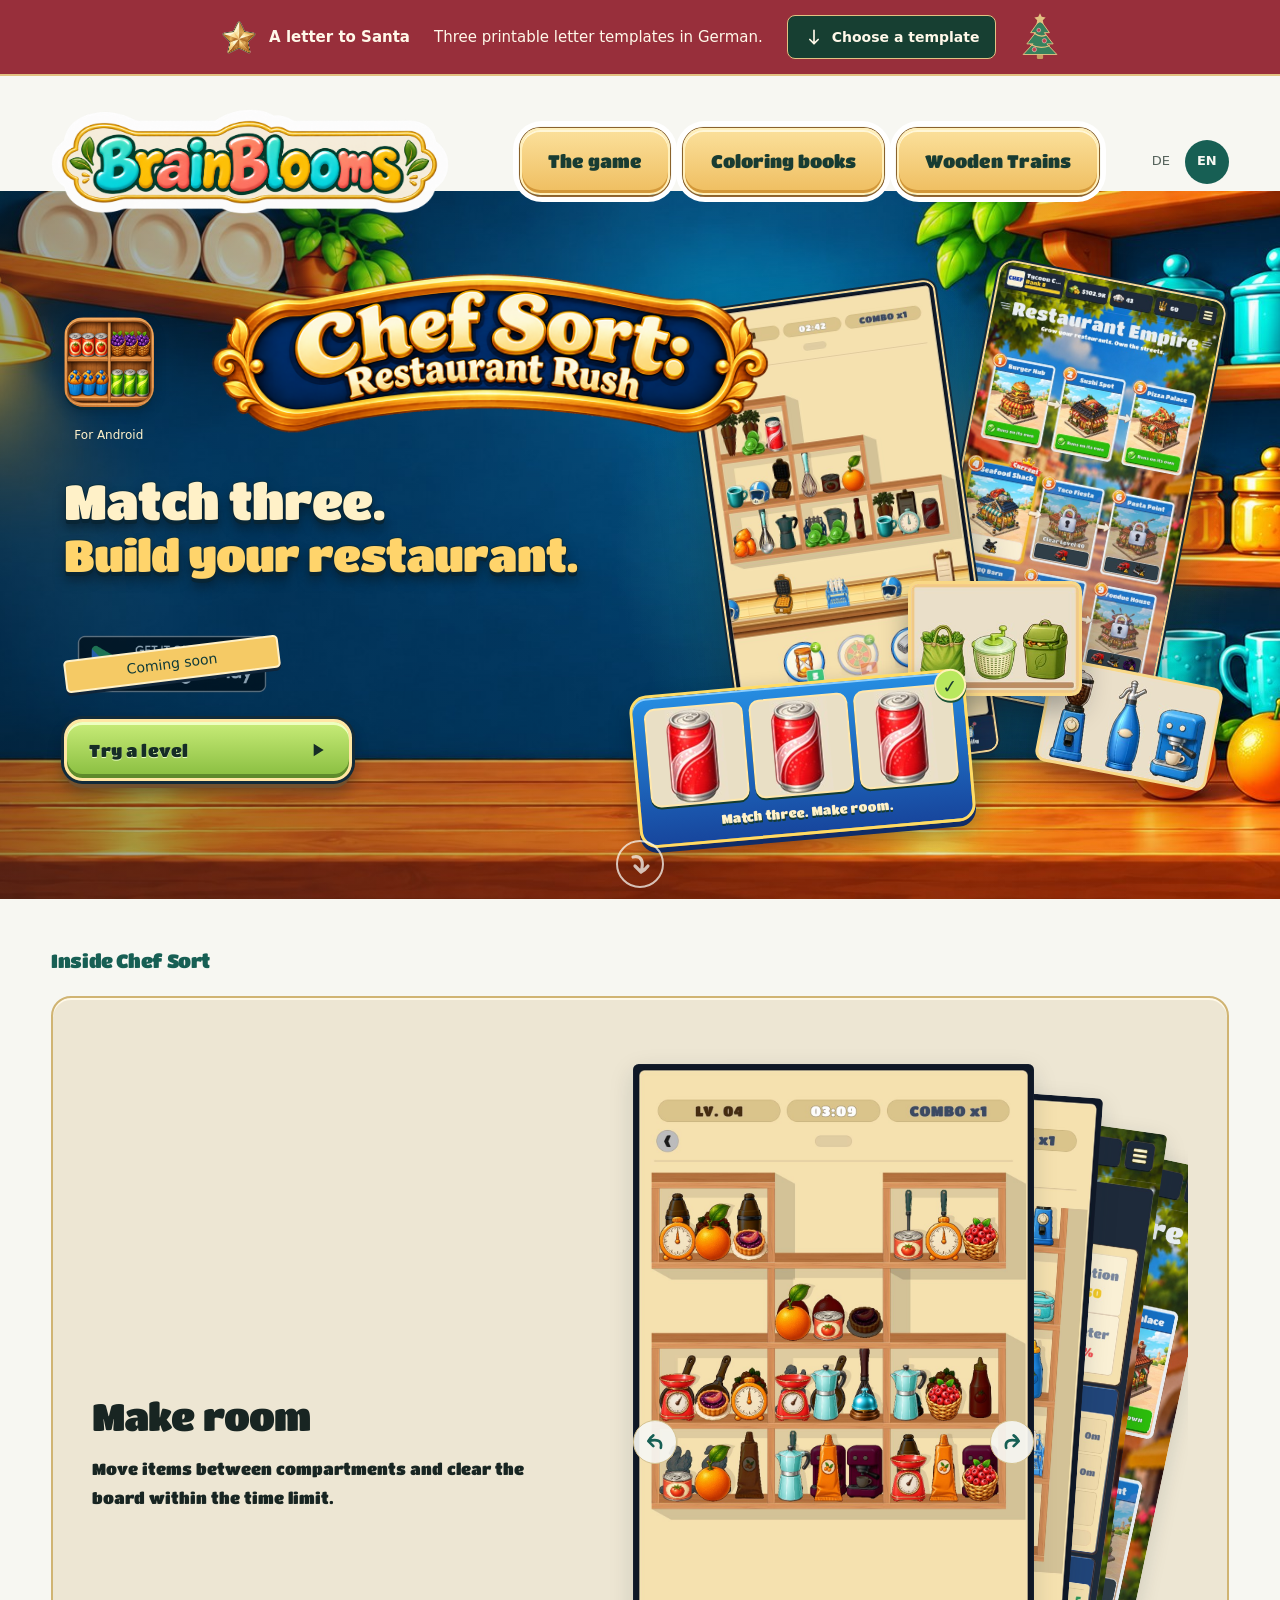
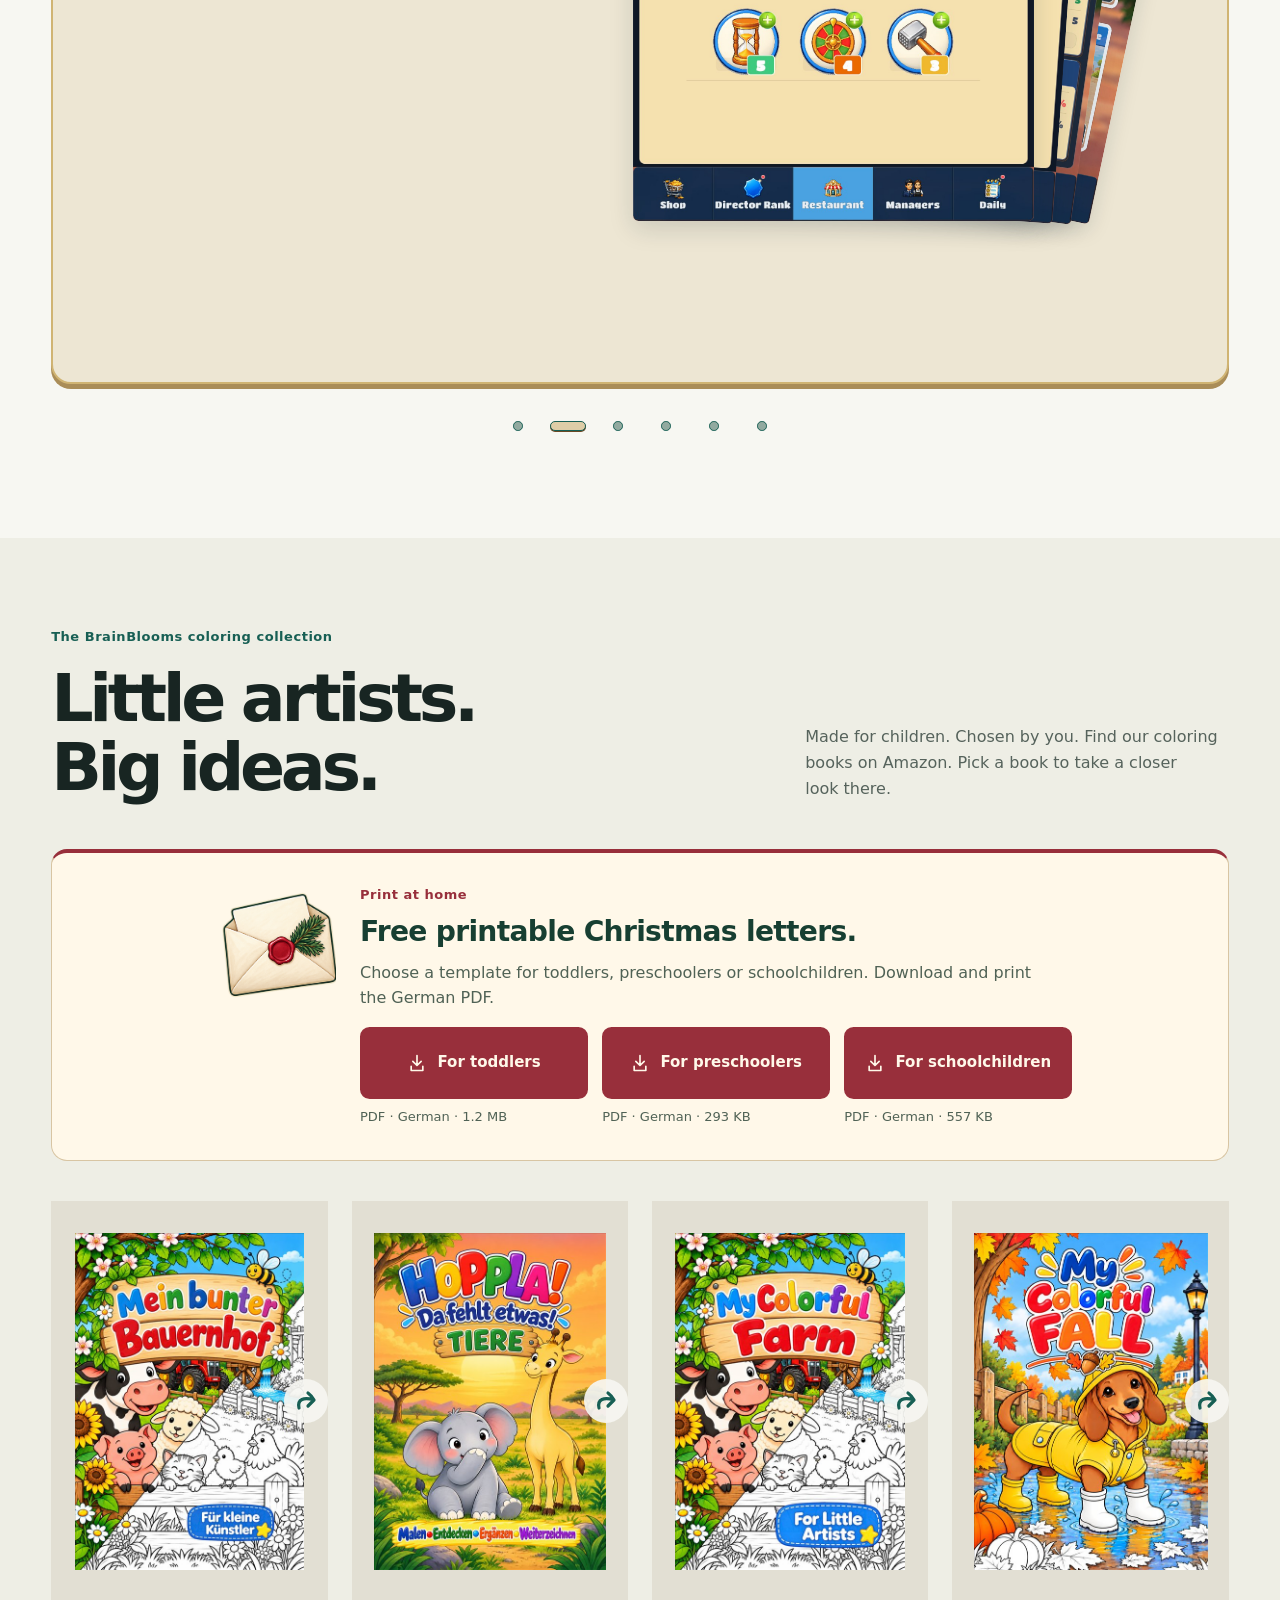
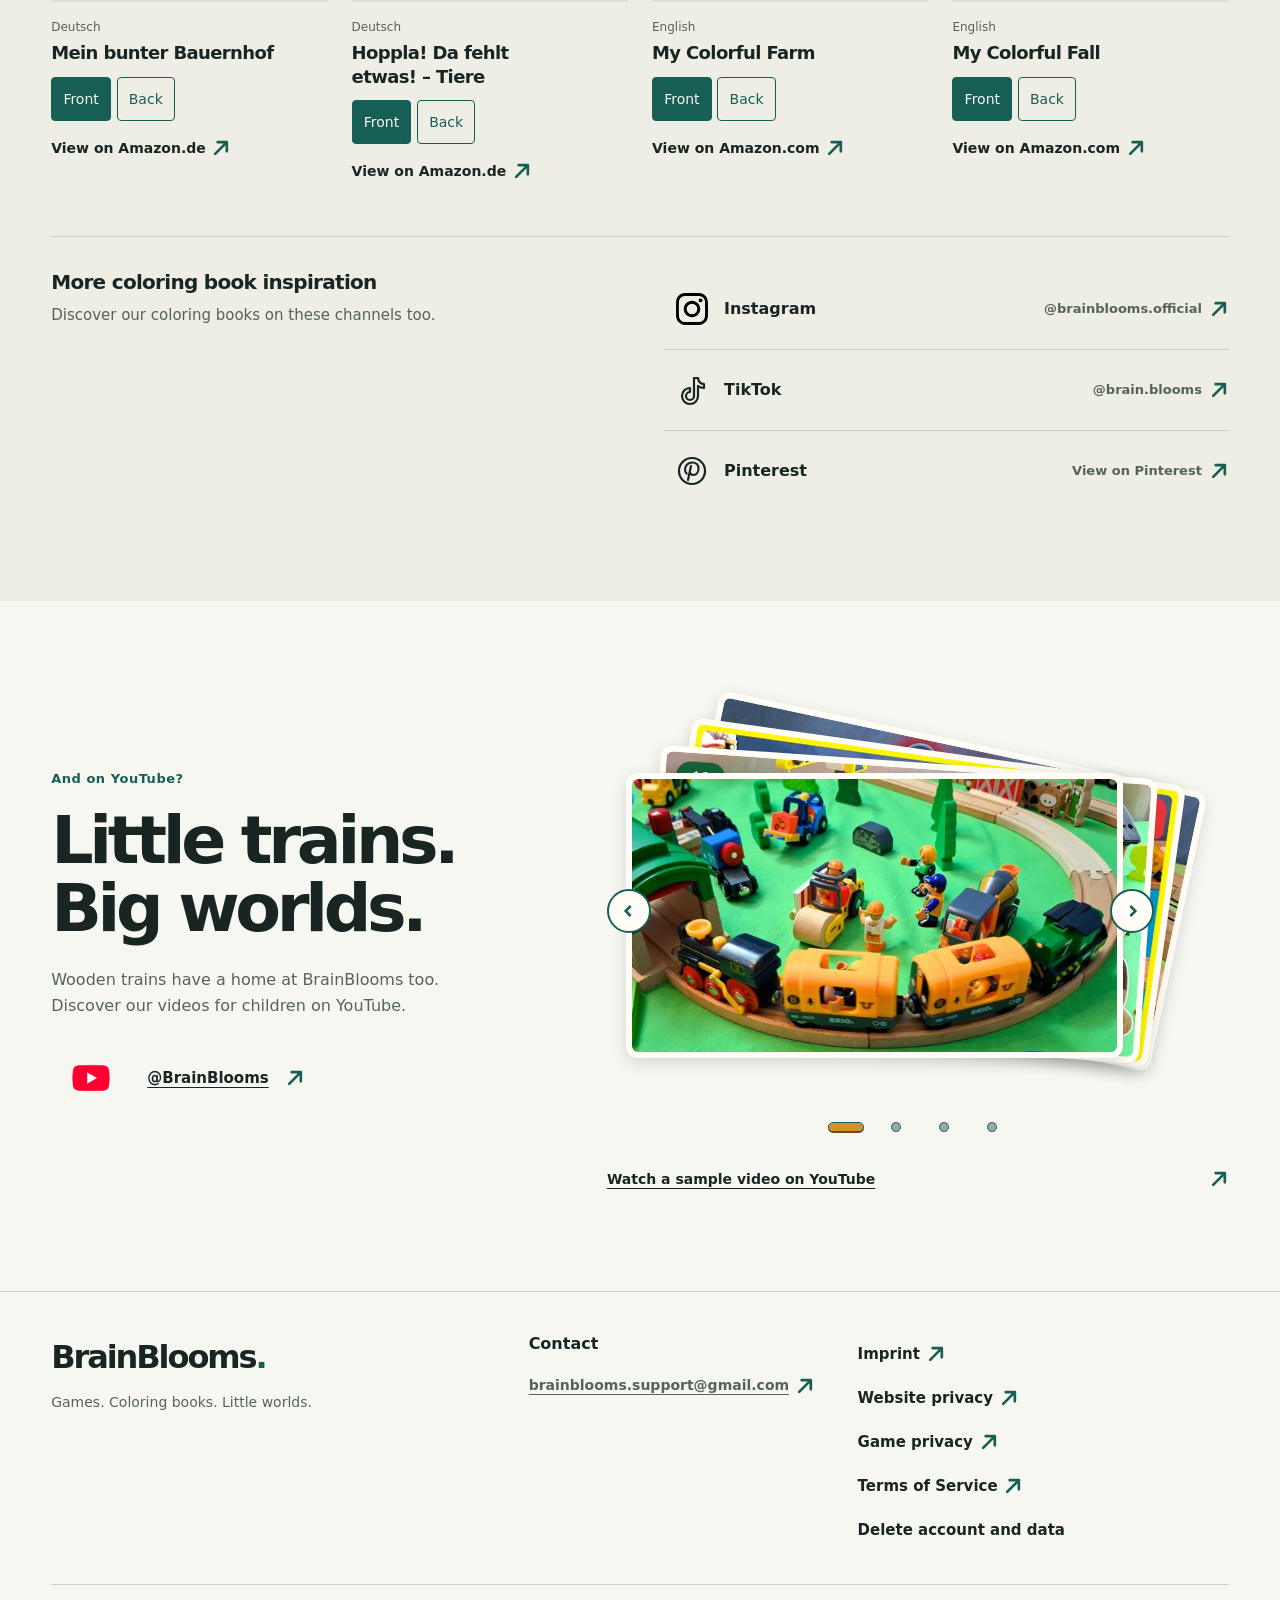
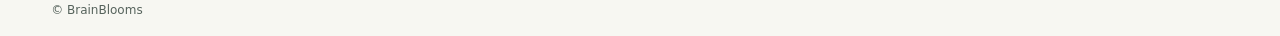
<file: index.html>
<!doctype html>
<html lang="de">
<head>
  <meta charset="utf-8"><meta name="viewport" content="width=device-width, initial-scale=1">

  <meta name="description" content="BrainBlooms: Chef Sort: Restaurant Rush, Malbücher und Holzeisenbahnvideos.">
  <meta name="theme-color" content="#F7F7F2">
  <title>BrainBlooms – Spiele, Malbücher &amp; Videos</title>
  <script src="site-assets/language-preference.js?v=6e4a8bb40b"></script><link rel="stylesheet" href="site-assets/style.css?v=4a80e70e13"><link rel="stylesheet" href="site-assets/game-showcase.css?v=e27983bac5"><link rel="stylesheet" href="site-assets/game-ui.css?v=8d82de65f2"><script src="site-assets/language.js?v=628a779cdf" defer></script><script src="site-assets/books.js?v=111619b588" defer></script><script src="site-assets/game-images.js?v=b083ee1e19" defer></script><script src="site-assets/game-showcase.js?v=68bdd2a86f" defer></script>


<link rel="stylesheet" href="site-assets/youtube-fan.css?v=e4c23b05ac"><link rel="icon" href="site-assets/favicon.ico" sizes="any"><link rel="icon" type="image/png" sizes="32x32" href="site-assets/images/chef-sort-app-icon-32.png"><link rel="icon" type="image/png" sizes="48x48" href="site-assets/images/chef-sort-app-icon-48.png"><link rel="apple-touch-icon" sizes="180x180" href="site-assets/images/chef-sort-app-icon-180.png"><meta property="og:type" content="website"><meta property="og:title" content="BrainBlooms - Chef Sort: Restaurant Rush"><meta property="og:url" content="https://brainblooms.de/"><meta property="og:image" content="https://brainblooms.de/site-assets/images/chef-sort-app-icon-512.png"><meta property="og:image:width" content="512"><meta property="og:image:height" content="512"><meta property="og:image:alt" content="Chef Sort: Restaurant Rush - App-Symbol"><link rel="canonical" href="https://brainblooms.de/"><link rel="stylesheet" href="site-assets/downloads.css?v=f0298f9eb5"></head>
<body id="anfang">


  <a class="skip-link" href="#inhalt"><span data-lang="de">Zum Inhalt</span><span data-lang="en" lang="en" hidden>Skip to content</span></a>
  <nav class="page-jumps" aria-label="Seitensprünge" data-label-de="Seitensprünge" data-label-en="Page jumps" hidden>
    <a class="jump-circle" href="#anfang" aria-label="Zum Seitenanfang" data-label-de="Zum Seitenanfang" data-label-en="Go to the top of the page" title="Zum Seitenanfang" data-title-de="Zum Seitenanfang" data-title-en="Go to the top of the page"><svg class="icon" aria-hidden="true" focusable="false" xmlns="http://www.w3.org/2000/svg" viewBox="0 0 24 24" fill="none" stroke="currentColor" stroke-width="3.2" stroke-linecap="round" stroke-linejoin="round"><path d="M5 19C14 21 16 14 13 4M7 10Q10 7 13 4Q17 6 20 10"/></svg></a>
    <a class="jump-circle" href="#seitenende" aria-label="Zum Seitenende" data-label-de="Zum Seitenende" data-label-en="Go to the bottom of the page" title="Zum Seitenende" data-title-de="Zum Seitenende" data-title-en="Go to the bottom of the page"><svg class="icon" aria-hidden="true" focusable="false" xmlns="http://www.w3.org/2000/svg" viewBox="0 0 24 24" fill="none" stroke="currentColor" stroke-width="3.2" stroke-linecap="round" stroke-linejoin="round"><path d="M5 5C14 3 16 10 13 20M7 14Q10 17 13 20Q17 18 20 14"/></svg></a>
  </nav>
  <!-- download-banner:start -->
  <aside class="download-banner" data-download-banner aria-label="Briefvorlage zum Ausdrucken" data-label-de="Briefvorlage zum Ausdrucken" data-label-en="Printable letter template"><div class="download-banner-inner wrap"><p class="download-banner-copy"><strong><span class="christmas-sprite christmas-star" data-holiday-motion="star" aria-hidden="true"></span><span data-lang="de">Post für den Weihnachtsmann</span><span data-lang="en" lang="en" hidden>A letter to Santa</span></strong><span><span data-lang="de">Drei Briefvorlagen zum Ausdrucken.</span><span data-lang="en" lang="en" hidden>Three printable letter templates in German.</span></span></p><a class="banner-download" href="#weihnachtsvorlagen"><svg class="icon" aria-hidden="true" focusable="false" xmlns="http://www.w3.org/2000/svg" viewBox="0 0 24 24" fill="none" stroke="currentColor" stroke-width="2" stroke-linecap="round" stroke-linejoin="round"><path d="M12 4v16m-5-5 5 5 5-5"/></svg><span data-lang="de">Zu den Vorlagen</span><span data-lang="en" lang="en" hidden>Choose a template</span></a><svg class="banner-christmas-tree" aria-hidden="true" focusable="false" viewBox="0 0 64 80" xmlns="http://www.w3.org/2000/svg"><rect x="27" y="60" width="10" height="15" rx="2" fill="#c99b61"/><path d="M32 12 17 33h8L11 51h10L5 68h54L43 51h10L39 33h8Z" fill="#37805d" stroke="#e2c282" stroke-width="1.5" stroke-linejoin="round"/><path d="m32 2 2.8 5.7 6.2.9-4.5 4.4 1.1 6.2-5.6-3-5.6 3 1.1-6.2-4.5-4.4 6.2-.9Z" fill="#e2c282"/><path d="M23 34q9 7 18 3M17 52q15 8 30 2" fill="none" stroke="#e2c282" stroke-width="2" stroke-linecap="round"/><g fill="#c34350" stroke="#fff8e9" stroke-width=".7"><circle cx="30" cy="29" r="3"/><circle cx="39" cy="46" r="3.5"/><circle cx="23" cy="60" r="3.5"/></g></svg></div></aside>
  <!-- download-banner:end -->
  <header class="site-header wrap">
    <div class="wordmark has-wordmark-image"><img class="wordmark-image" src="site-assets/images/brainblooms-wordmark-white-outline-v2.png" width="720" height="159" alt="BrainBlooms"></div>
    <nav class="main-nav" aria-label="Hauptnavigation" data-label-de="Hauptnavigation" data-label-en="Main navigation"><a href="#spiel"><span data-lang="de">Das Spiel</span><span data-lang="en" lang="en" hidden>The game</span></a><a href="#malbuecher"><span data-lang="de">Malbücher</span><span data-lang="en" lang="en" hidden>Coloring books</span></a><a href="#youtube"><span data-lang="de">Holzzüge</span><span data-lang="en" lang="en" hidden>Wooden Trains</span></a></nav>
    <div class="language-switch" id="language-switch" role="group" aria-label="Sprache wählen" data-label-de="Sprache wählen" data-label-en="Choose language" hidden><button type="button" data-set-lang="de" aria-pressed="true" lang="de">DE<span class="sr-only"> – Deutsch</span></button><button type="button" data-set-lang="en" aria-pressed="false" lang="en">EN<span class="sr-only"> – English</span></button></div>
  </header>
  <main id="inhalt" tabindex="-1">
    <section class="game-section banner" id="spiel" aria-labelledby="game-title"><div class="copy"><div class="game-brand"><figure class="app-identity"><img class="game-app-icon" src="site-assets/images/chef-sort-app-icon-128.png" width="128" height="128" alt="Chef Sort - App-Symbol" data-alt-de="Chef Sort - App-Symbol" data-alt-en="Chef Sort app icon" decoding="async"><figcaption><span data-lang="de">Für Android</span><span data-lang="en" lang="en" hidden>For Android</span></figcaption></figure><img class="game-logo" src="site-assets/images/chef-sort-logo-1200.png" srcset="site-assets/images/chef-sort-logo-600.png 600w, site-assets/images/chef-sort-logo-1200.png 1200w" sizes="(max-width: 800px) 90vw, 52vw" width="1200" height="400" alt="Chef Sort: Restaurant Rush" fetchpriority="high"></div><h1 id="game-title"><span data-lang="de"><span class="headline-line">Drei gleiche.</span><span class="headline-line headline-accent">Dein Restaurant.</span></span><span data-lang="en" lang="en" hidden><span class="headline-line">Match three.</span><span class="headline-line headline-accent">Build your restaurant.</span></span></h1><div class="hero-breathing-room" aria-hidden="true"></div><div class="google-play-pending"><p class="google-play-note"><span data-lang="de">Demnächst</span><span data-lang="en" lang="en" hidden>Coming soon</span></p><img class="google-play-badge" src="site-assets/images/google-play-badge-de.png" data-src-de="site-assets/images/google-play-badge-de.png" data-src-en="site-assets/images/google-play-badge-en.png" width="646" height="250" alt="Jetzt bei Google Play" data-alt-de="Jetzt bei Google Play" data-alt-en="Get it on Google Play"></div><div class="hero-actions"><a class="button-link is-play" href="play/"><span data-lang="de">Level ausprobieren</span><span data-lang="en" lang="en" hidden>Try a level</span><svg class="icon" aria-hidden="true" focusable="false" xmlns="http://www.w3.org/2000/svg" viewBox="0 0 24 24" fill="currentColor"><path d="M8 4.5v15L20 12Z"/></svg></a></div></div><div class="scene" role="group" aria-label="Sortieransicht und Restaurantübersicht aus Chef Sort" data-label-de="Sortieransicht und Restaurantübersicht aus Chef Sort" data-label-en="Sorting view and restaurant overview from Chef Sort"><img class="shot back" src="site-assets/game/de-franchise-540.jpg" data-src-de="site-assets/game/de-franchise-540.jpg" data-src-en="site-assets/game/en-franchise-540.jpg" width="1080" height="2040" alt="" decoding="async"><a class="shot front game-view hero-game-view" href="site-assets/game/de-01-hero-1080.jpg" data-full-de="site-assets/game/de-01-hero-1080.jpg" data-full-en="site-assets/game/en-01-hero-1080.jpg" aria-label="Sortierrunde vergrößern" data-label-de="Sortierrunde vergrößern" data-label-en="Enlarge sorting round"><img class="game-screenshot" src="site-assets/game/de-01-hero-540.jpg" data-src-de="site-assets/game/de-01-hero-540.jpg" data-src-en="site-assets/game/en-01-hero-540.jpg" width="1080" height="2040" alt="Drei gleiche Gegenstände im Regal kombinieren" data-alt-de="Drei gleiche Gegenstände im Regal kombinieren" data-alt-en="Match three identical items on the shelves" decoding="async"></a><div class="match-trio"><div class="match-pieces" aria-hidden="true"><span class="match-piece"><svg xmlns="http://www.w3.org/2000/svg" viewBox="280 452 120 200" aria-hidden="true" focusable="false"><defs><clipPath id="hero-item-crop-1" clipPathUnits="userSpaceOnUse"><rect x="280" y="452" width="120" height="200"/></clipPath></defs><image href="site-assets/images/game-item-overview.jpg" width="2850" height="2850" clip-path="url(#hero-item-crop-1)"/></svg></span><span class="match-piece"><svg xmlns="http://www.w3.org/2000/svg" viewBox="280 452 120 200" aria-hidden="true" focusable="false"><defs><clipPath id="hero-item-crop-2" clipPathUnits="userSpaceOnUse"><rect x="280" y="452" width="120" height="200"/></clipPath></defs><image href="site-assets/images/game-item-overview.jpg" width="2850" height="2850" clip-path="url(#hero-item-crop-2)"/></svg></span><span class="match-piece"><svg xmlns="http://www.w3.org/2000/svg" viewBox="280 452 120 200" aria-hidden="true" focusable="false"><defs><clipPath id="hero-item-crop-3" clipPathUnits="userSpaceOnUse"><rect x="280" y="452" width="120" height="200"/></clipPath></defs><image href="site-assets/images/game-item-overview.jpg" width="2850" height="2850" clip-path="url(#hero-item-crop-3)"/></svg></span><span class="match-check">✓</span></div><p><span data-lang="de">Drei gleiche. Platz frei.</span><span data-lang="en" lang="en" hidden>Match three. Make room.</span></p></div><span class="item-card cool"><svg xmlns="http://www.w3.org/2000/svg" viewBox="1730 2525 490 295" aria-hidden="true" focusable="false"><defs><clipPath id="hero-item-crop-4" clipPathUnits="userSpaceOnUse"><rect x="1730" y="2525" width="490" height="295"/></clipPath></defs><image href="site-assets/images/game-item-overview.jpg" width="2850" height="2850" clip-path="url(#hero-item-crop-4)"/></svg></span><span class="item-card fresh"><svg xmlns="http://www.w3.org/2000/svg" viewBox="615 710 530 345" aria-hidden="true" focusable="false"><defs><clipPath id="hero-item-crop-5" clipPathUnits="userSpaceOnUse"><rect x="615" y="710" width="530" height="345"/></clipPath></defs><image href="site-assets/images/game-item-overview.jpg" width="2850" height="2850" clip-path="url(#hero-item-crop-5)"/></svg></span></div></section>
  <section class="gallery-section game-carousel-section wrap" id="einblicke" aria-labelledby="carousel-title">
    <header class="showcase-intro"><h2 id="carousel-title"><span data-lang="de">So spielt sich Chef Sort</span><span data-lang="en" lang="en" hidden>Inside Chef Sort</span></h2></header>
    <div class="game-carousel has-fan" data-showcase="carousel" role="region" aria-label="Spieleinblicke" data-label-de="Spieleinblicke" data-label-en="Gameplay highlights">
      <div class="carousel-layout">
        <div class="carousel-slides"><article class="carousel-slide" data-slide><div class="carousel-copy"><h3><span data-lang="de">Level 3 meistern</span><span data-lang="en" lang="en" hidden>Master level 3</span></h3><p><span data-lang="de">Neue Gegenstände und gesperrte Fächer bringen Abwechslung in deine Sortierrunden.</span><span data-lang="en" lang="en" hidden>New items and locked compartments bring variety to your sorting rounds.</span></p></div></article><article class="carousel-slide" data-slide><div class="carousel-copy"><h3><span data-lang="de">Platz schaffen</span><span data-lang="en" lang="en" hidden>Make room</span></h3><p><span data-lang="de">Verschiebe Gegenstände zwischen den Fächern und leere das Spielfeld innerhalb des Zeitlimits.</span><span data-lang="en" lang="en" hidden>Move items between compartments and clear the board within the time limit.</span></p></div></article><article class="carousel-slide" data-slide><div class="carousel-copy"><h3><span data-lang="de">Neue Regale entdecken</span><span data-lang="en" lang="en" hidden>Discover new shelves</span></h3><p><span data-lang="de">Unterschiedliche Regallayouts und Levelmechaniken bringen Abwechslung in deine Sortierrunden.</span><span data-lang="en" lang="en" hidden>Different shelf layouts and level mechanics bring variety to your sorting rounds.</span></p></div></article><article class="carousel-slide" data-slide><div class="carousel-copy"><h3><span data-lang="de">Restaurants entwickeln</span><span data-lang="en" lang="en" hidden>Develop your restaurants</span></h3><p><span data-lang="de">Schalte Restaurants frei, kaufe Upgrades und setze Manager ein. Erspielte Boni verbessern deine Restaurants zeitweise.</span><span data-lang="en" lang="en" hidden>Unlock restaurants, buy upgrades and assign managers. Earned bonuses temporarily improve your restaurants.</span></p></div></article><article class="carousel-slide" data-slide><div class="carousel-copy"><h3><span data-lang="de">Dein Restaurant-Imperium</span><span data-lang="en" lang="en" hidden>Your restaurant empire</span></h3><p><span data-lang="de">Entdecke deine Restaurants und sieh, welche Standorte du als Nächstes freischalten kannst.</span><span data-lang="en" lang="en" hidden>Explore your restaurants and see which locations you can unlock next.</span></p></div></article><article class="carousel-slide" data-slide><div class="carousel-copy"><h3><span data-lang="de">Die Welt der Gegenstände</span><span data-lang="en" lang="en" hidden>The world of items</span></h3><p><span data-lang="de">Entdecke die Gegenstände, die du in Chef Sort sortierst und kombinierst.</span><span data-lang="en" lang="en" hidden>Discover the items you sort and match in Chef Sort.</span></p></div></article></div>
        <div class="carousel-fan"><div class="stack-stage"><figure class="stack-card" data-card data-kind="screenshot"><a class="game-view" href="site-assets/game/de-level-03-1080.jpg" data-full-de="site-assets/game/de-level-03-1080.jpg" data-full-en="site-assets/game/en-level-03-1080.jpg" aria-label="Level 3 meistern – vergrößern" data-label-de="Level 3 meistern – vergrößern" data-label-en="Master level 3 – Enlarge"><img class="game-screenshot" src="site-assets/game/de-level-03-1080.jpg" data-src-de="site-assets/game/de-level-03-1080.jpg" data-src-en="site-assets/game/en-level-03-1080.jpg" width="1080" height="2040" alt="Level 3 meistern" data-alt-de="Level 3 meistern" data-alt-en="Master level 3" loading="lazy" decoding="async"></a><figcaption class="sr-only"><span data-lang="de">Level 3 meistern</span><span data-lang="en" lang="en" hidden>Master level 3</span></figcaption></figure><figure class="stack-card" data-card data-kind="screenshot"><a class="game-view" href="site-assets/game/de-02-sorting-1080.jpg" data-full-de="site-assets/game/de-02-sorting-1080.jpg" data-full-en="site-assets/game/en-02-sorting-1080.jpg" aria-label="Platz schaffen – vergrößern" data-label-de="Platz schaffen – vergrößern" data-label-en="Make room – Enlarge"><img class="game-screenshot" src="site-assets/game/de-02-sorting-1080.jpg" data-src-de="site-assets/game/de-02-sorting-1080.jpg" data-src-en="site-assets/game/en-02-sorting-1080.jpg" width="1080" height="2040" alt="Platz schaffen" data-alt-de="Platz schaffen" data-alt-en="Make room" loading="lazy" decoding="async"></a><figcaption class="sr-only"><span data-lang="de">Platz schaffen</span><span data-lang="en" lang="en" hidden>Make room</span></figcaption></figure><figure class="stack-card" data-card data-kind="screenshot"><a class="game-view" href="site-assets/game/de-03-gravity-1080.jpg" data-full-de="site-assets/game/de-03-gravity-1080.jpg" data-full-en="site-assets/game/en-03-gravity-1080.jpg" aria-label="Neue Regale entdecken – vergrößern" data-label-de="Neue Regale entdecken – vergrößern" data-label-en="Discover new shelves – Enlarge"><img class="game-screenshot" src="site-assets/game/de-03-gravity-1080.jpg" data-src-de="site-assets/game/de-03-gravity-1080.jpg" data-src-en="site-assets/game/en-03-gravity-1080.jpg" width="1080" height="2040" alt="Neue Regale entdecken" data-alt-de="Neue Regale entdecken" data-alt-en="Discover new shelves" loading="lazy" decoding="async"></a><figcaption class="sr-only"><span data-lang="de">Neue Regale entdecken</span><span data-lang="en" lang="en" hidden>Discover new shelves</span></figcaption></figure><figure class="stack-card" data-card data-kind="screenshot"><a class="game-view" href="site-assets/game/de-04-burger-restaurant-1080.jpg" data-full-de="site-assets/game/de-04-burger-restaurant-1080.jpg" data-full-en="site-assets/game/en-04-burger-restaurant-1080.jpg" aria-label="Restaurants entwickeln – vergrößern" data-label-de="Restaurants entwickeln – vergrößern" data-label-en="Develop your restaurants – Enlarge"><img class="game-screenshot" src="site-assets/game/de-04-burger-restaurant-1080.jpg" data-src-de="site-assets/game/de-04-burger-restaurant-1080.jpg" data-src-en="site-assets/game/en-04-burger-restaurant-1080.jpg" width="1080" height="2040" alt="Restaurants entwickeln" data-alt-de="Restaurants entwickeln" data-alt-en="Develop your restaurants" loading="lazy" decoding="async"></a><figcaption class="sr-only"><span data-lang="de">Restaurants entwickeln</span><span data-lang="en" lang="en" hidden>Develop your restaurants</span></figcaption></figure><figure class="stack-card" data-card data-kind="screenshot"><a class="game-view" href="site-assets/game/de-franchise-1080.jpg" data-full-de="site-assets/game/de-franchise-1080.jpg" data-full-en="site-assets/game/en-franchise-1080.jpg" aria-label="Dein Restaurant-Imperium – vergrößern" data-label-de="Dein Restaurant-Imperium – vergrößern" data-label-en="Your restaurant empire – Enlarge"><img class="game-screenshot" src="site-assets/game/de-franchise-1080.jpg" data-src-de="site-assets/game/de-franchise-1080.jpg" data-src-en="site-assets/game/en-franchise-1080.jpg" width="1080" height="2040" alt="Dein Restaurant-Imperium" data-alt-de="Dein Restaurant-Imperium" data-alt-en="Your restaurant empire" loading="lazy" decoding="async"></a><figcaption class="sr-only"><span data-lang="de">Dein Restaurant-Imperium</span><span data-lang="en" lang="en" hidden>Your restaurant empire</span></figcaption></figure><figure class="stack-card item-overview" data-card data-kind="overview"><a class="game-view" href="site-assets/images/game-item-overview.jpg" data-full-de="site-assets/images/game-item-overview.jpg" data-full-en="site-assets/images/game-item-overview.jpg" aria-label="Die Welt der Gegenstände" data-label-de="Die Welt der Gegenstände" data-label-en="The world of items"><img class="game-screenshot" src="site-assets/images/game-item-overview.jpg" data-src-de="site-assets/images/game-item-overview.jpg" data-src-en="site-assets/images/game-item-overview.jpg" width="1600" height="1600" alt="Die Welt der Gegenstände" data-alt-de="Die Welt der Gegenstände" data-alt-en="The world of items" loading="lazy" decoding="async"></a><figcaption class="sr-only"><span data-lang="de">Die Welt der Gegenstände</span><span data-lang="en" lang="en" hidden>The world of items</span></figcaption></figure><div class="showcase-image-controls" hidden><button class="showcase-prev" type="button" data-step="-1" aria-label="Vorheriges Bild" data-label-de="Vorheriges Bild" data-label-en="Previous image"><svg class="icon" aria-hidden="true" focusable="false" xmlns="http://www.w3.org/2000/svg" viewBox="0 0 24 24" fill="none" stroke="currentColor" stroke-width="3.2" stroke-linecap="round" stroke-linejoin="round"><path d="M5 19C14 21 16 14 13 4M7 10Q10 7 13 4Q17 6 20 10"/></svg></button><button class="showcase-next" type="button" data-step="1" aria-label="Nächstes Bild" data-label-de="Nächstes Bild" data-label-en="Next image"><svg class="icon" aria-hidden="true" focusable="false" xmlns="http://www.w3.org/2000/svg" viewBox="0 0 24 24" fill="none" stroke="currentColor" stroke-width="3.2" stroke-linecap="round" stroke-linejoin="round"><path d="M5 19C14 21 16 14 13 4M7 10Q10 7 13 4Q17 6 20 10"/></svg></button></div></div></div>
      </div><span class="sr-only" data-count role="status"></span>
      <div class="showcase-dots" hidden><button type="button" data-go="0" aria-label="Bild 1: Level 3 meistern" data-label-de="Bild 1: Level 3 meistern" data-label-en="Image 1: Master level 3"><span aria-hidden="true"></span></button><button type="button" data-go="1" aria-label="Bild 2: Platz schaffen" data-label-de="Bild 2: Platz schaffen" data-label-en="Image 2: Make room"><span aria-hidden="true"></span></button><button type="button" data-go="2" aria-label="Bild 3: Neue Regale entdecken" data-label-de="Bild 3: Neue Regale entdecken" data-label-en="Image 3: Discover new shelves"><span aria-hidden="true"></span></button><button type="button" data-go="3" aria-label="Bild 4: Restaurants entwickeln" data-label-de="Bild 4: Restaurants entwickeln" data-label-en="Image 4: Develop your restaurants"><span aria-hidden="true"></span></button><button type="button" data-go="4" aria-label="Bild 5: Dein Restaurant-Imperium" data-label-de="Bild 5: Dein Restaurant-Imperium" data-label-en="Image 5: Your restaurant empire"><span aria-hidden="true"></span></button><button type="button" data-go="5" aria-label="Bild 6: Die Welt der Gegenstände" data-label-de="Bild 6: Die Welt der Gegenstände" data-label-en="Image 6: The world of items"><span aria-hidden="true"></span></button></div>
    </div>
  </section><section class="books-section" id="malbuecher" aria-labelledby="books-title"><div class="wrap">
      <div class="section-intro"><div><p class="section-label"><span data-lang="de">Die Malbuchwelt von BrainBlooms</span><span data-lang="en" lang="en" hidden>The BrainBlooms coloring collection</span></p><h2 id="books-title"><span data-lang="de">Kleine Künstler.<br>Große Ideen.</span><span data-lang="en" lang="en" hidden>Little artists.<br>Big ideas.</span></h2></div><p class="intro-copy"><span data-lang="de">Für Kinder gemacht. Von dir entdeckt. Unsere Malbücher findest du auf Amazon – wähle ein Buch und schau es dir dort an.</span><span data-lang="en" lang="en" hidden>Made for children. Chosen by you. Find our coloring books on Amazon. Pick a book to take a closer look there.</span></p></div>
      <aside class="letter-download" id="weihnachtsvorlagen" tabindex="-1" aria-labelledby="letter-download-title"><div class="letter-download-inner"><span class="christmas-sprite christmas-letter christmas-letter-hero" aria-hidden="true"></span><div class="letter-copy"><p class="section-label"><span data-lang="de">Zum Ausdrucken</span><span data-lang="en" lang="en" hidden>Print at home</span></p><h3 id="letter-download-title"><span data-lang="de">Kostenlose Weihnachtsbriefe zum Ausdrucken.</span><span data-lang="en" lang="en" hidden>Free printable Christmas letters.</span></h3><p><span data-lang="de">Wähle die passende Vorlage: für Kleinkinder, Kindergartenkinder oder Schulkinder. Als PDF herunterladen und ausdrucken.</span><span data-lang="en" lang="en" hidden>Choose a template for toddlers, preschoolers or schoolchildren. Download and print the German PDF.</span></p></div><div class="letter-download-action"><div class="letter-template"><a class="pdf-download" href="site-assets/downloads/weihnachtsbrief-kleinkinder.pdf" download="weihnachtsbrief-kleinkinder.pdf" aria-describedby="letter-file-kleinkinder"><svg class="icon" aria-hidden="true" focusable="false" xmlns="http://www.w3.org/2000/svg" viewBox="0 0 24 24" fill="none" stroke="currentColor" stroke-width="2" stroke-linecap="round" stroke-linejoin="round"><path d="M12 3v12m-5-5 5 5 5-5M5 16v5h14v-5"/></svg><span data-lang="de">Für Kleinkinder</span><span data-lang="en" lang="en" hidden>For toddlers</span></a><p class="letter-file-info" id="letter-file-kleinkinder"><span data-lang="de">PDF &middot; Deutsch &middot; 1,2 MB</span><span data-lang="en" lang="en" hidden>PDF &middot; German &middot; 1.2 MB</span></p></div><div class="letter-template"><a class="pdf-download" href="site-assets/downloads/weihnachtsbrief-kindergarten.pdf" download="weihnachtsbrief-kindergarten.pdf" aria-describedby="letter-file-kindergarten"><svg class="icon" aria-hidden="true" focusable="false" xmlns="http://www.w3.org/2000/svg" viewBox="0 0 24 24" fill="none" stroke="currentColor" stroke-width="2" stroke-linecap="round" stroke-linejoin="round"><path d="M12 3v12m-5-5 5 5 5-5M5 16v5h14v-5"/></svg><span data-lang="de">Für Kindergartenkinder</span><span data-lang="en" lang="en" hidden>For preschoolers</span></a><p class="letter-file-info" id="letter-file-kindergarten"><span data-lang="de">PDF &middot; Deutsch &middot; 293 KB</span><span data-lang="en" lang="en" hidden>PDF &middot; German &middot; 293 KB</span></p></div><div class="letter-template"><a class="pdf-download" href="site-assets/downloads/weihnachtsbrief-schulkinder.pdf" download="weihnachtsbrief-schulkinder.pdf" aria-describedby="letter-file-schulkinder"><svg class="icon" aria-hidden="true" focusable="false" xmlns="http://www.w3.org/2000/svg" viewBox="0 0 24 24" fill="none" stroke="currentColor" stroke-width="2" stroke-linecap="round" stroke-linejoin="round"><path d="M12 3v12m-5-5 5 5 5-5M5 16v5h14v-5"/></svg><span data-lang="de">Für Schulkinder</span><span data-lang="en" lang="en" hidden>For schoolchildren</span></a><p class="letter-file-info" id="letter-file-schulkinder"><span data-lang="de">PDF &middot; Deutsch &middot; 557 KB</span><span data-lang="en" lang="en" hidden>PDF &middot; German &middot; 557 KB</span></p></div></div></div></aside>
      <div class="book-spread"><article class="book-entry" data-book="farm-de" data-title="Mein bunter Bauernhof" data-side="front" aria-labelledby="title-farm-de">
    <div class="book-stage"><a class="book-view" href="site-assets/books/farm-de-front.jpg" aria-label="Mein bunter Bauernhof – Vorderseite vergrößern" data-label-de="Mein bunter Bauernhof – Vorderseite vergrößern" data-label-en="Mein bunter Bauernhof – Enlarge front cover"><img class="book-cover" src="site-assets/books/farm-de-front-thumb.jpg" width="476" height="700" loading="lazy" decoding="async" alt="Mein bunter Bauernhof – Vorderseite" data-alt-de="Mein bunter Bauernhof – Vorderseite" data-alt-en="Mein bunter Bauernhof – Front cover"></a><button type="button" class="book-image-arrow is-prev" data-book-step="-1" hidden aria-label="Vorherige Buchansicht" data-label-de="Vorherige Buchansicht" data-label-en="Previous cover view"><svg class="icon" aria-hidden="true" focusable="false" xmlns="http://www.w3.org/2000/svg" viewBox="0 0 24 24" fill="none" stroke="currentColor" stroke-width="3.2" stroke-linecap="round" stroke-linejoin="round"><path d="M5 19C14 21 16 14 13 4M7 10Q10 7 13 4Q17 6 20 10"/></svg></button><button type="button" class="book-image-arrow is-next" data-book-step="1" hidden aria-label="Nächste Buchansicht" data-label-de="Nächste Buchansicht" data-label-en="Next cover view"><svg class="icon" aria-hidden="true" focusable="false" xmlns="http://www.w3.org/2000/svg" viewBox="0 0 24 24" fill="none" stroke="currentColor" stroke-width="3.2" stroke-linecap="round" stroke-linejoin="round"><path d="M5 19C14 21 16 14 13 4M7 10Q10 7 13 4Q17 6 20 10"/></svg></button></div>
    <p class="book-language">Deutsch</p><h3 id="title-farm-de">Mein bunter Bauernhof</h3>
    <div class="book-face-controls" role="group" aria-label="Buchansicht wählen" data-label-de="Buchansicht wählen" data-label-en="Choose cover view" hidden><button type="button" data-book-side="front" aria-pressed="true"><span data-lang="de">Vorne</span><span data-lang="en" lang="en" hidden>Front</span></button><button type="button" data-book-side="back" aria-pressed="false"><span data-lang="de">Hinten</span><span data-lang="en" lang="en" hidden>Back</span></button></div>
    <p class="sr-only" data-current-side role="status" hidden></p>
    <a class="book-link" href="https://www.amazon.de/dp/B0HKRVNMDD" rel="noreferrer"><span class="book-action"><span><span data-lang="de">Auf Amazon.de ansehen</span><span data-lang="en" lang="en" hidden>View on Amazon.de</span></span><svg class="icon" aria-hidden="true" focusable="false" xmlns="http://www.w3.org/2000/svg" viewBox="0 0 24 24" fill="none" stroke="currentColor" stroke-width="3.2" stroke-linecap="round" stroke-linejoin="round"><path d="M5 19 19 5M8 5h11v11"/></svg></span></a>
  </article>
<article class="book-entry" data-book="animals-de" data-title="Hoppla! Da fehlt etwas! – Tiere" data-side="front" aria-labelledby="title-animals-de">
    <div class="book-stage"><a class="book-view" href="site-assets/books/animals-de-front.jpg" aria-label="Hoppla! Da fehlt etwas! – Tiere – Vorderseite vergrößern" data-label-de="Hoppla! Da fehlt etwas! – Tiere – Vorderseite vergrößern" data-label-en="Hoppla! Da fehlt etwas! – Tiere – Enlarge front cover"><img class="book-cover" src="site-assets/books/animals-de-front-thumb.jpg" width="481" height="700" loading="lazy" decoding="async" alt="Hoppla! Da fehlt etwas! – Tiere – Vorderseite" data-alt-de="Hoppla! Da fehlt etwas! – Tiere – Vorderseite" data-alt-en="Hoppla! Da fehlt etwas! – Tiere – Front cover"></a><button type="button" class="book-image-arrow is-prev" data-book-step="-1" hidden aria-label="Vorherige Buchansicht" data-label-de="Vorherige Buchansicht" data-label-en="Previous cover view"><svg class="icon" aria-hidden="true" focusable="false" xmlns="http://www.w3.org/2000/svg" viewBox="0 0 24 24" fill="none" stroke="currentColor" stroke-width="3.2" stroke-linecap="round" stroke-linejoin="round"><path d="M5 19C14 21 16 14 13 4M7 10Q10 7 13 4Q17 6 20 10"/></svg></button><button type="button" class="book-image-arrow is-next" data-book-step="1" hidden aria-label="Nächste Buchansicht" data-label-de="Nächste Buchansicht" data-label-en="Next cover view"><svg class="icon" aria-hidden="true" focusable="false" xmlns="http://www.w3.org/2000/svg" viewBox="0 0 24 24" fill="none" stroke="currentColor" stroke-width="3.2" stroke-linecap="round" stroke-linejoin="round"><path d="M5 19C14 21 16 14 13 4M7 10Q10 7 13 4Q17 6 20 10"/></svg></button></div>
    <p class="book-language">Deutsch</p><h3 id="title-animals-de">Hoppla! Da fehlt etwas! – Tiere</h3>
    <div class="book-face-controls" role="group" aria-label="Buchansicht wählen" data-label-de="Buchansicht wählen" data-label-en="Choose cover view" hidden><button type="button" data-book-side="front" aria-pressed="true"><span data-lang="de">Vorne</span><span data-lang="en" lang="en" hidden>Front</span></button><button type="button" data-book-side="back" aria-pressed="false"><span data-lang="de">Hinten</span><span data-lang="en" lang="en" hidden>Back</span></button></div>
    <p class="sr-only" data-current-side role="status" hidden></p>
    <a class="book-link" href="https://www.amazon.de/dp/B0HL6QCTC6" rel="noreferrer"><span class="book-action"><span><span data-lang="de">Auf Amazon.de ansehen</span><span data-lang="en" lang="en" hidden>View on Amazon.de</span></span><svg class="icon" aria-hidden="true" focusable="false" xmlns="http://www.w3.org/2000/svg" viewBox="0 0 24 24" fill="none" stroke="currentColor" stroke-width="3.2" stroke-linecap="round" stroke-linejoin="round"><path d="M5 19 19 5M8 5h11v11"/></svg></span></a>
  </article>
<article class="book-entry" data-book="farm-en" data-title="My Colorful Farm" data-side="front" aria-labelledby="title-farm-en">
    <div class="book-stage"><a class="book-view" href="site-assets/books/farm-en-front.jpg" aria-label="My Colorful Farm – Vorderseite vergrößern" data-label-de="My Colorful Farm – Vorderseite vergrößern" data-label-en="My Colorful Farm – Enlarge front cover"><img class="book-cover" src="site-assets/books/farm-en-front-thumb.jpg" width="476" height="700" loading="lazy" decoding="async" alt="My Colorful Farm – Vorderseite" data-alt-de="My Colorful Farm – Vorderseite" data-alt-en="My Colorful Farm – Front cover"></a><button type="button" class="book-image-arrow is-prev" data-book-step="-1" hidden aria-label="Vorherige Buchansicht" data-label-de="Vorherige Buchansicht" data-label-en="Previous cover view"><svg class="icon" aria-hidden="true" focusable="false" xmlns="http://www.w3.org/2000/svg" viewBox="0 0 24 24" fill="none" stroke="currentColor" stroke-width="3.2" stroke-linecap="round" stroke-linejoin="round"><path d="M5 19C14 21 16 14 13 4M7 10Q10 7 13 4Q17 6 20 10"/></svg></button><button type="button" class="book-image-arrow is-next" data-book-step="1" hidden aria-label="Nächste Buchansicht" data-label-de="Nächste Buchansicht" data-label-en="Next cover view"><svg class="icon" aria-hidden="true" focusable="false" xmlns="http://www.w3.org/2000/svg" viewBox="0 0 24 24" fill="none" stroke="currentColor" stroke-width="3.2" stroke-linecap="round" stroke-linejoin="round"><path d="M5 19C14 21 16 14 13 4M7 10Q10 7 13 4Q17 6 20 10"/></svg></button></div>
    <p class="book-language">English</p><h3 id="title-farm-en">My Colorful Farm</h3>
    <div class="book-face-controls" role="group" aria-label="Buchansicht wählen" data-label-de="Buchansicht wählen" data-label-en="Choose cover view" hidden><button type="button" data-book-side="front" aria-pressed="true"><span data-lang="de">Vorne</span><span data-lang="en" lang="en" hidden>Front</span></button><button type="button" data-book-side="back" aria-pressed="false"><span data-lang="de">Hinten</span><span data-lang="en" lang="en" hidden>Back</span></button></div>
    <p class="sr-only" data-current-side role="status" hidden></p>
    <a class="book-link" href="https://www.amazon.com/dp/B0HN29BR28" rel="noreferrer"><span class="book-action"><span><span data-lang="de">Auf Amazon.com ansehen</span><span data-lang="en" lang="en" hidden>View on Amazon.com</span></span><svg class="icon" aria-hidden="true" focusable="false" xmlns="http://www.w3.org/2000/svg" viewBox="0 0 24 24" fill="none" stroke="currentColor" stroke-width="3.2" stroke-linecap="round" stroke-linejoin="round"><path d="M5 19 19 5M8 5h11v11"/></svg></span></a>
  </article>
<article class="book-entry" data-book="fall-en" data-title="My Colorful Fall" data-side="front" aria-labelledby="title-fall-en">
    <div class="book-stage"><a class="book-view" href="site-assets/books/fall-en-front.jpg" aria-label="My Colorful Fall – Vorderseite vergrößern" data-label-de="My Colorful Fall – Vorderseite vergrößern" data-label-en="My Colorful Fall – Enlarge front cover"><img class="book-cover" src="site-assets/books/fall-en-front-thumb.jpg" width="485" height="700" loading="lazy" decoding="async" alt="My Colorful Fall – Vorderseite" data-alt-de="My Colorful Fall – Vorderseite" data-alt-en="My Colorful Fall – Front cover"></a><button type="button" class="book-image-arrow is-prev" data-book-step="-1" hidden aria-label="Vorherige Buchansicht" data-label-de="Vorherige Buchansicht" data-label-en="Previous cover view"><svg class="icon" aria-hidden="true" focusable="false" xmlns="http://www.w3.org/2000/svg" viewBox="0 0 24 24" fill="none" stroke="currentColor" stroke-width="3.2" stroke-linecap="round" stroke-linejoin="round"><path d="M5 19C14 21 16 14 13 4M7 10Q10 7 13 4Q17 6 20 10"/></svg></button><button type="button" class="book-image-arrow is-next" data-book-step="1" hidden aria-label="Nächste Buchansicht" data-label-de="Nächste Buchansicht" data-label-en="Next cover view"><svg class="icon" aria-hidden="true" focusable="false" xmlns="http://www.w3.org/2000/svg" viewBox="0 0 24 24" fill="none" stroke="currentColor" stroke-width="3.2" stroke-linecap="round" stroke-linejoin="round"><path d="M5 19C14 21 16 14 13 4M7 10Q10 7 13 4Q17 6 20 10"/></svg></button></div>
    <p class="book-language">English</p><h3 id="title-fall-en">My Colorful Fall</h3>
    <div class="book-face-controls" role="group" aria-label="Buchansicht wählen" data-label-de="Buchansicht wählen" data-label-en="Choose cover view" hidden><button type="button" data-book-side="front" aria-pressed="true"><span data-lang="de">Vorne</span><span data-lang="en" lang="en" hidden>Front</span></button><button type="button" data-book-side="back" aria-pressed="false"><span data-lang="de">Hinten</span><span data-lang="en" lang="en" hidden>Back</span></button></div>
    <p class="sr-only" data-current-side role="status" hidden></p>
    <a class="book-link" href="https://www.amazon.com/dp/B0HKL1ZL3P" rel="noreferrer"><span class="book-action"><span><span data-lang="de">Auf Amazon.com ansehen</span><span data-lang="en" lang="en" hidden>View on Amazon.com</span></span><svg class="icon" aria-hidden="true" focusable="false" xmlns="http://www.w3.org/2000/svg" viewBox="0 0 24 24" fill="none" stroke="currentColor" stroke-width="3.2" stroke-linecap="round" stroke-linejoin="round"><path d="M5 19 19 5M8 5h11v11"/></svg></span></a>
  </article></div>
      <aside class="social-section" aria-labelledby="social-title"><div><h3 id="social-title"><span data-lang="de">Noch mehr Malbuchideen</span><span data-lang="en" lang="en" hidden>More coloring book inspiration</span></h3><p><span data-lang="de">Entdecke unsere Malbücher auch auf diesen Kanälen.</span><span data-lang="en" lang="en" hidden>Discover our coloring books on these channels too.</span></p></div><ul class="channel-list"><li><a href="https://www.instagram.com/brainblooms.official/" rel="noreferrer"><span class="brand-label"><span class="brand-mark" aria-hidden="true"><img class="brand-icon" src="site-assets/icons/instagram-black.svg" width="1000" height="1000" alt=""></span><span>Instagram</span></span><span class="channel-handle">@brainblooms.official <svg class="icon" aria-hidden="true" focusable="false" xmlns="http://www.w3.org/2000/svg" viewBox="0 0 24 24" fill="none" stroke="currentColor" stroke-width="3.2" stroke-linecap="round" stroke-linejoin="round"><path d="M5 19 19 5M8 5h11v11"/></svg></span></a></li><li><a href="https://www.tiktok.com/@brain.blooms" rel="noreferrer"><span class="brand-label"><span class="brand-mark" aria-hidden="true"><svg class="brand-icon" aria-hidden="true" focusable="false" xmlns="http://www.w3.org/2000/svg" viewBox="0 0 32 32" fill="none" stroke="currentColor" stroke-width="2.2" stroke-linecap="round" stroke-linejoin="round">
  <!-- Own outline drawing for the TikTok profile reference; not an official brand asset. TikTok trademark rights remain with its owner. -->
  <path d="M18 4h4c.5 4 2.5 6 6 6v4c-2.5 0-4.5-.8-6-2v10a8 8 0 1 1-8-8v4a4 4 0 1 0 4 4Z"/>
</svg></span><span>TikTok</span></span><span class="channel-handle">@brain.blooms <svg class="icon" aria-hidden="true" focusable="false" xmlns="http://www.w3.org/2000/svg" viewBox="0 0 24 24" fill="none" stroke="currentColor" stroke-width="3.2" stroke-linecap="round" stroke-linejoin="round"><path d="M5 19 19 5M8 5h11v11"/></svg></span></a></li><li><a href="https://pin.it/5O5hcjmCQ" rel="noreferrer"><span class="brand-label"><span class="brand-mark" aria-hidden="true"><svg class="brand-icon" aria-hidden="true" focusable="false" xmlns="http://www.w3.org/2000/svg" viewBox="0 0 32 32" fill="none" stroke="currentColor" stroke-width="2.2" stroke-linecap="round" stroke-linejoin="round">
  <!-- Own outline drawing requested for the Pinterest reference; not an official brand asset. Pinterest trademark rights remain with its owner. -->
  <circle cx="16" cy="16" r="13"/>
  <path d="m12 25 3-14m-.9 7c.7 1.5 2 2 3.4 2 3.1 0 5-3.1 5-6.4 0-3.8-2.6-6.1-6.1-6.1-4.4 0-7.4 3-7.4 7 0 1.8.6 3.2 1.7 4.1"/>
</svg></span><span>Pinterest</span></span><span class="channel-handle"><span data-lang="de">Auf Pinterest ansehen</span><span data-lang="en" lang="en" hidden>View on Pinterest</span> <svg class="icon" aria-hidden="true" focusable="false" xmlns="http://www.w3.org/2000/svg" viewBox="0 0 24 24" fill="none" stroke="currentColor" stroke-width="3.2" stroke-linecap="round" stroke-linejoin="round"><path d="M5 19 19 5M8 5h11v11"/></svg></span></a></li></ul></aside>
    </div></section>
    <section class="youtube-section wrap" id="youtube" aria-labelledby="youtube-title">
      <div class="youtube-copy"><p class="section-label"><span data-lang="de">Und auf YouTube?</span><span data-lang="en" lang="en" hidden>And on YouTube?</span></p><h2 id="youtube-title"><span data-lang="de">Kleine Züge.<br>Große Welten.</span><span data-lang="en" lang="en" hidden>Little trains.<br>Big worlds.</span></h2><p class="intro-copy"><span data-lang="de">Bei BrainBlooms fahren auch Holzeisenbahnen. Entdecke unsere Videos für Kinder auf YouTube.</span><span data-lang="en" lang="en" hidden>Wooden trains have a home at BrainBlooms too. Discover our videos for children on YouTube.</span></p><a class="text-link" href="https://www.youtube.com/@BrainBlooms" rel="noreferrer"><span class="brand-mark" aria-hidden="true"><img class="brand-icon youtube-icon" src="site-assets/icons/youtube-red.png" width="1255" height="1075" alt=""></span><span>@BrainBlooms</span><svg class="icon" aria-hidden="true" focusable="false" xmlns="http://www.w3.org/2000/svg" viewBox="0 0 24 24" fill="none" stroke="currentColor" stroke-width="3.2" stroke-linecap="round" stroke-linejoin="round"><path d="M5 19 19 5M8 5h11v11"/></svg></a></div>
      <div class="youtube-fan" role="group" aria-label="Einblicke in unsere Holzeisenbahn-Videos" data-label-de="Einblicke in unsere Holzeisenbahn-Videos" data-label-en="Wooden railway video previews"><div class="youtube-fan-stage"><div class="youtube-fan-card" data-depth="0"><img src="site-assets/images/youtube-trains-25-640.jpg" srcset="site-assets/images/youtube-trains-25-640.jpg 640w, site-assets/images/youtube-trains-25-1280.jpg 1280w" sizes="(max-width: 800px) 78vw, 45vw" width="1280" height="720" loading="lazy" decoding="async" alt="Holzeisenbahn mit bunten Zügen und Baustellenfahrzeugen" data-alt-de="Holzeisenbahn mit bunten Zügen und Baustellenfahrzeugen" data-alt-en="Wooden railway with colorful trains and construction vehicles"></div><div class="youtube-fan-card" data-depth="1" aria-hidden="true"><img src="site-assets/images/youtube-trains-12min-640.jpg" srcset="site-assets/images/youtube-trains-12min-640.jpg 640w, site-assets/images/youtube-trains-12min-1280.jpg 1280w" sizes="(max-width: 800px) 78vw, 45vw" width="1280" height="720" loading="lazy" decoding="async" alt="Holzeisenbahn mit roter Brücke, Kran und Polizeistation" data-alt-de="Holzeisenbahn mit roter Brücke, Kran und Polizeistation" data-alt-en="Wooden railway with a red bridge, crane and police station"></div><div class="youtube-fan-card" data-depth="2" aria-hidden="true"><img src="site-assets/images/youtube-trains-13-640.jpg" srcset="site-assets/images/youtube-trains-13-640.jpg 640w, site-assets/images/youtube-trains-13-1280.jpg 1280w" sizes="(max-width: 800px) 78vw, 45vw" width="1280" height="720" loading="lazy" decoding="async" alt="Holzzüge mit Güterwagen, ICE und Tunnel" data-alt-de="Holzzüge mit Güterwagen, ICE und Tunnel" data-alt-en="Wooden trains with freight cars, an ICE train and a tunnel"></div><div class="youtube-fan-card" data-depth="3" aria-hidden="true"><img src="site-assets/images/youtube-train-stunts-640.jpg" srcset="site-assets/images/youtube-train-stunts-640.jpg 640w, site-assets/images/youtube-train-stunts-1280.jpg 1280w" sizes="(max-width: 800px) 78vw, 45vw" width="1280" height="720" loading="lazy" decoding="async" alt="Train Stunts: Holzzug bei einem Sprung über die Gleise" data-alt-de="Train Stunts: Holzzug bei einem Sprung über die Gleise" data-alt-en="Train Stunts: a wooden train jumping over the tracks"></div><button class="youtube-fan-control is-prev" type="button" data-youtube-step="-1" aria-label="Vorheriges Bild" data-label-de="Vorheriges Bild" data-label-en="Previous image" hidden><svg viewBox="0 0 24 24" fill="none" stroke="currentColor" stroke-width="3" aria-hidden="true"><path d="m14 6-6 6 6 6"/></svg></button><button class="youtube-fan-control is-next" type="button" data-youtube-step="1" aria-label="Nächstes Bild" data-label-de="Nächstes Bild" data-label-en="Next image" hidden><svg viewBox="0 0 24 24" fill="none" stroke="currentColor" stroke-width="3" aria-hidden="true"><path d="m10 6 6 6-6 6"/></svg></button></div><div class="showcase-dots" hidden><button type="button" data-youtube-go="0" aria-pressed="true" aria-label="Bild 1: Holzeisenbahn mit bunten Zügen und Baustellenfahrzeugen" data-label-de="Bild 1: Holzeisenbahn mit bunten Zügen und Baustellenfahrzeugen" data-label-en="Image 1: Wooden railway with colorful trains and construction vehicles"><span aria-hidden="true"><span class="dot-progress"></span></span></button><button type="button" data-youtube-go="1" aria-pressed="false" aria-label="Bild 2: Holzeisenbahn mit roter Brücke, Kran und Polizeistation" data-label-de="Bild 2: Holzeisenbahn mit roter Brücke, Kran und Polizeistation" data-label-en="Image 2: Wooden railway with a red bridge, crane and police station"><span aria-hidden="true"><span class="dot-progress"></span></span></button><button type="button" data-youtube-go="2" aria-pressed="false" aria-label="Bild 3: Holzzüge mit Güterwagen, ICE und Tunnel" data-label-de="Bild 3: Holzzüge mit Güterwagen, ICE und Tunnel" data-label-en="Image 3: Wooden trains with freight cars, an ICE train and a tunnel"><span aria-hidden="true"><span class="dot-progress"></span></span></button><button type="button" data-youtube-go="3" aria-pressed="false" aria-label="Bild 4: Train Stunts: Holzzug bei einem Sprung über die Gleise" data-label-de="Bild 4: Train Stunts: Holzzug bei einem Sprung über die Gleise" data-label-en="Image 4: Train Stunts: a wooden train jumping over the tracks"><span aria-hidden="true"><span class="dot-progress"></span></span></button></div><p class="sr-only" data-youtube-status aria-live="polite" aria-atomic="true"></p><a class="youtube-action youtube-fan-link" href="https://youtu.be/R9Y5QX8LZ1w" rel="noreferrer"><span><span data-lang="de">Beispielvideo auf YouTube ansehen</span><span data-lang="en" lang="en" hidden>Watch a sample video on YouTube</span></span><svg class="icon" aria-hidden="true" focusable="false" xmlns="http://www.w3.org/2000/svg" viewBox="0 0 24 24" fill="none" stroke="currentColor" stroke-width="3.2" stroke-linecap="round" stroke-linejoin="round"><path d="M5 19 19 5M8 5h11v11"/></svg></a></div>
    </section>
  <dialog class="book-dialog" id="book-dialog" aria-labelledby="book-dialog-title"><h2 class="sr-only" id="book-dialog-title"></h2><div class="book-dialog-dismiss"><button type="button" id="book-dialog-close" aria-label="Großansicht schließen" data-label-de="Großansicht schließen" data-label-en="Close enlarged view" title="Schließen" data-title-de="Schließen" data-title-en="Close"><svg class="icon" aria-hidden="true" focusable="false" xmlns="http://www.w3.org/2000/svg" viewBox="0 0 24 24" fill="none" stroke="currentColor" stroke-width="3.2" stroke-linecap="round" stroke-linejoin="round"><path d="M5 5C8 6 15 18 19 19M19 5C15 7 9 17 5 19"/></svg></button></div><div class="book-dialog-gallery"><div class="book-dialog-image" id="book-dialog-image"></div><button type="button" class="book-image-arrow is-prev" data-dialog-step="-1" aria-label="Vorherige Buchansicht" data-label-de="Vorherige Buchansicht" data-label-en="Previous cover view"><svg class="icon" aria-hidden="true" focusable="false" xmlns="http://www.w3.org/2000/svg" viewBox="0 0 24 24" fill="none" stroke="currentColor" stroke-width="3.2" stroke-linecap="round" stroke-linejoin="round"><path d="M5 19C14 21 16 14 13 4M7 10Q10 7 13 4Q17 6 20 10"/></svg></button><button type="button" class="book-image-arrow is-next" data-dialog-step="1" aria-label="Nächste Buchansicht" data-label-de="Nächste Buchansicht" data-label-en="Next cover view"><svg class="icon" aria-hidden="true" focusable="false" xmlns="http://www.w3.org/2000/svg" viewBox="0 0 24 24" fill="none" stroke="currentColor" stroke-width="3.2" stroke-linecap="round" stroke-linejoin="round"><path d="M5 19C14 21 16 14 13 4M7 10Q10 7 13 4Q17 6 20 10"/></svg></button></div><p id="book-dialog-status" class="sr-only" role="status"></p></dialog>
  <dialog class="book-dialog" id="game-dialog" aria-labelledby="game-dialog-title"><h2 class="sr-only" id="game-dialog-title"></h2><div class="book-dialog-dismiss"><button type="button" id="game-dialog-close" aria-label="Grossansicht schliessen" data-label-de="Grossansicht schliessen" data-label-en="Close enlarged view"><svg class="icon" aria-hidden="true" focusable="false" xmlns="http://www.w3.org/2000/svg" viewBox="0 0 24 24" fill="none" stroke="currentColor" stroke-width="3.2" stroke-linecap="round" stroke-linejoin="round"><path d="M5 5C8 6 15 18 19 19M19 5C15 7 9 17 5 19"/></svg></button></div><div class="book-dialog-image" id="game-dialog-image"></div></dialog></main>
  <footer class="site-footer"><div class="wrap"><div class="footer-inner"><div><a class="wordmark" href="#anfang">BrainBlooms<span aria-hidden="true">.</span></a><p><span data-lang="de">Spiele. Malbücher. Kleine Welten.</span><span data-lang="en" lang="en" hidden>Games. Coloring books. Little worlds.</span></p></div><div class="contact-copy"><h2><span data-lang="de">Kontakt</span><span data-lang="en" lang="en" hidden>Contact</span></h2><p><a class="contact-email" href="mailto:brainblooms.support@gmail.com"><span>brainblooms.support@gmail.com</span><svg class="icon" aria-hidden="true" focusable="false" xmlns="http://www.w3.org/2000/svg" viewBox="0 0 24 24" fill="none" stroke="currentColor" stroke-width="3.2" stroke-linecap="round" stroke-linejoin="round"><path d="M5 19 19 5M8 5h11v11"/></svg></a></p></div><nav class="legal-nav" aria-label="Rechtliche Informationen" data-label-de="Rechtliche Informationen" data-label-en="Legal information"><a href="impressum/?lang=de" data-href-de="impressum/?lang=de" data-href-en="impressum/?lang=en"><span data-lang="de">Impressum</span><span data-lang="en" lang="en" hidden>Imprint</span><svg class="icon" aria-hidden="true" focusable="false" xmlns="http://www.w3.org/2000/svg" viewBox="0 0 24 24" fill="none" stroke="currentColor" stroke-width="3.2" stroke-linecap="round" stroke-linejoin="round"><path d="M5 19 19 5M8 5h11v11"/></svg></a><a href="datenschutz-website/?lang=de" data-href-de="datenschutz-website/?lang=de" data-href-en="datenschutz-website/?lang=en"><span data-lang="de">Datenschutzerklärung Website</span><span data-lang="en" lang="en" hidden>Website privacy</span><svg class="icon" aria-hidden="true" focusable="false" xmlns="http://www.w3.org/2000/svg" viewBox="0 0 24 24" fill="none" stroke="currentColor" stroke-width="3.2" stroke-linecap="round" stroke-linejoin="round"><path d="M5 19 19 5M8 5h11v11"/></svg></a><a href="datenschutz/?lang=de" data-href-de="datenschutz/?lang=de" data-href-en="datenschutz/?lang=en"><span data-lang="de">Datenschutzerklärung Spiel</span><span data-lang="en" lang="en" hidden>Game privacy</span><svg class="icon" aria-hidden="true" focusable="false" xmlns="http://www.w3.org/2000/svg" viewBox="0 0 24 24" fill="none" stroke="currentColor" stroke-width="3.2" stroke-linecap="round" stroke-linejoin="round"><path d="M5 19 19 5M8 5h11v11"/></svg></a><a href="terms/?lang=de" data-href-de="terms/?lang=de" data-href-en="terms/?lang=en"><span data-lang="de">Nutzungsbedingungen</span><span data-lang="en" lang="en" hidden>Terms of Service</span><svg class="icon" aria-hidden="true" focusable="false" xmlns="http://www.w3.org/2000/svg" viewBox="0 0 24 24" fill="none" stroke="currentColor" stroke-width="3.2" stroke-linecap="round" stroke-linejoin="round"><path d="M5 19 19 5M8 5h11v11"/></svg></a><!-- account-deletion-published:start --><a href="daten-loeschen/" data-lang="de">Konto und Daten löschen</a><a href="delete-data/" data-lang="en" lang="en" hidden>Delete account and data</a><!-- account-deletion-published:end --></nav></div><div class="footer-bottom" id="seitenende"><p>© BrainBlooms</p></div></div></footer>
  </div><!-- /preview-site -->
<script src="site-assets/youtube-fan.js?v=dbdda00d60" defer></script><script type="module" src="site-assets/christmas-sprites.js?v=1"></script></body>
</html>
</file>
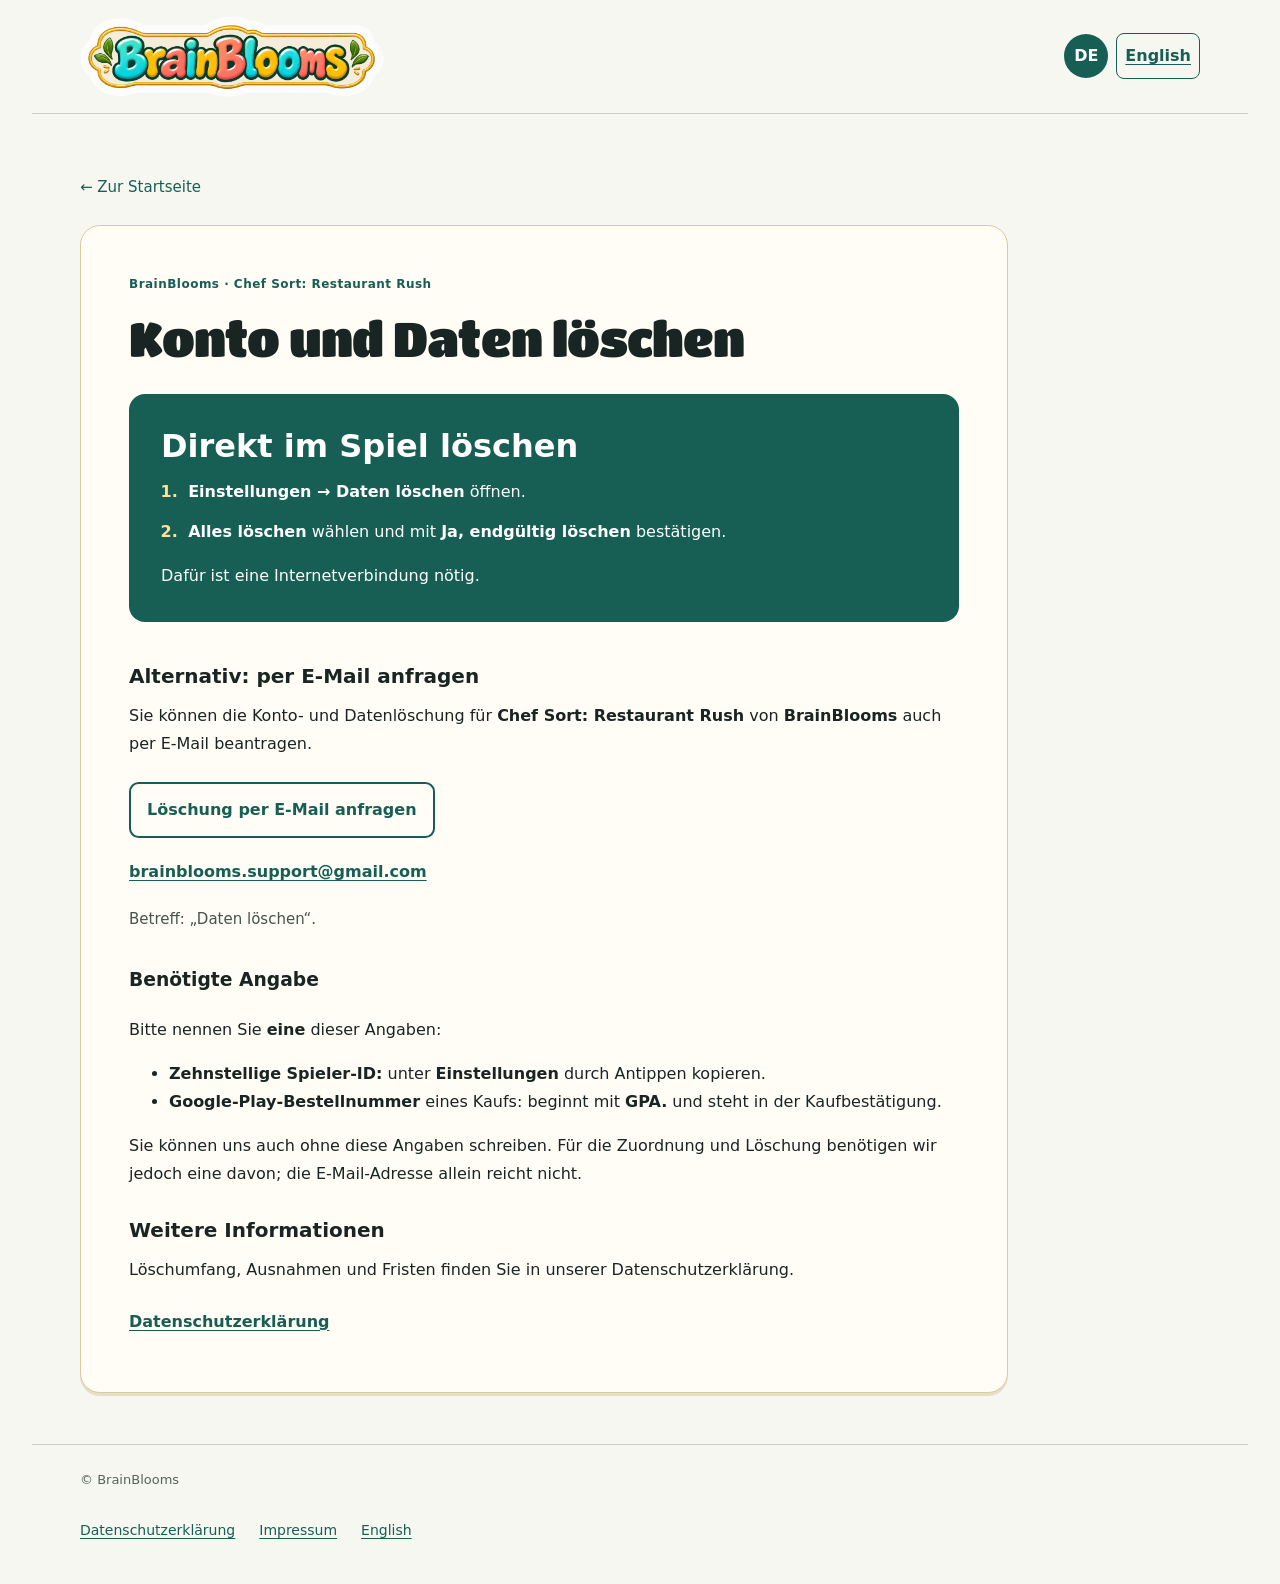
<file: daten-loeschen/index.html>
<!doctype html>
<html lang="de"><head><meta charset="utf-8"><meta name="viewport" content="width=device-width,initial-scale=1"><meta name="robots" content="noindex,nofollow"><title>Konto und Daten löschen – Chef Sort · BrainBlooms</title><link rel="icon" href="../site-assets/favicon.ico"><link rel="stylesheet" href="../site-assets/legal.css"><link rel="stylesheet" href="../site-assets/deletion.css"><link rel="alternate" hreflang="en" href="../delete-data/"></head>
<body><a class="skip-link" href="#inhalt">Zum Inhalt</a>
<header class="legal-header wrap"><div class="wordmark"><img src="../site-assets/images/brainblooms-wordmark-white-outline-v2.png" width="720" height="159" alt="BrainBlooms"></div><nav class="deletion-language" aria-label="Sprache"><span aria-current="page" lang="de">DE</span><a href="../delete-data/" lang="en" hreflang="en">English</a></nav></header>
<main class="legal-main wrap" id="inhalt" tabindex="-1"><a class="back" href="../">← Zur Startseite</a><article class="legal deletion-page"><p class="eyebrow">BrainBlooms · Chef Sort: Restaurant Rush</p><h1>Konto und Daten löschen</h1><section class="deletion-app"><h2>Direkt im Spiel löschen</h2><ol><li><strong>Einstellungen → Daten löschen</strong> öffnen.</li><li><strong>Alles löschen</strong> wählen und mit <strong>Ja, endgültig löschen</strong> bestätigen.</li></ol><p>Dafür ist eine Internetverbindung nötig.</p></section><section><h2>Alternativ: per E-Mail anfragen</h2><p>Sie können die Konto- und Datenlöschung für <strong>Chef Sort: Restaurant Rush</strong> von <strong>BrainBlooms</strong> auch per E-Mail beantragen.</p><div class="deletion-contact"><a class="deletion-email-button" href="mailto:brainblooms.support@gmail.com?subject=Daten%20l%C3%B6schen">Löschung per E-Mail anfragen</a><a class="deletion-address" href="mailto:brainblooms.support@gmail.com?subject=Daten%20l%C3%B6schen">brainblooms.support@gmail.com</a><p>Betreff: „Daten löschen“.</p></div><h3>Benötigte Angabe</h3><p>Bitte nennen Sie <strong>eine</strong> dieser Angaben:</p><ul><li><strong>Zehnstellige Spieler-ID:</strong> unter <strong>Einstellungen</strong> durch Antippen kopieren.</li><li><strong>Google-Play-Bestellnummer</strong> eines Kaufs: beginnt mit <strong>GPA.</strong> und steht in der Kaufbestätigung.</li></ul><p>Sie können uns auch ohne diese Angaben schreiben. Für die Zuordnung und Löschung benötigen wir jedoch eine davon; die E-Mail-Adresse allein reicht nicht.</p></section><section class="deletion-privacy"><h2>Weitere Informationen</h2><p>Löschumfang, Ausnahmen und Fristen finden Sie in unserer Datenschutzerklärung.</p><a class="deletion-info-link" href="../datenschutz/?lang=de">Datenschutzerklärung</a></section></article></main><footer class="legal-footer wrap"><p>© BrainBlooms</p><nav aria-label="Weitere Informationen"><a href="../datenschutz/?lang=de">Datenschutzerklärung</a><a href="../impressum/">Impressum</a><a href="../delete-data/" lang="en">English</a></nav></footer></body></html>
</file>
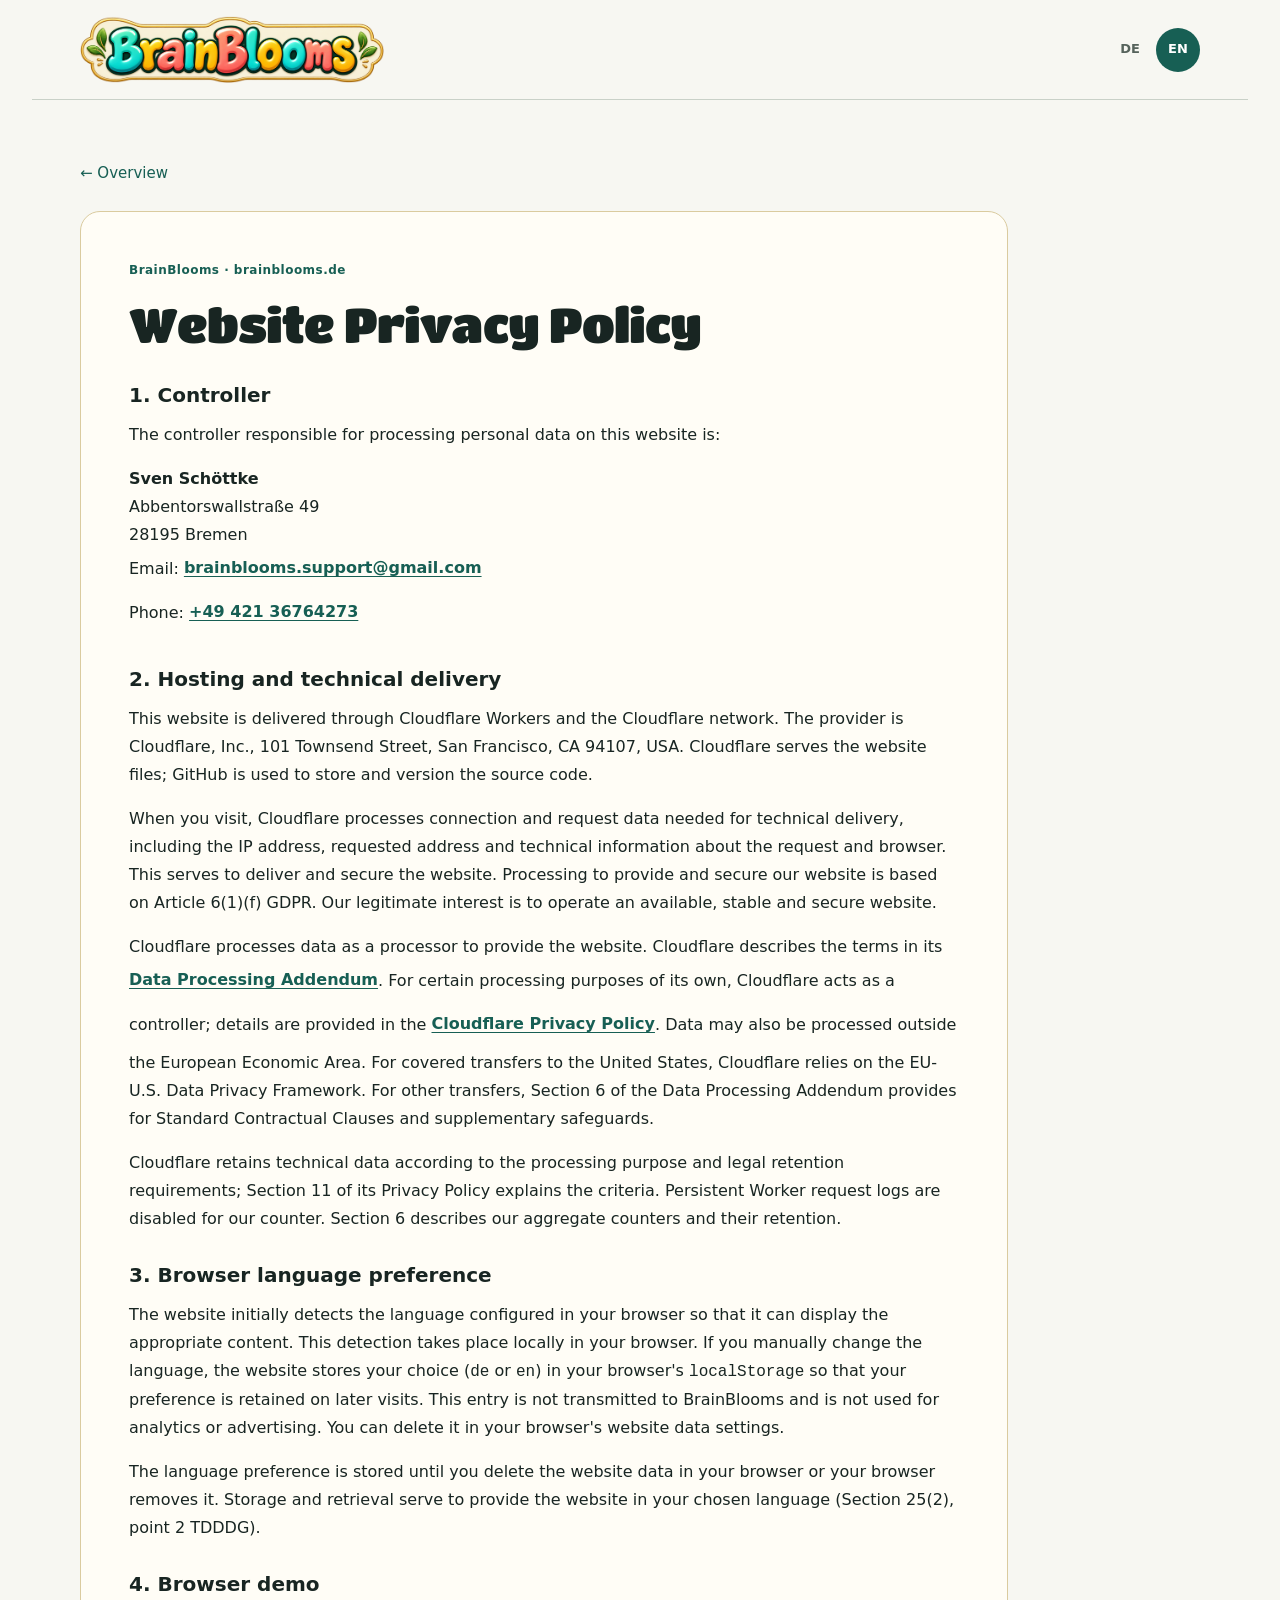
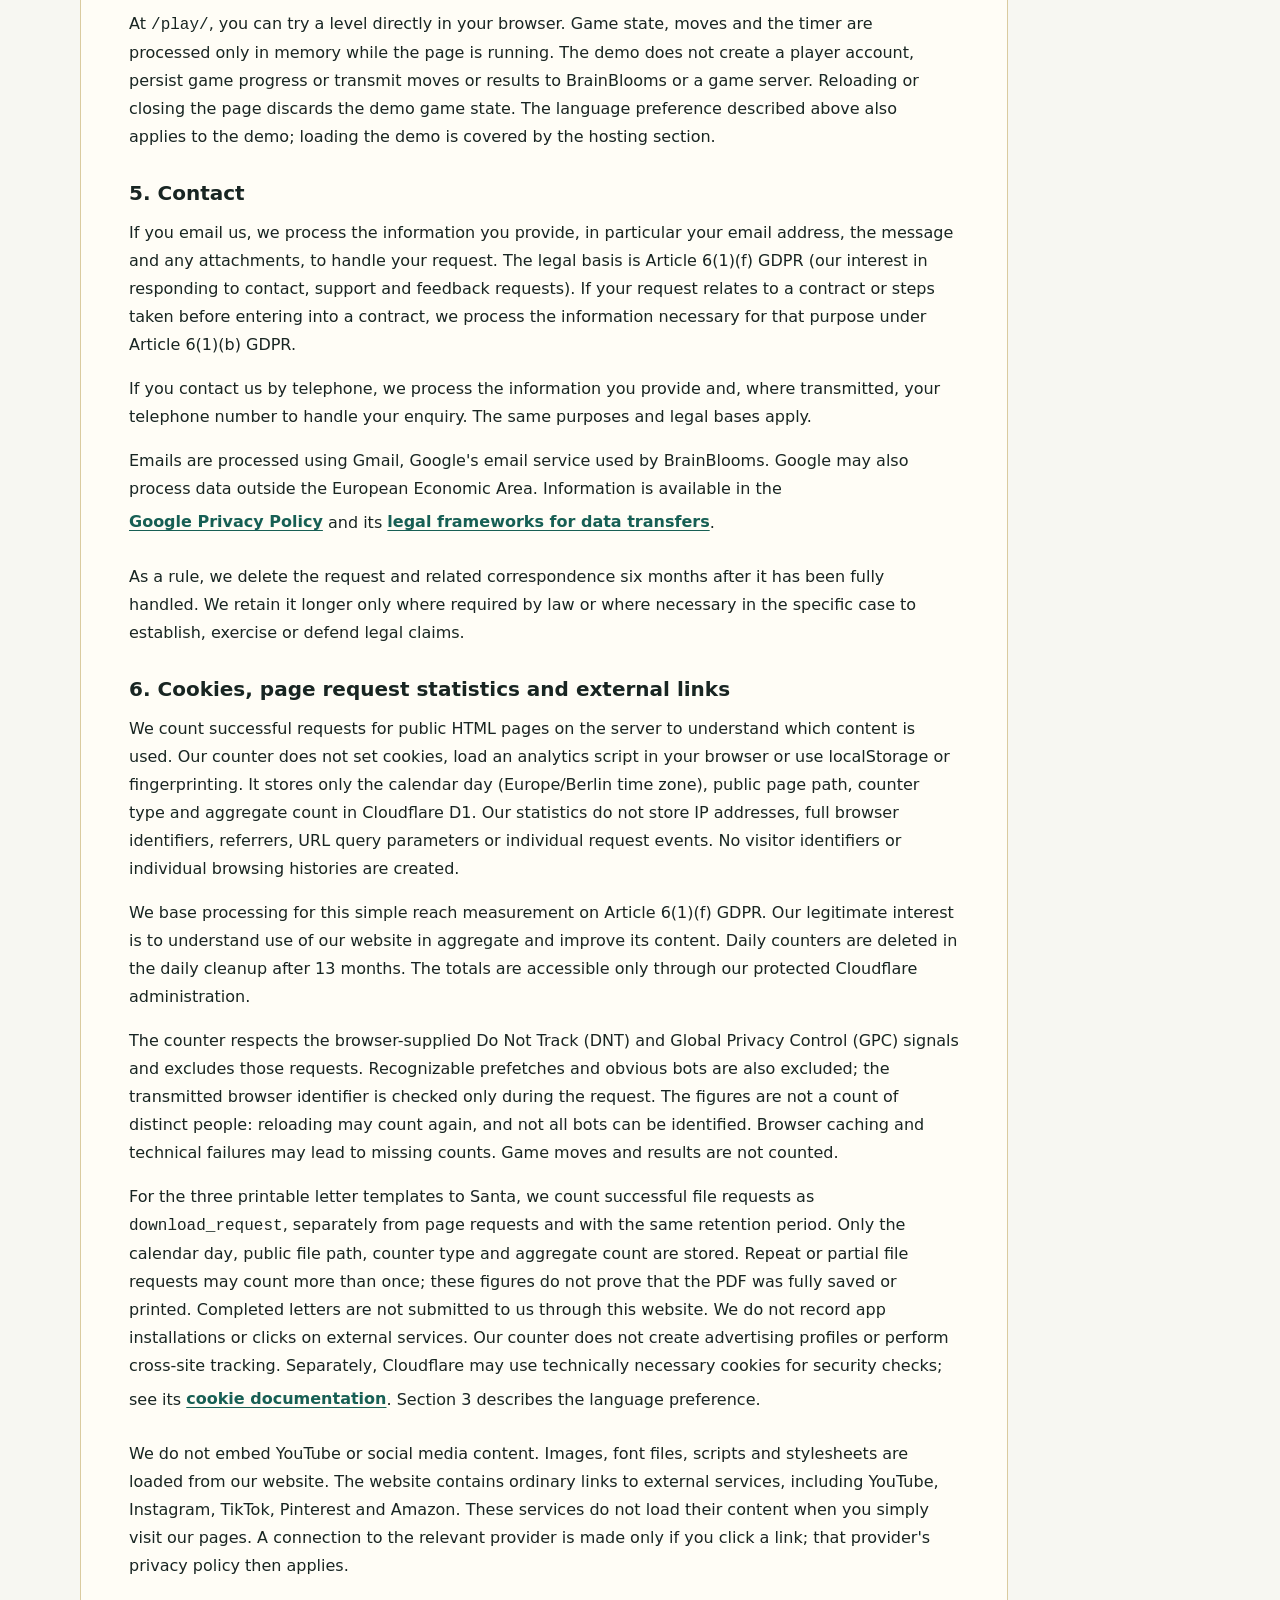
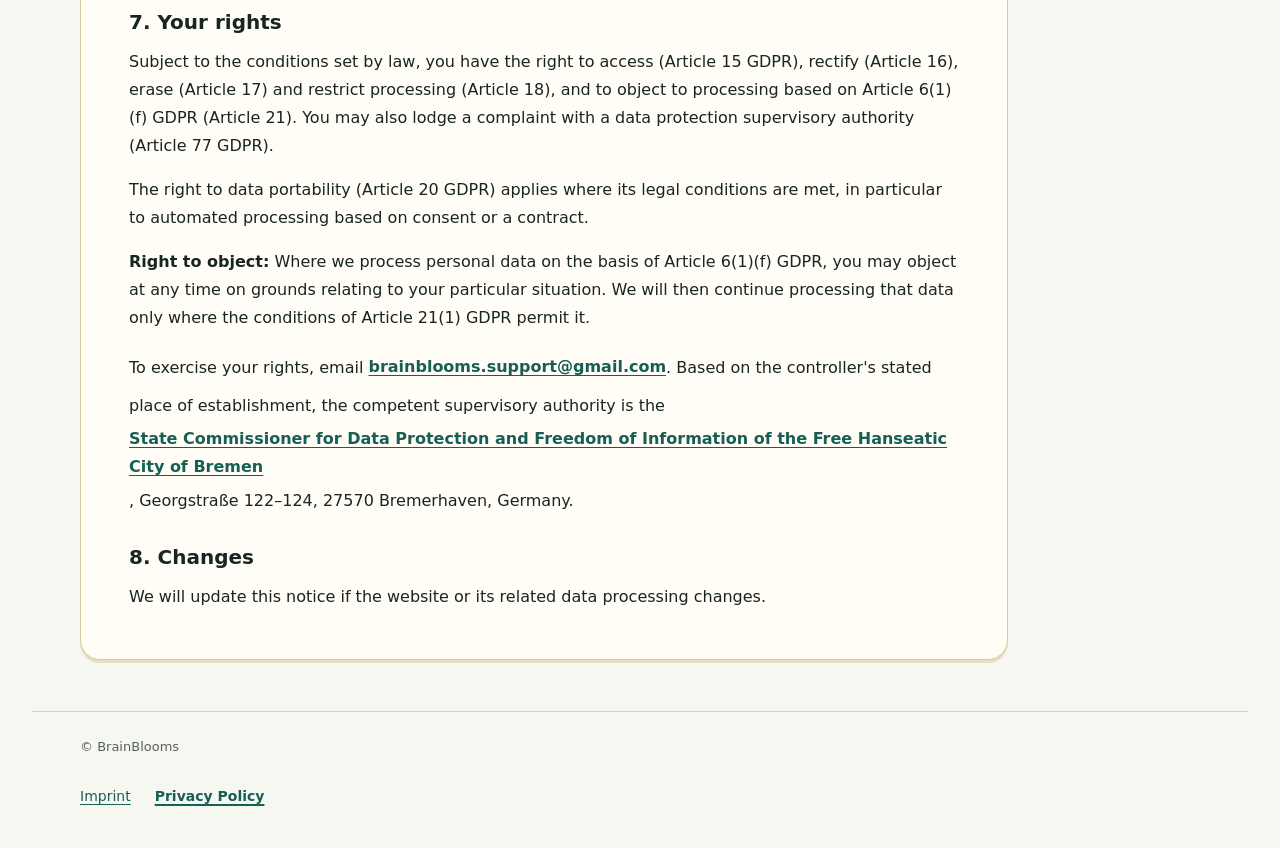
<file: datenschutz-website/index.html>
<!doctype html>
<html lang="de"><head><meta charset="utf-8"><meta name="viewport" content="width=device-width,initial-scale=1"><meta name="theme-color" content="#F7F7F2"><title>Datenschutzerklärung – BrainBlooms</title><script src="../site-assets/language-preference.js?v=6e4a8bb40b"></script><link rel="stylesheet" href="../site-assets/legal.css?v=dc3d8c55a5"><script src="../site-assets/legal-language.js?v=75b7c7086d" defer></script><link rel="icon" href="../site-assets/favicon.ico" sizes="any"><link rel="icon" type="image/png" sizes="32x32" href="../site-assets/images/chef-sort-app-icon-32.png"><link rel="icon" type="image/png" sizes="48x48" href="../site-assets/images/chef-sort-app-icon-48.png"><link rel="apple-touch-icon" sizes="180x180" href="../site-assets/images/chef-sort-app-icon-180.png"><link rel="stylesheet" href="../site-assets/deletion.css?v=f38f503b74"><link rel="canonical" href="https://brainblooms.de/datenschutz-website/"></head>
<body><a class="skip-link" href="#inhalt"><span data-lang="de">Zum Inhalt</span><span data-lang="en" lang="en" hidden>Skip to content</span></a>
<header class="legal-header wrap"><div class="wordmark"><img src="../site-assets/images/brainblooms-wordmark-combined-v1.png" width="720" height="159" alt="BrainBlooms"></div><div class="language-switch" role="group" aria-label="Sprache wählen" data-label-de="Sprache wählen" data-label-en="Choose language" hidden><button type="button" data-set-lang="de" lang="de" aria-label="Deutsch" aria-pressed="true">DE</button><button type="button" data-set-lang="en" lang="en" aria-label="English" aria-pressed="false">EN</button></div></header>
<main class="legal-main wrap" id="inhalt" tabindex="-1"><a class="back" href="../"><span data-lang="de">← Übersicht</span><span data-lang="en" hidden>← Overview</span></a><article class="legal legal-copy"><p class="eyebrow">BrainBlooms · brainblooms.de</p>
<div data-lang="de" lang="de"><h1>Datenschutzerklärung der Website</h1><h2>1. Verantwortlicher</h2>
<p>Verantwortlich für die Verarbeitung personenbezogener Daten auf dieser Website ist:</p>
<p><strong>Sven Schöttke</strong><br>Abbentorswallstraße 49<br>28195 Bremen<br>E-Mail: <strong><a href="mailto:brainblooms.support@gmail.com">brainblooms.support@gmail.com</a></strong><br>Telefon: <strong><a href="tel:+4942136764273">+49 421 36764273</a></strong></p>
<h2>2. Hosting und technische Bereitstellung</h2>
<p>Diese Website wird über Cloudflare Workers und das Cloudflare-Netzwerk bereitgestellt. Anbieter ist Cloudflare, Inc., 101 Townsend Street, San Francisco, CA 94107, USA. Die Website-Dateien werden bei Cloudflare ausgeliefert; GitHub dient als Quellcode- und Versionsablage.</p>
<p>Beim Aufruf verarbeitet Cloudflare technisch erforderliche Verbindungs- und Anfragedaten, insbesondere die IP-Adresse, die angeforderte Adresse sowie technische Angaben zur Anfrage und zum Browser. Dies dient der Auslieferung und Absicherung der Website. Die Verarbeitung zur Bereitstellung und Sicherheit unseres Angebots erfolgt auf Grundlage von Art. 6 Abs. 1 lit. f DSGVO. Unser berechtigtes Interesse besteht in einer verfügbaren, stabilen und sicheren Website.</p>
<p>Für die Bereitstellung der Website verarbeitet Cloudflare Daten als Auftragsverarbeiter. Die Bedingungen beschreibt Cloudflare in seinem <a href="https://www.cloudflare.com/cloudflare-customer-dpa/">Data Processing Addendum</a>. Für bestimmte eigene Verarbeitungszwecke ist Cloudflare selbst verantwortlich; Einzelheiten erläutert die <a href="https://www.cloudflare.com/privacypolicy/">Cloudflare-Datenschutzerklärung</a>. Daten können auch außerhalb des Europäischen Wirtschaftsraums verarbeitet werden. Für davon erfasste Übermittlungen in die USA beruft sich Cloudflare auf das EU-US Data Privacy Framework. Für weitere Übermittlungen sieht Abschnitt 6 des Data Processing Addendum Standardvertragsklauseln und ergänzende Garantien vor.</p>
<p>Die Speicherung technischer Daten durch Cloudflare richtet sich nach dem jeweiligen Verarbeitungszweck und gesetzlichen Aufbewahrungspflichten; die Kriterien erläutert Cloudflare in Abschnitt 11 seiner Datenschutzerklärung. Für unser Zählprogramm sind dauerhafte Worker-Anfrageprotokolle deaktiviert. Die eigenen Zählersummen und deren Aufbewahrung beschreiben wir in Abschnitt 6.</p>
<h2>3. Spracheinstellung im Browser</h2>
<p>Die Website erkennt zunächst die im Browser eingestellte Sprache, um passende Inhalte anzuzeigen. Diese Erkennung findet lokal im Browser statt. Wenn Sie die Sprache selbst ändern, speichert die Website Ihre Auswahl (<code>de</code> oder <code>en</code>) lokal im <code>localStorage</code> Ihres Browsers, damit die gewählte Sprache bei späteren Seitenaufrufen erhalten bleibt. Dieser Eintrag wird nicht an BrainBlooms übermittelt und nicht für Analyse- oder Werbezwecke verwendet. Sie können ihn in den Website-Daten Ihres Browsers löschen.</p>
<p>Die Sprachwahl bleibt gespeichert, bis Sie die Website-Daten in Ihrem Browser löschen oder Ihr Browser sie entfernt. Die Speicherung und das Auslesen dienen dazu, die Website in der von Ihnen gewählten Sprache bereitzustellen (§ 25 Abs. 2 Nr. 2 TDDDG).</p>
<h2>4. Browserdemo</h2>
<p>Unter <code>/play/</code> können Sie ein Level direkt im Browser ausprobieren. Spielzustand, Züge und Timer werden nur während der laufenden Seite im Arbeitsspeicher verarbeitet. Die Demo legt kein Spielerkonto an, speichert keinen Spielfortschritt dauerhaft und übermittelt keine Spielzüge oder Ergebnisse an BrainBlooms oder einen Spielserver. Beim Neuladen oder Schließen der Seite geht der Demo-Spielstand verloren. Für die Sprache gilt die oben beschriebene Spracheinstellung; für das Laden der Demo gilt der Abschnitt zum Hosting.</p>
<h2>5. Kontakt</h2>
<p>Wenn Sie uns eine E-Mail senden, verarbeiten wir die von Ihnen übermittelten Angaben, insbesondere Ihre E-Mail-Adresse, den Nachrichteninhalt und gegebenenfalls Anhänge, um die Anfrage zu bearbeiten. Die Verarbeitung erfolgt auf Grundlage von Art. 6 Abs. 1 lit. f DSGVO (Interesse an der Bearbeitung von Kontakt-, Support- und Feedbackanfragen). Bezieht sich Ihre Anfrage auf einen Vertrag oder dessen Anbahnung, verarbeiten wir die dafür erforderlichen Angaben auf Grundlage von Art. 6 Abs. 1 lit. b DSGVO.</p>
<p>Bei telefonischer Kontaktaufnahme verarbeiten wir die von Ihnen mitgeteilten Angaben und gegebenenfalls die übermittelte Telefonnummer, um Ihr Anliegen zu bearbeiten. Hierfür gelten dieselben Zwecke und Rechtsgrundlagen.</p>
<p>E-Mails werden über den von BrainBlooms verwendeten E-Mail-Dienst Gmail von Google verarbeitet. Google kann Daten auch außerhalb des Europäischen Wirtschaftsraums verarbeiten. Informationen dazu enthalten die <a href="https://policies.google.com/privacy">Google-Datenschutzerklärung</a> und die <a href="https://policies.google.com/privacy/frameworks?hl=de">Rahmenbedingungen für Datenübermittlungen</a>.</p>
<p>Wir löschen die Anfrage und die dazugehörige Kommunikation grundsätzlich sechs Monate nach abschließender Bearbeitung. Eine längere Aufbewahrung erfolgt nur, soweit sie aufgrund gesetzlicher Pflichten erforderlich ist oder im konkreten Fall zur Geltendmachung, Ausübung oder Verteidigung von Rechtsansprüchen benötigt wird.</p>
<h2>6. Cookies, Aufrufstatistik und externe Links</h2>
<p>Wir zählen erfolgreiche Anfragen öffentlicher HTML-Seiten serverseitig, um zu verstehen, welche Inhalte genutzt werden. Unser eigener Zähler setzt keine Cookies, lädt kein Analyseskript in Ihren Browser und verwendet weder localStorage noch Fingerprinting. Er speichert ausschließlich den Kalendertag (Zeitzone Europe/Berlin), den öffentlichen Seitenpfad, die Zählerart und die zugehörige Summe in Cloudflare D1. IP-Adressen, vollständige Browserkennungen, Herkunftsseiten, URL-Abfrageparameter und einzelne Aufrufereignisse werden nicht in unserer Statistik gespeichert. Es entstehen keine Besucherkennungen oder individuellen Besuchsverläufe.</p>
<p>Die Verarbeitung für diese einfache Reichweitenmessung stützen wir auf Art. 6 Abs. 1 lit. f DSGVO. Unser berechtigtes Interesse ist, die Nutzung unseres Webangebots in zusammengefasster Form zu verstehen und die Inhalte zu verbessern. Die Tageszähler werden im täglichen Bereinigungslauf nach 13 Monaten gelöscht. Die Summen sind nur über unsere geschützte Cloudflare-Verwaltung zugänglich.</p>
<p>Der Zähler berücksichtigt die vom Browser mitgesendeten Signale „Do Not Track“ (DNT) und „Global Privacy Control“ (GPC) und zählt solche Anfragen nicht. Auch erkennbare Vorababrufe und offensichtliche Bots werden ausgeschlossen; dazu wird die übermittelte Browserkennung nur während der Anfrage geprüft. Die Zahlen sind keine Anzahl unterschiedlicher Personen: erneutes Laden kann erneut zählen, und nicht alle Bots können erkannt werden. Browser-Cache und technische Ausfälle können zu fehlenden Zählungen führen. Spielzüge und Spielergebnisse werden nicht gezählt.</p>
<p>Für die drei Briefvorlagen zum Weihnachtsmann zählen wir erfolgreiche Dateianfragen als <code>download_request</code>, getrennt von den Seitenaufrufen und mit derselben Aufbewahrungsfrist. Erfasst werden nur Kalendertag, öffentlicher Dateipfad, Zählerart und Summe. Wiederholte oder teilweise Dateiabrufe können mehrfach zählen; ein vollständiges Speichern oder Ausdrucken der PDF wird damit nicht nachgewiesen. Ausgefüllte Briefe werden über diese Website nicht an uns übermittelt. App-Installationen und Klicks auf externe Angebote erfassen wir nicht. Unser Zähler verwendet keine Werbeprofile und kein seitenübergreifendes Tracking. Davon getrennt kann Cloudflare bei Sicherheitsprüfungen technisch erforderliche Cookies einsetzen; weitere Angaben enthält die <a href="https://developers.cloudflare.com/fundamentals/reference/policies-compliances/cloudflare-cookies/">Cloudflare-Cookie-Dokumentation</a>. Die Spracheinstellung ist in Abschnitt 3 beschrieben.</p>
<p>Wir binden keine YouTube- oder Social-Media-Inhalte ein. Bilder, Schriftdateien, Skripte und Stylesheets werden von unserer Website geladen. Die Website enthält normale Links zu externen Angeboten, darunter YouTube, Instagram, TikTok, Pinterest und Amazon. Beim bloßen Aufruf unserer Seiten werden diese Inhalte nicht von den Plattformen geladen. Erst wenn Sie einen solchen Link anklicken, wird eine Verbindung zum jeweiligen Anbieter hergestellt; ab dann gelten dessen Datenschutzbestimmungen.</p>
<h2>7. Ihre Rechte</h2>
<p>Sie haben im gesetzlichen Rahmen das Recht auf Auskunft (Art. 15 DSGVO), Berichtigung (Art. 16), Löschung (Art. 17), Einschränkung der Verarbeitung (Art. 18) und Widerspruch gegen Verarbeitungen, die auf Art. 6 Abs. 1 lit. f DSGVO beruhen (Art. 21). Sie können sich außerdem bei einer Datenschutzaufsichtsbehörde beschweren (Art. 77 DSGVO).</p>
<p>Das Recht auf Datenübertragbarkeit (Art. 20 DSGVO) besteht, soweit dessen Voraussetzungen erfüllt sind, insbesondere bei automatisierter Verarbeitung auf Grundlage einer Einwilligung oder eines Vertrags.</p>
<p><strong>Widerspruchsrecht:</strong> Soweit wir personenbezogene Daten auf Grundlage von Art. 6 Abs. 1 lit. f DSGVO verarbeiten, können Sie aus Gründen, die sich aus Ihrer besonderen Situation ergeben, jederzeit Widerspruch einlegen. Wir verarbeiten diese Daten dann nur weiter, wenn die Voraussetzungen des Art. 21 Abs. 1 DSGVO dafür vorliegen.</p>
<p>Zur Ausübung Ihrer Rechte genügt eine Nachricht an <strong><a href="mailto:brainblooms.support@gmail.com">brainblooms.support@gmail.com</a></strong>. Zuständige Aufsichtsbehörde nach dem angegebenen Sitz des Verantwortlichen ist der <a href="https://www.datenschutz.bremen.de/">Landesbeauftragte für Datenschutz und Informationsfreiheit der Freien Hansestadt Bremen</a>, Georgstraße 122–124, 27570 Bremerhaven.</p>
<h2>8. Änderungen</h2>
<p>Wir aktualisieren diese Erklärung, wenn sich die Website oder die damit verbundenen Datenverarbeitungen ändern.</p></div>
<div data-lang="en" lang="en" hidden><h1>Website Privacy Policy</h1><h2>1. Controller</h2>
<p>The controller responsible for processing personal data on this website is:</p>
<p><strong>Sven Schöttke</strong><br>Abbentorswallstraße 49<br>28195 Bremen<br>Email: <strong><a href="mailto:brainblooms.support@gmail.com">brainblooms.support@gmail.com</a></strong><br>Phone: <strong><a href="tel:+4942136764273">+49 421 36764273</a></strong></p>
<h2>2. Hosting and technical delivery</h2>
<p>This website is delivered through Cloudflare Workers and the Cloudflare network. The provider is Cloudflare, Inc., 101 Townsend Street, San Francisco, CA 94107, USA. Cloudflare serves the website files; GitHub is used to store and version the source code.</p>
<p>When you visit, Cloudflare processes connection and request data needed for technical delivery, including the IP address, requested address and technical information about the request and browser. This serves to deliver and secure the website. Processing to provide and secure our website is based on Article 6(1)(f) GDPR. Our legitimate interest is to operate an available, stable and secure website.</p>
<p>Cloudflare processes data as a processor to provide the website. Cloudflare describes the terms in its <a href="https://www.cloudflare.com/cloudflare-customer-dpa/">Data Processing Addendum</a>. For certain processing purposes of its own, Cloudflare acts as a controller; details are provided in the <a href="https://www.cloudflare.com/privacypolicy/">Cloudflare Privacy Policy</a>. Data may also be processed outside the European Economic Area. For covered transfers to the United States, Cloudflare relies on the EU-U.S. Data Privacy Framework. For other transfers, Section 6 of the Data Processing Addendum provides for Standard Contractual Clauses and supplementary safeguards.</p>
<p>Cloudflare retains technical data according to the processing purpose and legal retention requirements; Section 11 of its Privacy Policy explains the criteria. Persistent Worker request logs are disabled for our counter. Section 6 describes our aggregate counters and their retention.</p>
<h2>3. Browser language preference</h2>
<p>The website initially detects the language configured in your browser so that it can display the appropriate content. This detection takes place locally in your browser. If you manually change the language, the website stores your choice (<code>de</code> or <code>en</code>) in your browser's <code>localStorage</code> so that your preference is retained on later visits. This entry is not transmitted to BrainBlooms and is not used for analytics or advertising. You can delete it in your browser's website data settings.</p>
<p>The language preference is stored until you delete the website data in your browser or your browser removes it. Storage and retrieval serve to provide the website in your chosen language (Section 25(2), point 2 TDDDG).</p>
<h2>4. Browser demo</h2>
<p>At <code>/play/</code>, you can try a level directly in your browser. Game state, moves and the timer are processed only in memory while the page is running. The demo does not create a player account, persist game progress or transmit moves or results to BrainBlooms or a game server. Reloading or closing the page discards the demo game state. The language preference described above also applies to the demo; loading the demo is covered by the hosting section.</p>
<h2>5. Contact</h2>
<p>If you email us, we process the information you provide, in particular your email address, the message and any attachments, to handle your request. The legal basis is Article 6(1)(f) GDPR (our interest in responding to contact, support and feedback requests). If your request relates to a contract or steps taken before entering into a contract, we process the information necessary for that purpose under Article 6(1)(b) GDPR.</p>
<p>If you contact us by telephone, we process the information you provide and, where transmitted, your telephone number to handle your enquiry. The same purposes and legal bases apply.</p>
<p>Emails are processed using Gmail, Google's email service used by BrainBlooms. Google may also process data outside the European Economic Area. Information is available in the <a href="https://policies.google.com/privacy">Google Privacy Policy</a> and its <a href="https://policies.google.com/privacy/frameworks?hl=en">legal frameworks for data transfers</a>.</p>
<p>As a rule, we delete the request and related correspondence six months after it has been fully handled. We retain it longer only where required by law or where necessary in the specific case to establish, exercise or defend legal claims.</p>
<h2>6. Cookies, page request statistics and external links</h2>
<p>We count successful requests for public HTML pages on the server to understand which content is used. Our counter does not set cookies, load an analytics script in your browser or use localStorage or fingerprinting. It stores only the calendar day (Europe/Berlin time zone), public page path, counter type and aggregate count in Cloudflare D1. Our statistics do not store IP addresses, full browser identifiers, referrers, URL query parameters or individual request events. No visitor identifiers or individual browsing histories are created.</p>
<p>We base processing for this simple reach measurement on Article 6(1)(f) GDPR. Our legitimate interest is to understand use of our website in aggregate and improve its content. Daily counters are deleted in the daily cleanup after 13 months. The totals are accessible only through our protected Cloudflare administration.</p>
<p>The counter respects the browser-supplied Do Not Track (DNT) and Global Privacy Control (GPC) signals and excludes those requests. Recognizable prefetches and obvious bots are also excluded; the transmitted browser identifier is checked only during the request. The figures are not a count of distinct people: reloading may count again, and not all bots can be identified. Browser caching and technical failures may lead to missing counts. Game moves and results are not counted.</p>
<p>For the three printable letter templates to Santa, we count successful file requests as <code>download_request</code>, separately from page requests and with the same retention period. Only the calendar day, public file path, counter type and aggregate count are stored. Repeat or partial file requests may count more than once; these figures do not prove that the PDF was fully saved or printed. Completed letters are not submitted to us through this website. We do not record app installations or clicks on external services. Our counter does not create advertising profiles or perform cross-site tracking. Separately, Cloudflare may use technically necessary cookies for security checks; see its <a href="https://developers.cloudflare.com/fundamentals/reference/policies-compliances/cloudflare-cookies/">cookie documentation</a>. Section 3 describes the language preference.</p>
<p>We do not embed YouTube or social media content. Images, font files, scripts and stylesheets are loaded from our website. The website contains ordinary links to external services, including YouTube, Instagram, TikTok, Pinterest and Amazon. These services do not load their content when you simply visit our pages. A connection to the relevant provider is made only if you click a link; that provider's privacy policy then applies.</p>
<h2>7. Your rights</h2>
<p>Subject to the conditions set by law, you have the right to access (Article 15 GDPR), rectify (Article 16), erase (Article 17) and restrict processing (Article 18), and to object to processing based on Article 6(1)(f) GDPR (Article 21). You may also lodge a complaint with a data protection supervisory authority (Article 77 GDPR).</p>
<p>The right to data portability (Article 20 GDPR) applies where its legal conditions are met, in particular to automated processing based on consent or a contract.</p>
<p><strong>Right to object:</strong> Where we process personal data on the basis of Article 6(1)(f) GDPR, you may object at any time on grounds relating to your particular situation. We will then continue processing that data only where the conditions of Article 21(1) GDPR permit it.</p>
<p>To exercise your rights, email <strong><a href="mailto:brainblooms.support@gmail.com">brainblooms.support@gmail.com</a></strong>. Based on the controller's stated place of establishment, the competent supervisory authority is the <a href="https://www.datenschutz.bremen.de/">State Commissioner for Data Protection and Freedom of Information of the Free Hanseatic City of Bremen</a>, Georgstraße 122–124, 27570 Bremerhaven, Germany.</p>
<h2>8. Changes</h2>
<p>We will update this notice if the website or its related data processing changes.</p></div></article></main>
<footer class="legal-footer wrap"><p>© BrainBlooms</p><nav aria-label="Rechtliche Informationen" data-label-de="Rechtliche Informationen" data-label-en="Legal information"><a href="../impressum/"><span data-lang="de">Impressum</span><span data-lang="en" lang="en" hidden>Imprint</span></a><a href="../datenschutz-website/" aria-current="page"><span data-lang="de">Datenschutzerklärung</span><span data-lang="en" lang="en" hidden>Privacy Policy</span></a></nav></footer></body></html>
</file>
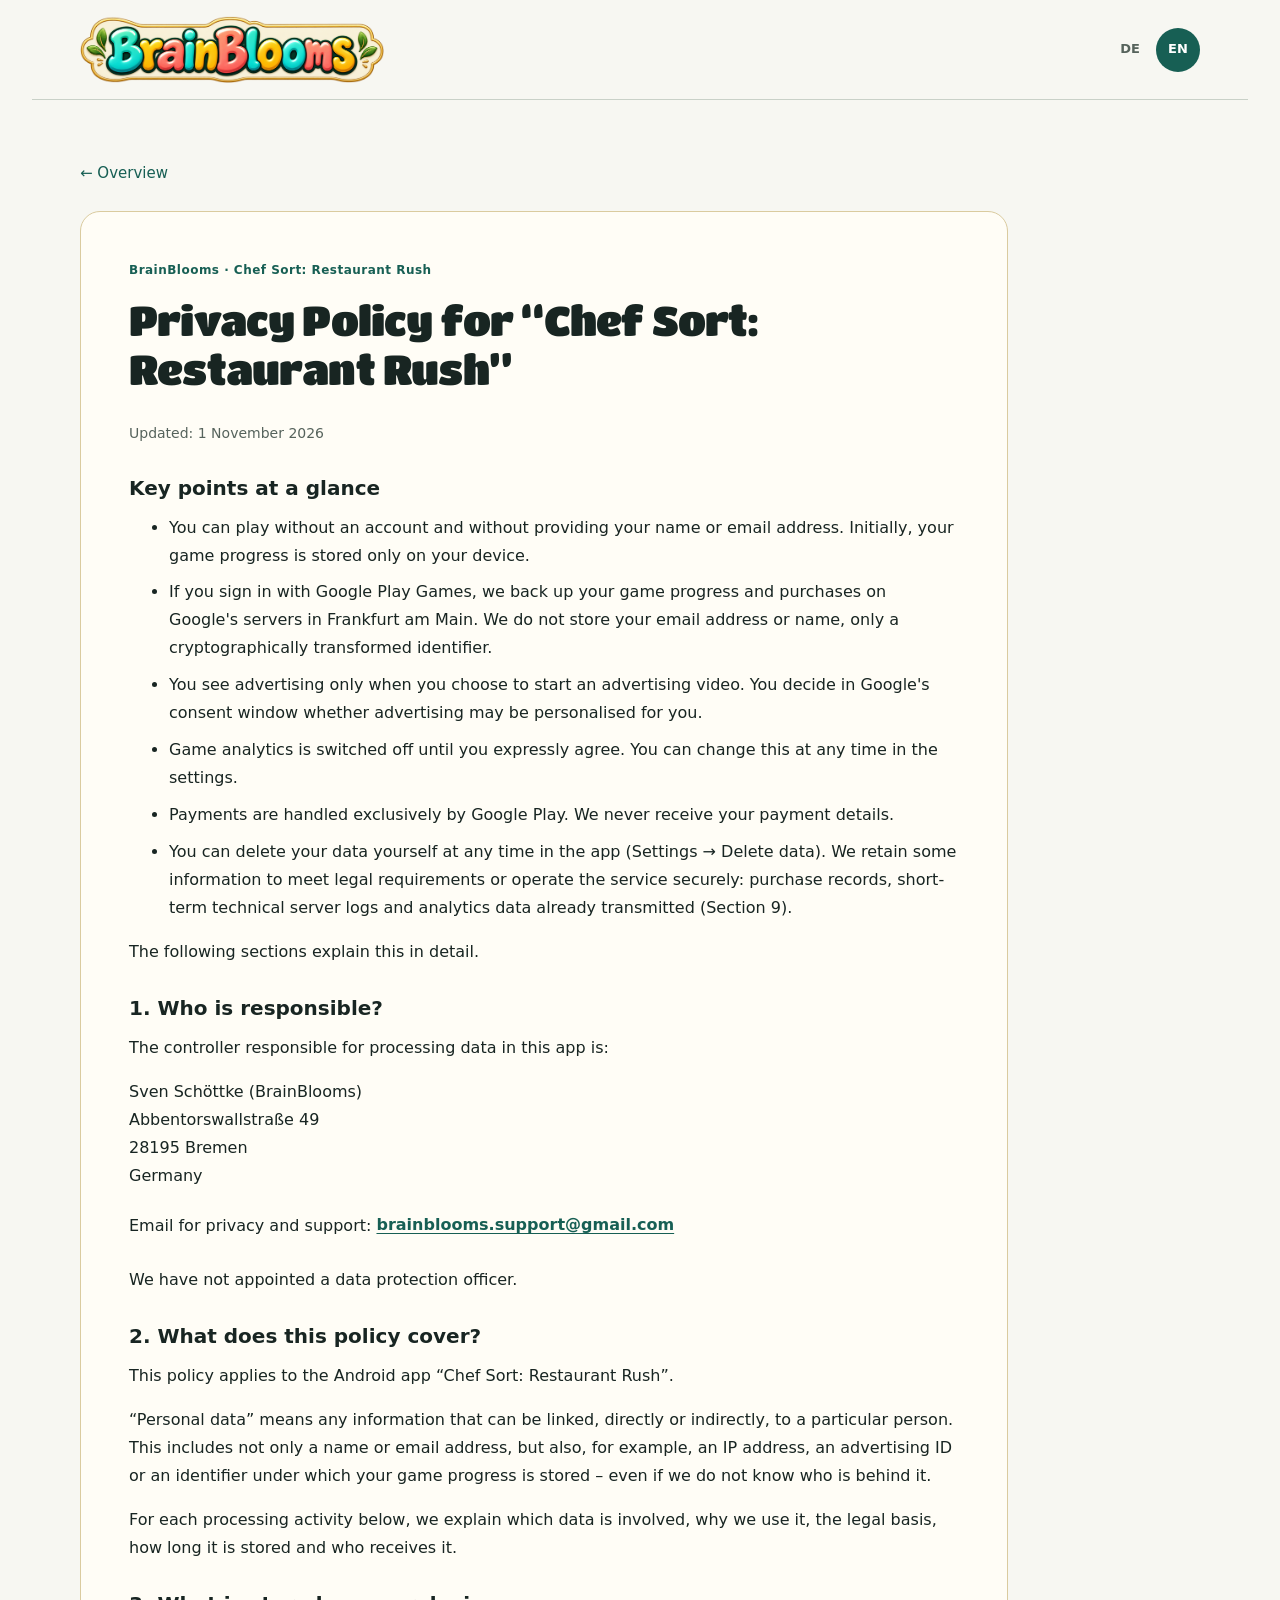
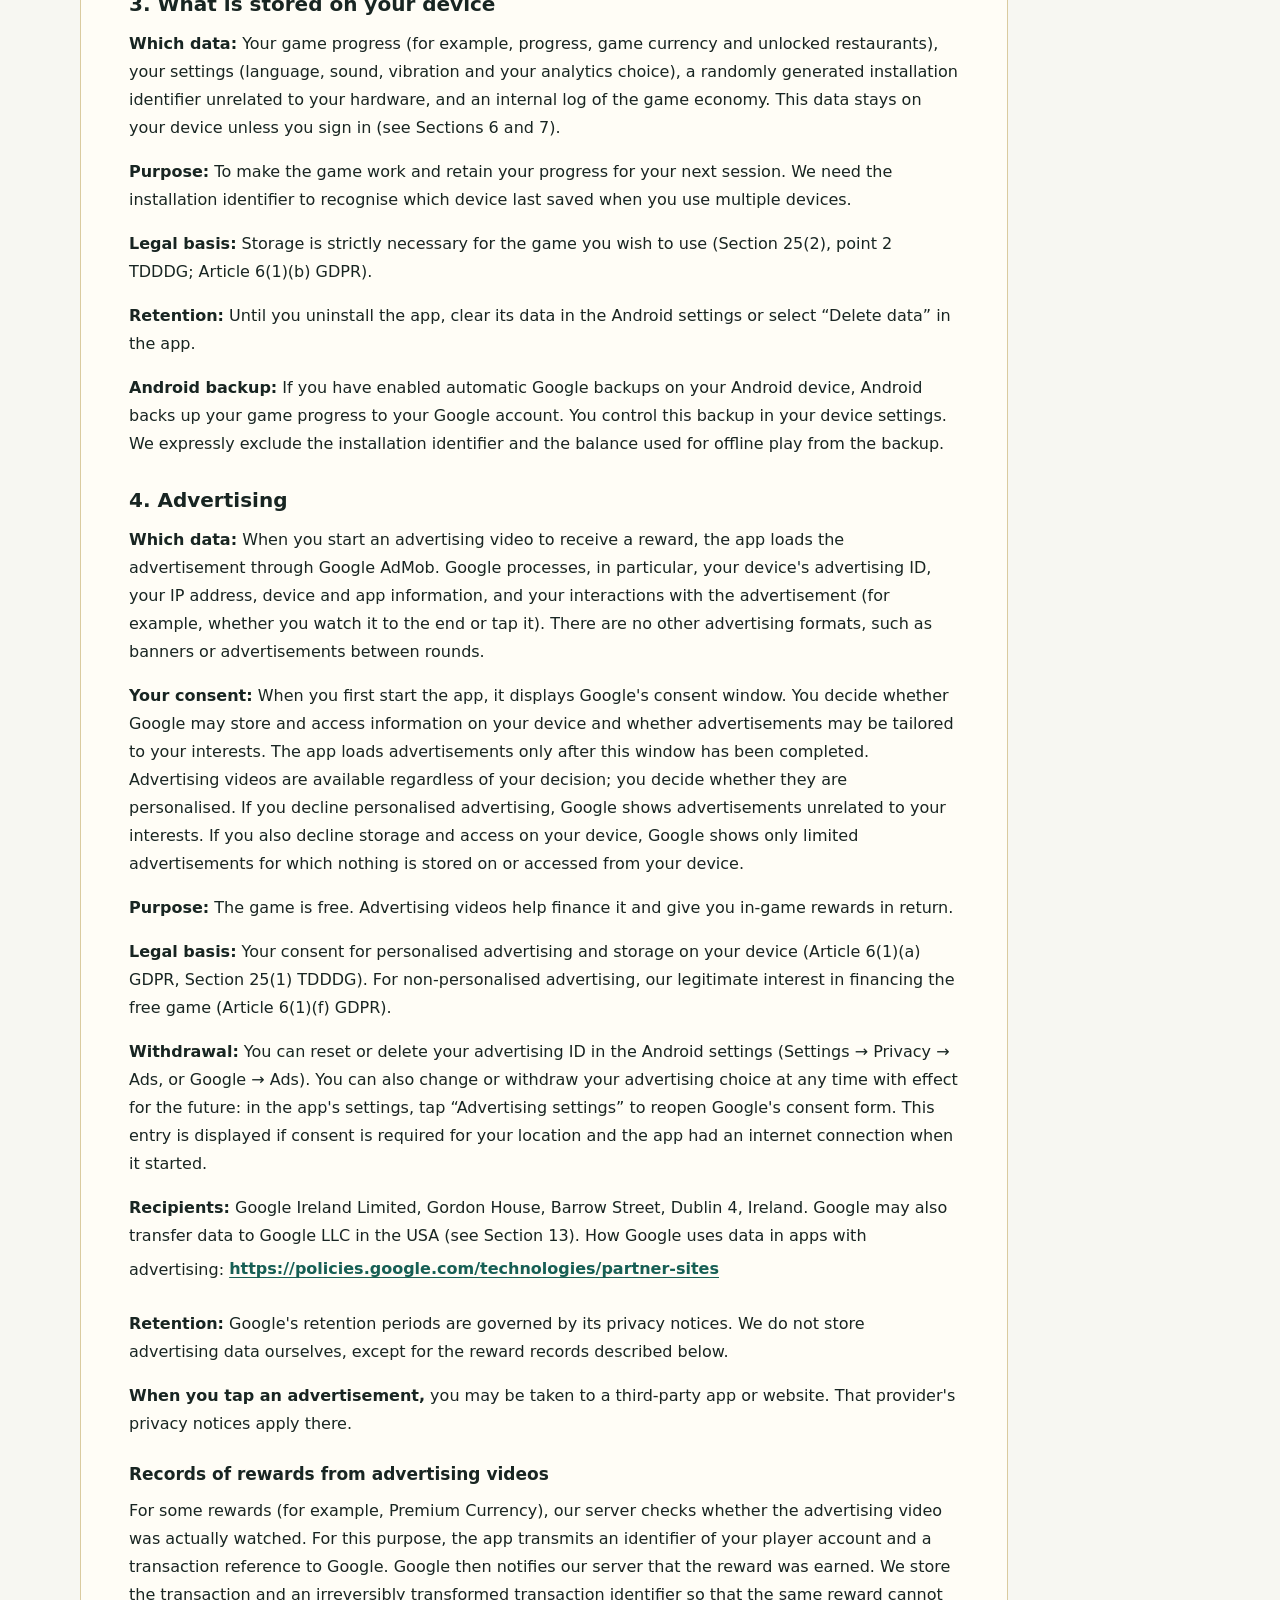
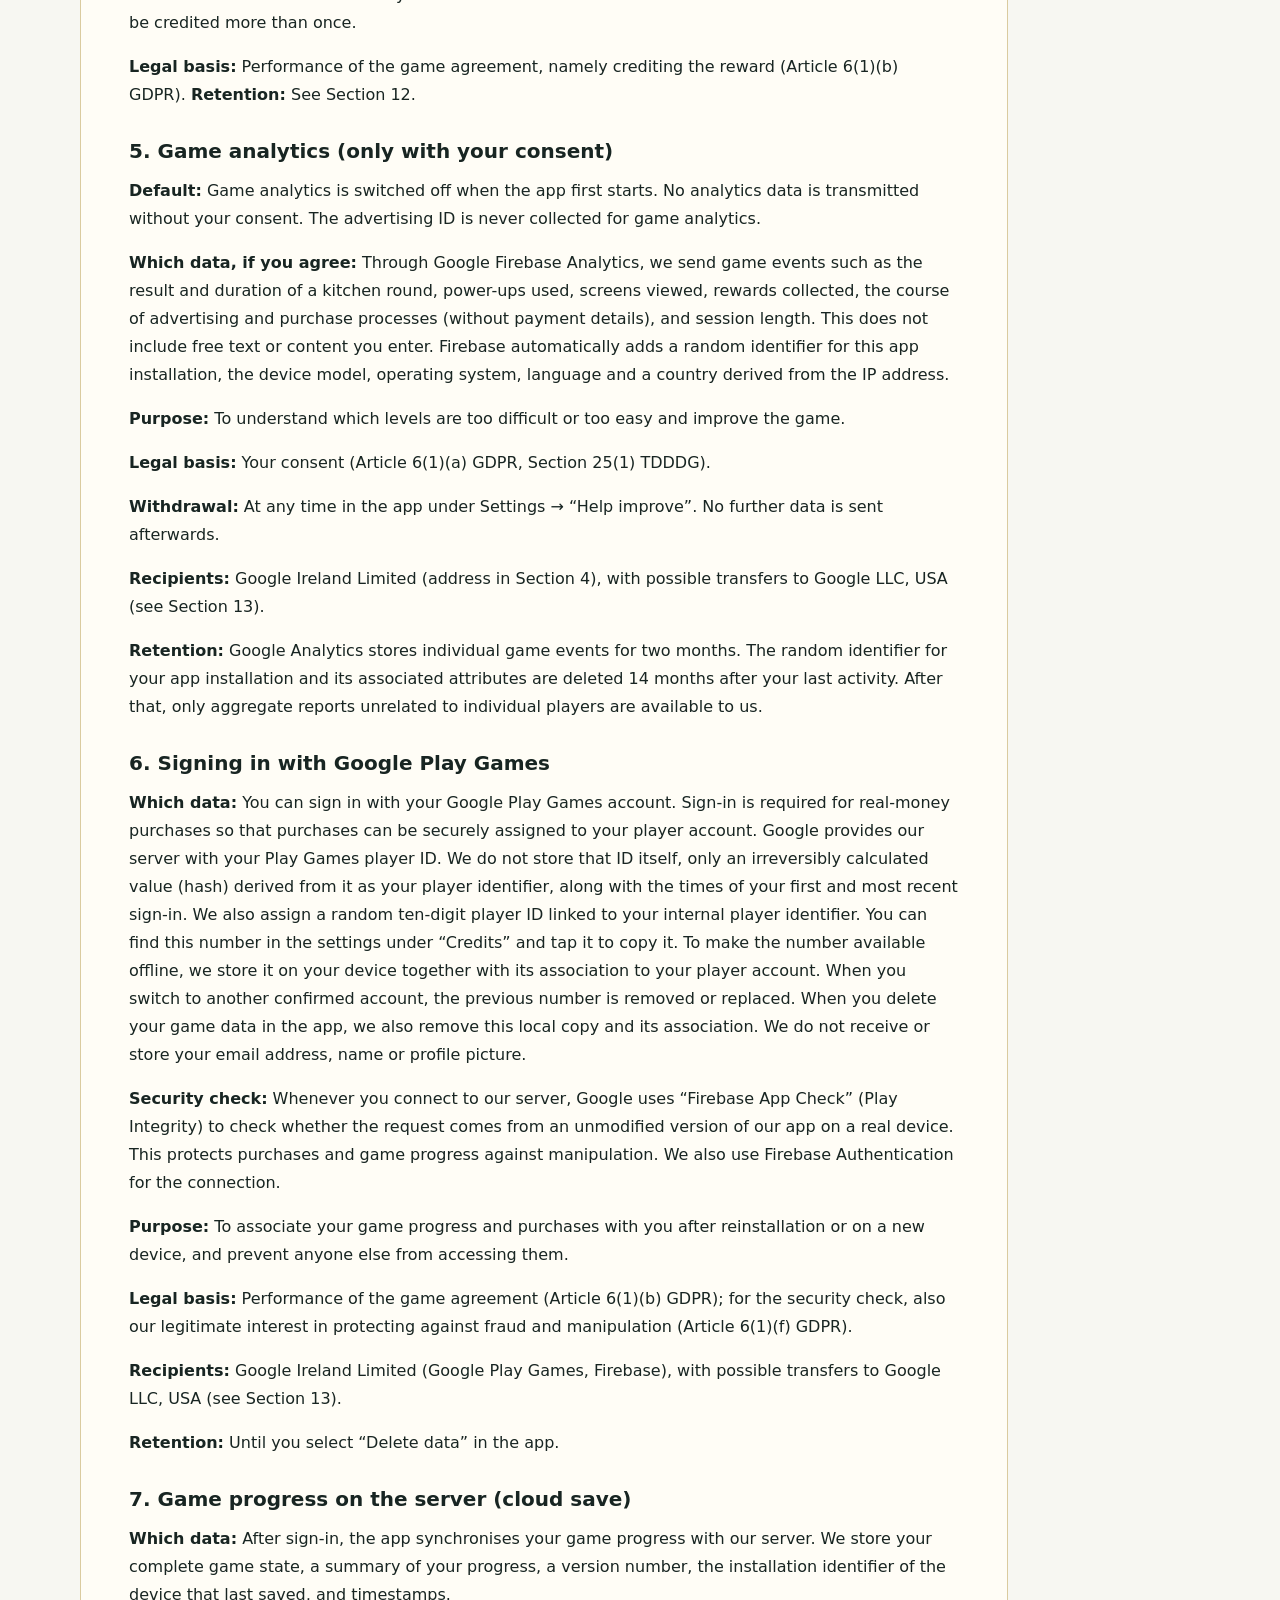
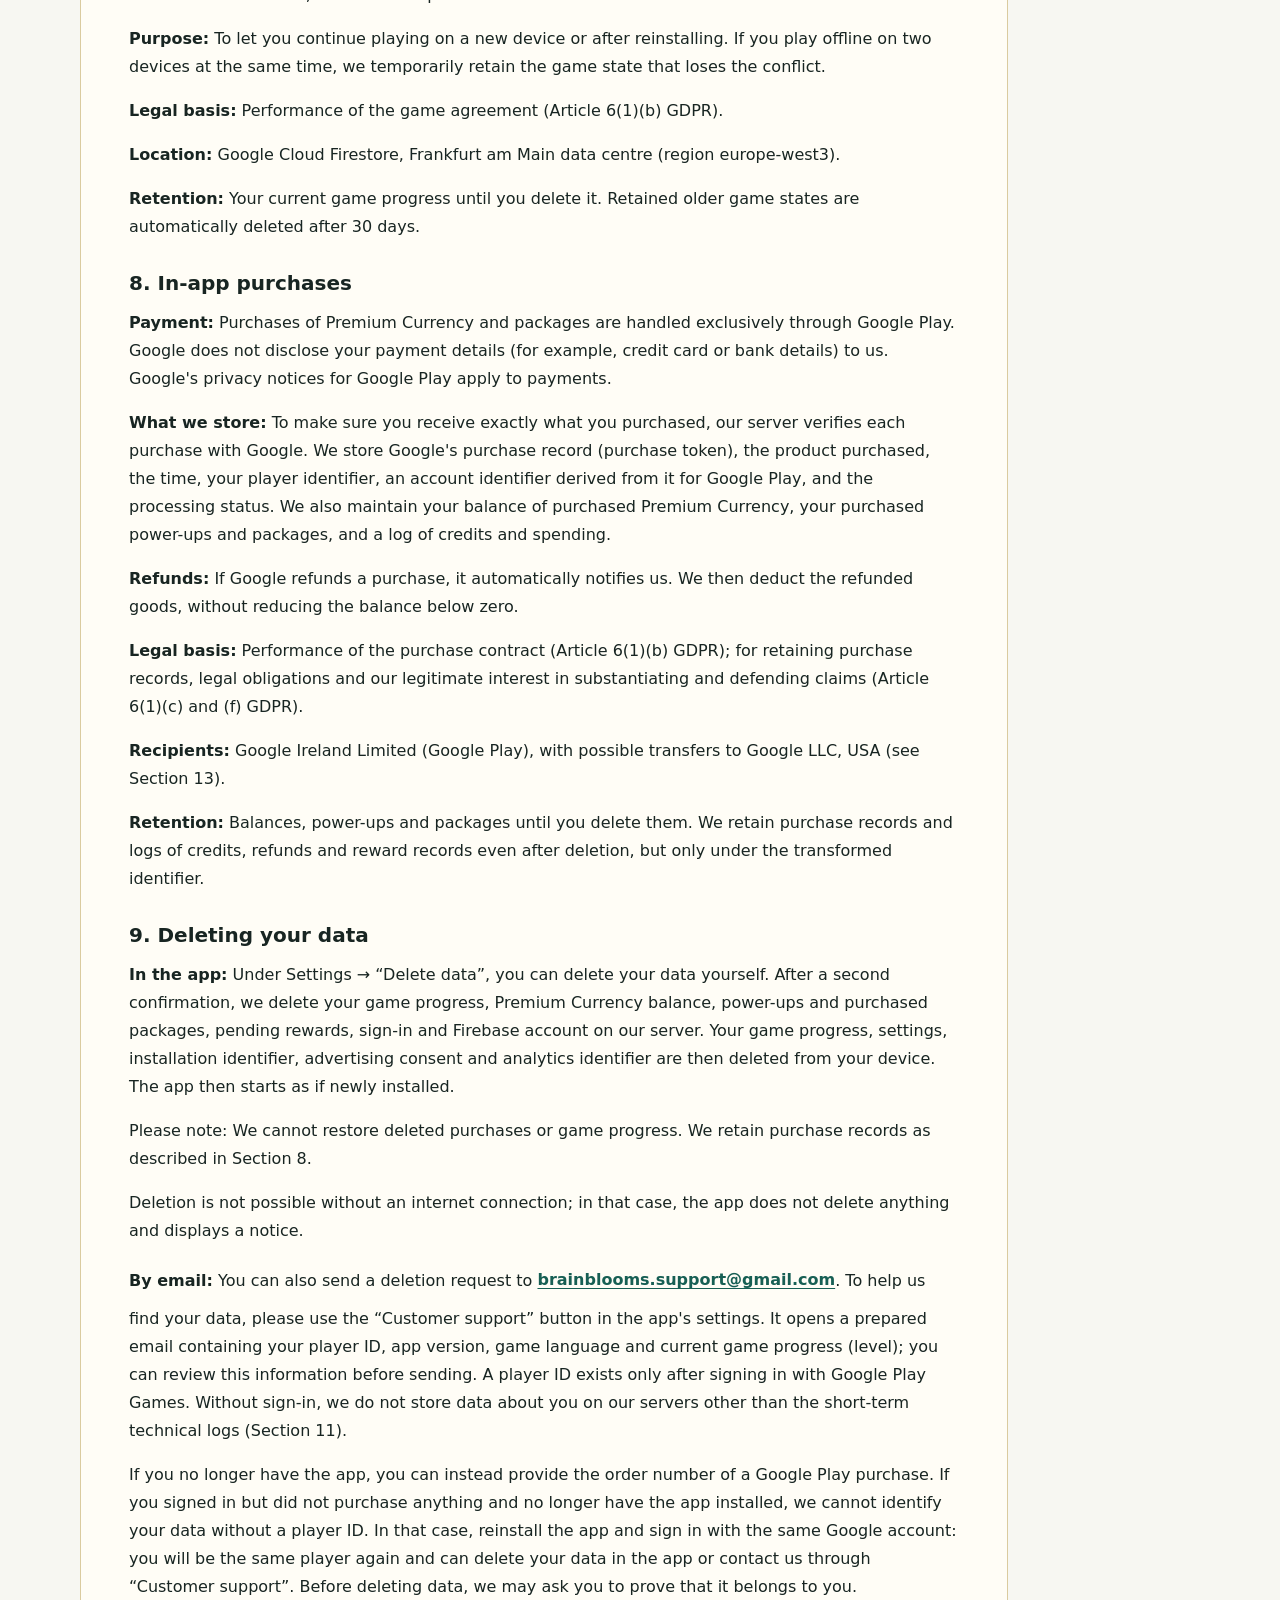
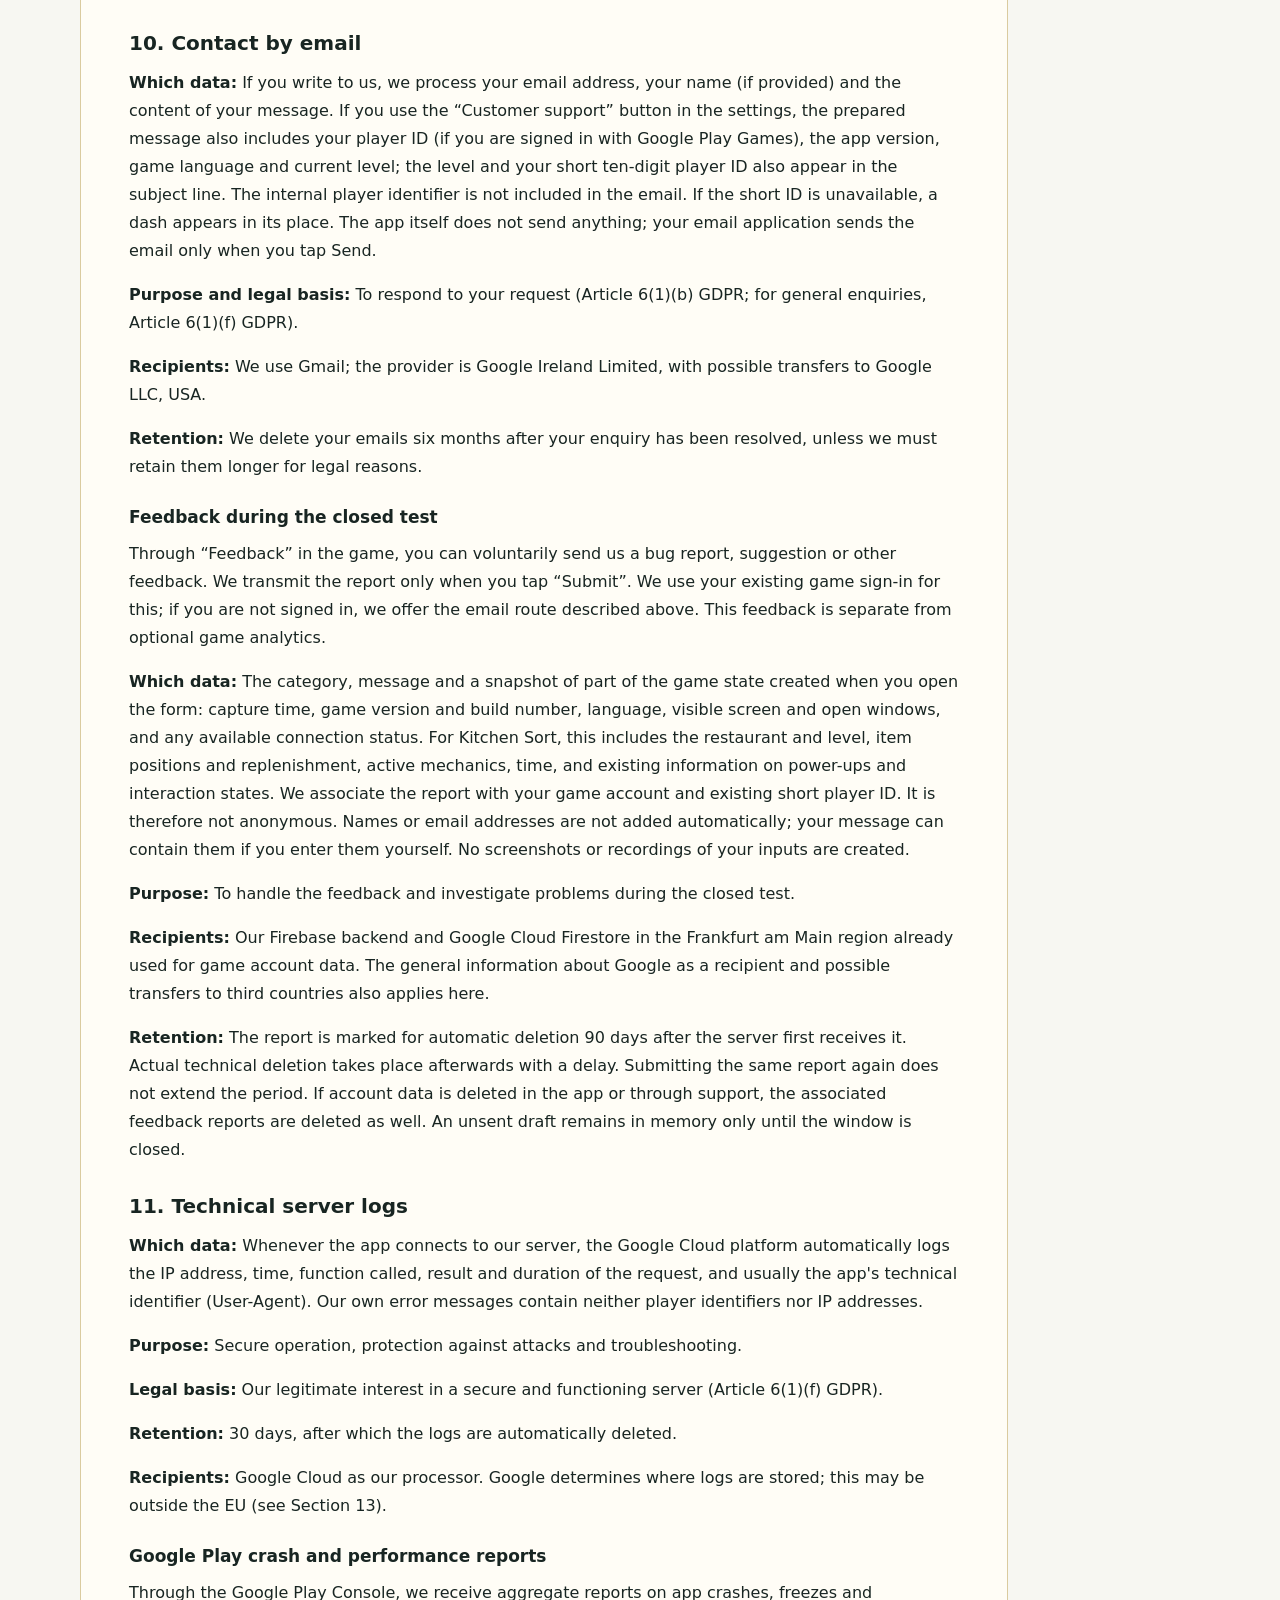
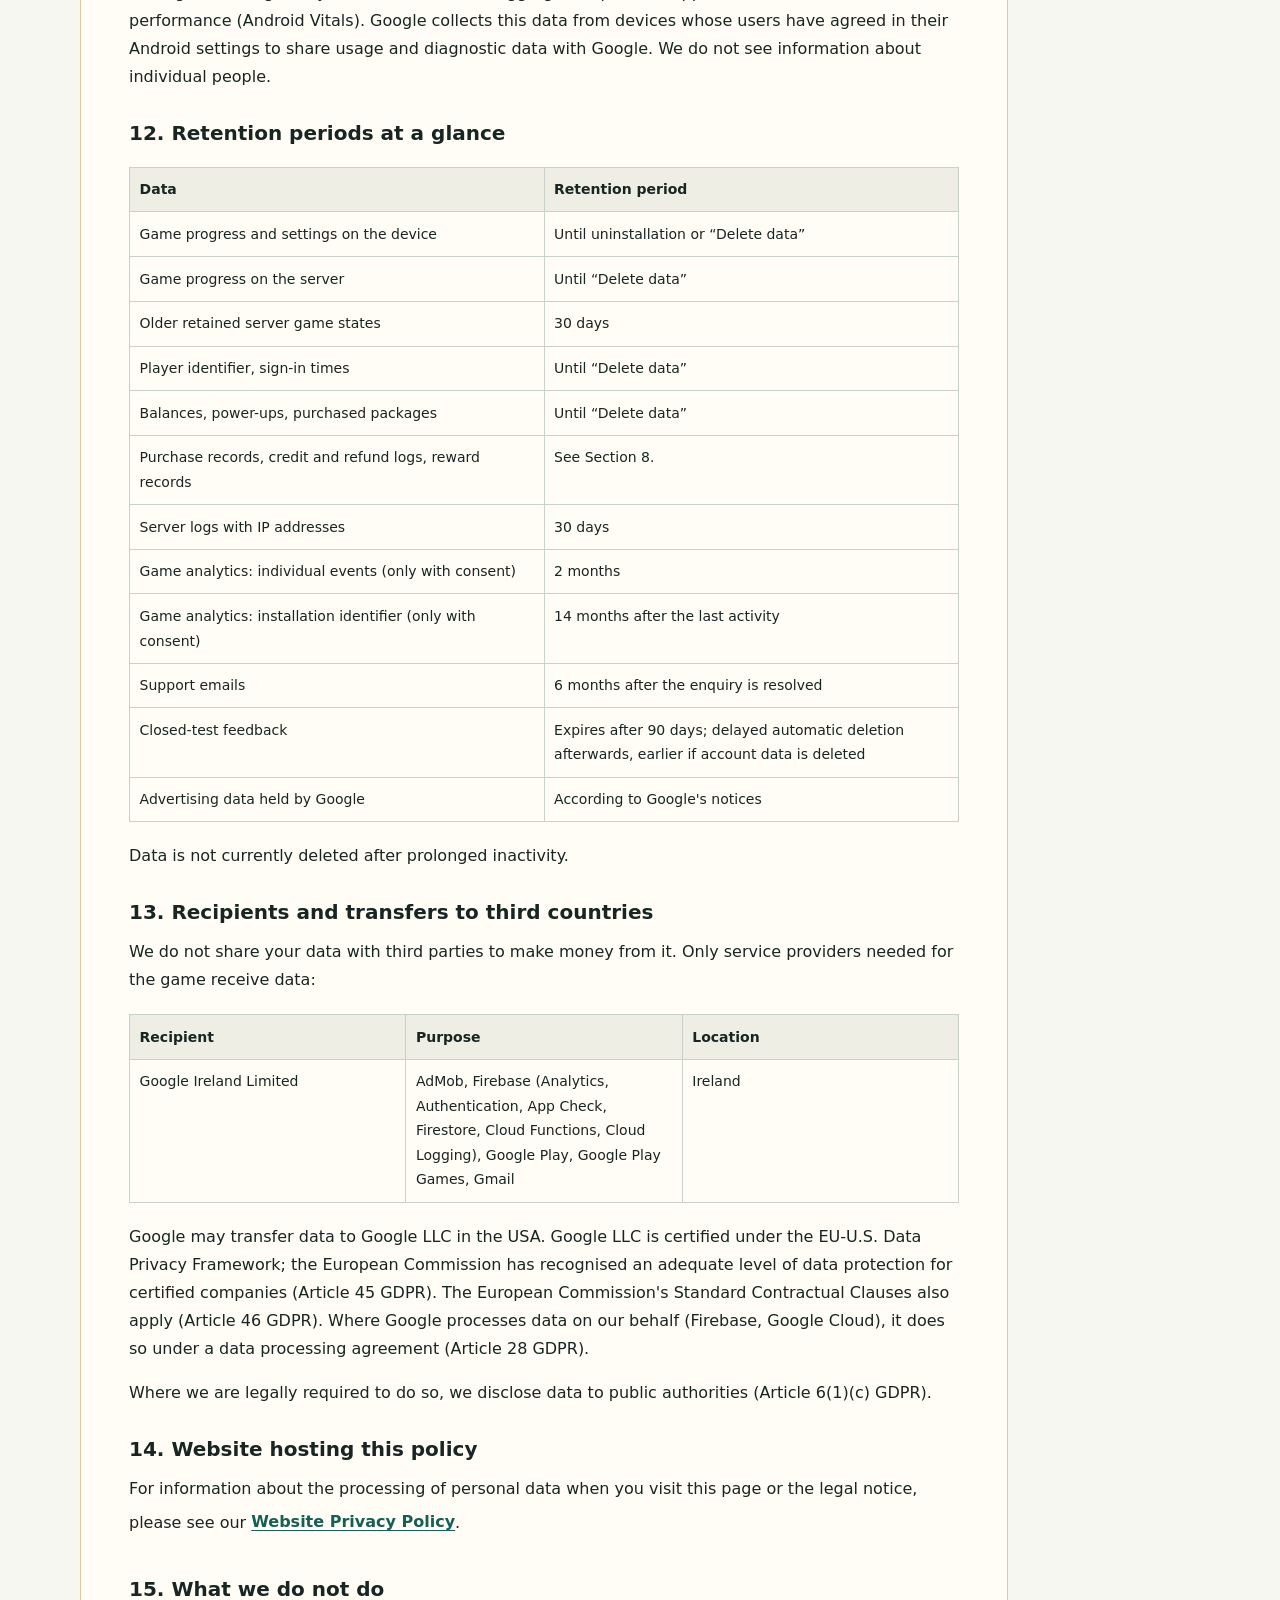
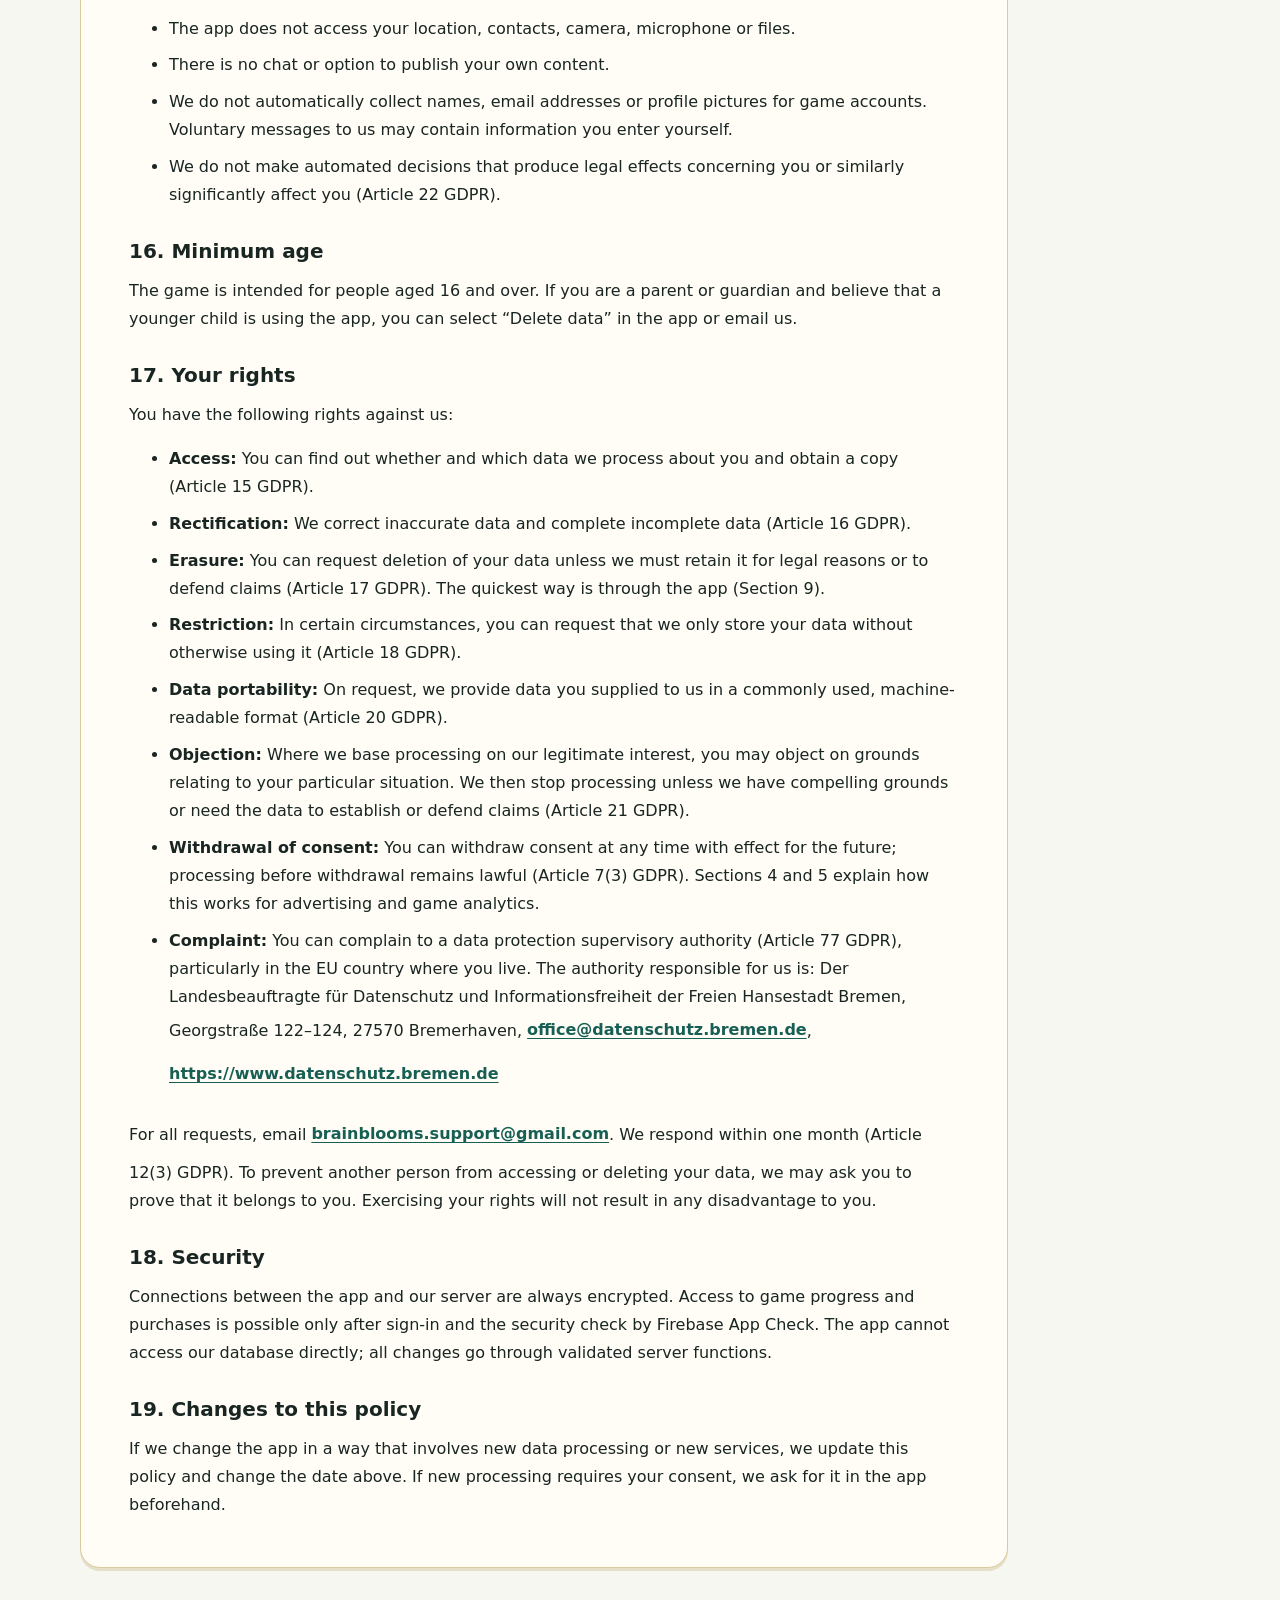
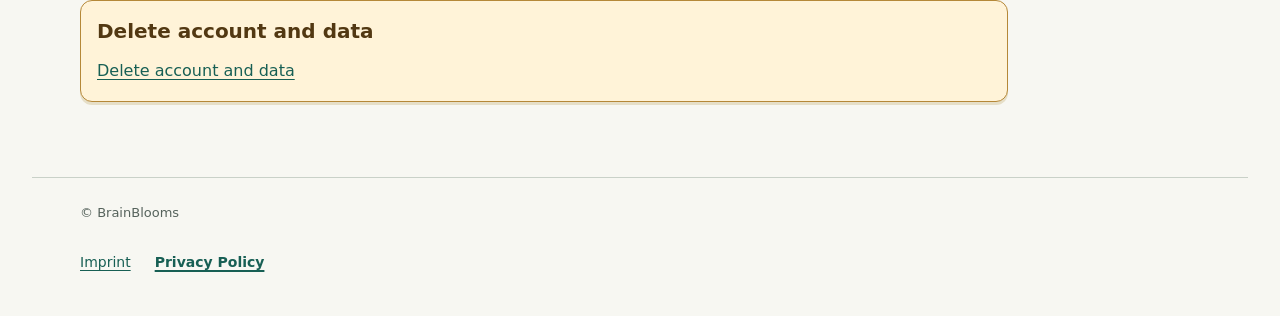
<file: datenschutz/index.html>
<!doctype html>
<html lang="de"><head><meta charset="utf-8"><meta name="viewport" content="width=device-width,initial-scale=1"><meta name="robots" content="noindex,nofollow"><meta name="theme-color" content="#F7F7F2"><title>Datenschutzerklärung – BrainBlooms</title><script src="../site-assets/language-preference.js?v=6e4a8bb40b"></script><link rel="stylesheet" href="../site-assets/legal.css?v=c639ff383c"><script src="../site-assets/legal-language.js?v=75b7c7086d" defer></script><link rel="icon" href="../site-assets/favicon.ico" sizes="any"><link rel="icon" type="image/png" sizes="32x32" href="../site-assets/images/chef-sort-app-icon-32.png"><link rel="icon" type="image/png" sizes="48x48" href="../site-assets/images/chef-sort-app-icon-48.png"><link rel="apple-touch-icon" sizes="180x180" href="../site-assets/images/chef-sort-app-icon-180.png"><link rel="stylesheet" href="../site-assets/deletion.css?v=f38f503b74"><link rel="stylesheet" href="../site-assets/app-privacy.css?v=f5c6a14d75"></head>
<body><a class="skip-link" href="#inhalt"><span data-lang="de">Zum Inhalt</span><span data-lang="en" lang="en" hidden>Skip to content</span></a>
<header class="legal-header wrap"><div class="wordmark"><img src="../site-assets/images/brainblooms-wordmark-combined-v1.png" width="720" height="159" alt="BrainBlooms"></div><div class="language-switch" role="group" aria-label="Sprache wählen" data-label-de="Sprache wählen" data-label-en="Choose language" hidden><button type="button" data-set-lang="de" lang="de" aria-label="Deutsch" aria-pressed="true">DE</button><button type="button" data-set-lang="en" lang="en" aria-label="English" aria-pressed="false">EN</button></div></header>
<main class="legal-main wrap" id="inhalt" tabindex="-1"><a class="back" href="../"><span data-lang="de">← Übersicht</span><span data-lang="en" hidden>← Overview</span></a><article class="legal legal-copy app-privacy"><p class="eyebrow">BrainBlooms · Chef Sort: Restaurant Rush</p><div data-lang="de" lang="de"><h1>Datenschutzerklärung für „Chef Sort: Restaurant Rush“</h1>
<p>Stand: 1. November 2026</p>
<h2>Das Wichtigste in Kürze</h2>
<ul><li>Sie können das Spiel ohne Konto und ohne Angabe von Name oder E-Mail-Adresse spielen. Ihr Spielstand liegt zunächst nur auf Ihrem Gerät.</li><li>Melden Sie sich mit Google Play Games an, sichern wir Ihren Spielstand und Ihre Käufe auf Servern von Google in Frankfurt am Main. Wir speichern dabei keine E-Mail-Adresse und keinen Namen, sondern nur eine verschlüsselt umgerechnete Kennung.</li><li>Werbung sehen Sie nur, wenn Sie selbst ein Werbevideo starten. Ob die Werbung auf Sie zugeschnitten sein darf, entscheiden Sie im Einwilligungsfenster von Google.</li><li>Die Spielanalyse ist ausgeschaltet, bis Sie ausdrücklich zustimmen. Sie können das jederzeit in den Einstellungen ändern.</li><li>Zahlungen wickelt ausschließlich Google Play ab. Ihre Zahlungsdaten erhalten wir nie.</li><li>Sie können Ihre Daten jederzeit selbst in der App löschen (Einstellungen → Daten löschen). Einiges bewahren wir aus gesetzlichen Gründen oder für den sicheren Betrieb auf: Kaufnachweise, kurzzeitige technische Server-Protokolle und bereits übertragene Analysedaten (Abschnitt 9).</li></ul>
<p>Die folgenden Abschnitte erklären das im Einzelnen.</p>
<h2>1. Wer ist verantwortlich?</h2>
<p>Verantwortlich für die Datenverarbeitung in dieser App ist:</p>
<p>Sven Schöttke (BrainBlooms)<br>Abbentorswallstraße 49<br>28195 Bremen<br>Deutschland</p>
<p>E-Mail für Datenschutz und Support: <a href="mailto:brainblooms.support@gmail.com">brainblooms.support@gmail.com</a></p>
<p>Einen Datenschutzbeauftragten haben wir nicht benannt.</p>
<h2>2. Worum geht es in dieser Erklärung?</h2>
<p>Diese Erklärung gilt für die Android-App „Chef Sort: Restaurant Rush“.</p>
<p>„Personenbezogene Daten“ sind alle Angaben, die sich direkt oder über Umwege einer bestimmten Person zuordnen lassen. Dazu zählen nicht nur Name oder E-Mail-Adresse, sondern zum Beispiel auch eine IP-Adresse, eine Werbe-ID oder eine Kennung, unter der Ihr Spielstand gespeichert ist – auch dann, wenn wir selbst nicht wissen, wer sich dahinter verbirgt.</p>
<p>Für jede Verarbeitung nennen wir Ihnen unten, welche Daten betroffen sind, wozu wir sie nutzen, auf welcher Rechtsgrundlage, wie lange sie gespeichert werden und wer sie erhält.</p>
<h2>3. Was auf Ihrem Gerät gespeichert wird</h2>
<p><strong>Welche Daten:</strong> Ihr Spielstand (zum Beispiel Fortschritt, Spielgeld, freigeschaltete Restaurants), Ihre Einstellungen (Sprache, Ton, Vibration, Ihre Entscheidung zur Spielanalyse), eine zufällig erzeugte Installationskennung ohne Bezug zu Ihrer Hardware und ein internes Protokoll der Spielwirtschaft. Diese Daten bleiben auf Ihrem Gerät, solange Sie sich nicht anmelden (siehe Abschnitt 6 und 7).</p>
<p><strong>Wozu:</strong> Damit das Spiel funktioniert und Ihr Fortschritt beim nächsten Start erhalten bleibt. Die Installationskennung brauchen wir, um bei mehreren Geräten zu erkennen, welches Gerät zuletzt gespeichert hat.</p>
<p><strong>Rechtsgrundlage:</strong> Das Speichern ist für das Spiel, das Sie nutzen möchten, unbedingt erforderlich (§ 25 Abs. 2 Nr. 2 TDDDG; Art. 6 Abs. 1 lit. b DSGVO).</p>
<p><strong>Wie lange:</strong> Bis Sie die App deinstallieren, ihre Daten in den Android-Einstellungen löschen oder in der App „Daten löschen“ wählen.</p>
<p><strong>Android-Sicherung:</strong> Wenn Sie in Ihrem Android-Gerät die automatische Sicherung bei Google eingeschaltet haben, sichert Android Ihren Spielstand in Ihrem Google-Konto. Diese Sicherung steuern Sie in den Einstellungen Ihres Geräts. Die Installationskennung und das Guthaben für das Spielen ohne Internet nehmen wir ausdrücklich von der Sicherung aus.</p>
<h2>4. Werbung</h2>
<p><strong>Welche Daten:</strong> Wenn Sie ein Werbevideo starten, um eine Belohnung zu erhalten, lädt die App die Anzeige über Google AdMob. Dabei verarbeitet Google insbesondere die Werbe-ID Ihres Geräts, Ihre IP-Adresse, Angaben zu Gerät und App sowie Ihr Verhalten bei der Anzeige (zum Beispiel ob Sie sie bis zum Ende ansehen oder antippen). Andere Werbeformen wie Banner oder Werbung zwischen den Spielrunden gibt es nicht.</p>
<p><strong>Ihre Einwilligung:</strong> Beim ersten Start zeigt Ihnen die App ein Einwilligungsfenster von Google. Dort entscheiden Sie, ob Google Daten auf Ihrem Gerät speichern und auslesen und ob die Werbung auf Ihre Interessen zugeschnitten werden darf. Die App lädt erst Werbung, nachdem dieses Fenster abgeschlossen ist. Werbevideos erscheinen unabhängig von Ihrer Entscheidung; Sie bestimmen, ob sie auf Sie zugeschnitten werden. Lehnen Sie personalisierte Werbung ab, zeigt Google Werbung ohne Bezug zu Ihren Interessen. Lehnen Sie auch das Speichern und Auslesen auf Ihrem Gerät ab, zeigt Google nur eingeschränkte Werbung, für die nichts auf Ihrem Gerät gespeichert oder ausgelesen wird.</p>
<p><strong>Wozu:</strong> Das Spiel ist kostenlos. Werbevideos finanzieren es mit und geben Ihnen im Gegenzug Belohnungen im Spiel.</p>
<p><strong>Rechtsgrundlage:</strong> Für personalisierte Werbung und das Speichern auf Ihrem Gerät Ihre Einwilligung (Art. 6 Abs. 1 lit. a DSGVO, § 25 Abs. 1 TDDDG). Für nicht personalisierte Werbung unser berechtigtes Interesse, das kostenlose Spiel zu finanzieren (Art. 6 Abs. 1 lit. f DSGVO).</p>
<p><strong>Widerruf:</strong> Sie können Ihre Werbe-ID in den Android-Einstellungen zurücksetzen oder löschen (Einstellungen → Datenschutz → Werbung bzw. Google → Anzeigen). Ihre Entscheidung zu Werbung können Sie außerdem jederzeit mit Wirkung für die Zukunft ändern oder widerrufen: Tippen Sie in der App unter Einstellungen auf „Werbe-Einstellungen“; dann öffnet sich das Einwilligungsformular von Google erneut. Der Eintrag wird angezeigt, wenn für Ihren Standort eine Einwilligung erforderlich ist und die App beim Start eine Internetverbindung hatte.</p>
<p><strong>Wer erhält die Daten:</strong> Google Ireland Limited, Gordon House, Barrow Street, Dublin 4, Irland. Google kann Daten auch an die Google LLC in den USA übermitteln (siehe Abschnitt 13). Wie Google Daten in Apps mit Werbung verwendet: <a href="https://policies.google.com/technologies/partner-sites">https://policies.google.com/technologies/partner-sites</a></p>
<p><strong>Wie lange:</strong> Die Speicherdauer bei Google richtet sich nach den Datenschutzhinweisen von Google. Wir selbst speichern zur Werbung nichts außer dem unten beschriebenen Nachweis über Belohnungen.</p>
<p><strong>Beim Antippen einer Anzeige</strong> werden Sie möglicherweise zu einer fremden App oder Webseite weitergeleitet. Dort gelten die Datenschutzhinweise des jeweiligen Anbieters.</p>
<h3>Nachweis über Belohnungen aus Werbevideos</h3>
<p>Für manche Belohnungen (zum Beispiel Premium Currency) prüft unser Server, ob das Werbevideo wirklich angesehen wurde. Dazu übermittelt die App an Google eine Kennung Ihres Spielerkontos und eine Vorgangsnummer. Google meldet unserem Server danach, dass die Belohnung verdient ist. Wir speichern den Vorgang und eine unumkehrbar umgerechnete Transaktionsnummer, damit dieselbe Belohnung nicht mehrfach gutgeschrieben werden kann.</p>
<p><strong>Rechtsgrundlage:</strong> Erfüllung der Spielvereinbarung, also die Gutschrift der Belohnung (Art. 6 Abs. 1 lit. b DSGVO). <strong>Wie lange:</strong> siehe Abschnitt 12.</p>
<h2>5. Spielanalyse (nur mit Ihrer Zustimmung)</h2>
<p><strong>Ausgangslage:</strong> Die Spielanalyse ist beim ersten Start ausgeschaltet. Ohne Ihre Zustimmung werden keine Analysedaten übertragen. Die Werbe-ID wird für die Spielanalyse nie erhoben.</p>
<p><strong>Welche Daten, wenn Sie zustimmen:</strong> Über Google Firebase Analytics senden wir Spielereignisse, zum Beispiel Ergebnis und Dauer einer Küchen-Runde, genutzte Power-Ups, aufgerufene Bildschirme, abgeholte Belohnungen, Ablauf von Werbe- und Kaufvorgängen (ohne Zahlungsdaten) und die Länge einer Spielsitzung. Freitexte oder Inhalte, die Sie eingeben, sind nicht dabei. Firebase ergänzt automatisch eine zufällige Kennung dieser App-Installation sowie Gerätemodell, Betriebssystem, Sprache und ein aus der IP-Adresse abgeleitetes Land.</p>
<p><strong>Wozu:</strong> Um zu verstehen, welche Level zu schwer oder zu leicht sind, und das Spiel zu verbessern.</p>
<p><strong>Rechtsgrundlage:</strong> Ihre Einwilligung (Art. 6 Abs. 1 lit. a DSGVO, § 25 Abs. 1 TDDDG).</p>
<p><strong>Widerruf:</strong> Jederzeit in der App unter Einstellungen → „Beim Verbessern helfen“. Danach werden keine weiteren Daten gesendet.</p>
<p><strong>Wer erhält die Daten:</strong> Google Ireland Limited (Anschrift siehe Abschnitt 4), mit möglicher Übermittlung an Google LLC, USA (siehe Abschnitt 13).</p>
<p><strong>Wie lange:</strong> Einzelne Spielereignisse speichert Google Analytics zwei Monate. Die zufällige Kennung Ihrer App-Installation und die ihr zugeordneten Merkmale werden 14 Monate nach Ihrer letzten Aktivität gelöscht. Danach stehen uns nur noch zusammengefasste Auswertungen ohne Bezug zu einzelnen Spielern zur Verfügung.</p>
<h2>6. Anmeldung mit Google Play Games</h2>
<p><strong>Welche Daten:</strong> Sie können sich mit Ihrem Google-Play-Games-Konto anmelden. Für Echtgeld-Käufe ist die Anmeldung erforderlich, damit Ihre Käufe sicher Ihrem Spielerkonto zugeordnet werden. Google teilt unserem Server dabei Ihre Play-Games-Spieler-ID mit. Wir speichern diese ID nicht selbst, sondern nur einen daraus unumkehrbar berechneten Wert (Hash) als Ihre Spielerkennung, dazu den Zeitpunkt der ersten und der letzten Anmeldung. Zusätzlich vergeben wir eine zufällige zehnstellige Spieler-ID, die wir Ihrer internen Spielerkennung zuordnen. Sie finden diese Nummer in den Einstellungen unter „Mitwirkende“ und können sie durch Antippen kopieren. Damit die Nummer auch ohne Internetverbindung verfügbar bleibt, speichern wir sie auf Ihrem Gerät zusammen mit der Zuordnung zu Ihrem Spielerkonto. Beim Wechsel zu einem anderen bestätigten Konto wird die bisherige Nummer entfernt oder ersetzt. Wenn Sie Ihre Spieldaten in der App löschen, entfernen wir auch diese lokale Kopie und ihre Zuordnung. Ihre E-Mail-Adresse, Ihren Namen oder Ihr Profilbild erhalten und speichern wir nicht.</p>
<p><strong>Sicherheitsprüfung:</strong> Bei jeder Verbindung zu unserem Server prüft Google mit „Firebase App Check“ (Play Integrity), ob die Anfrage von einer unveränderten Version unserer App auf einem echten Gerät kommt. So schützen wir Käufe und Spielstände vor Manipulation. Für die Verbindung nutzen wir außerdem Firebase Authentication.</p>
<p><strong>Wozu:</strong> Damit Ihr Spielstand und Ihre Käufe auch nach einer Neuinstallation oder auf einem neuen Gerät wieder Ihnen zugeordnet werden und niemand anderes darauf zugreifen kann.</p>
<p><strong>Rechtsgrundlage:</strong> Erfüllung der Spielvereinbarung (Art. 6 Abs. 1 lit. b DSGVO); für die Sicherheitsprüfung zusätzlich unser berechtigtes Interesse am Schutz vor Betrug und Manipulation (Art. 6 Abs. 1 lit. f DSGVO).</p>
<p><strong>Wer erhält die Daten:</strong> Google Ireland Limited (Google Play Games, Firebase), mit möglicher Übermittlung an Google LLC, USA (siehe Abschnitt 13).</p>
<p><strong>Wie lange:</strong> Bis Sie in der App „Daten löschen“ wählen.</p>
<h2>7. Speicherstand auf dem Server (Cloud-Save)</h2>
<p><strong>Welche Daten:</strong> Nach der Anmeldung gleicht die App Ihren Spielstand mit unserem Server ab. Wir speichern dort Ihren vollständigen Spielstand, eine Kurzfassung Ihres Fortschritts, eine Versionsnummer, die Installationskennung des Geräts, das zuletzt gespeichert hat, und Zeitpunkte.</p>
<p><strong>Wozu:</strong> Damit Sie auf einem neuen Gerät oder nach einer Neuinstallation weiterspielen können. Spielen Sie auf zwei Geräten gleichzeitig ohne Internet, heben wir den unterlegenen Stand vorübergehend auf.</p>
<p><strong>Rechtsgrundlage:</strong> Erfüllung der Spielvereinbarung (Art. 6 Abs. 1 lit. b DSGVO).</p>
<p><strong>Wo:</strong> Google Cloud Firestore, Rechenzentrum Frankfurt am Main (Region europe-west3).</p>
<p><strong>Wie lange:</strong> Ihr aktueller Spielstand bis zur Löschung durch Sie. Aufgehobene ältere Stände werden nach 30 Tagen automatisch gelöscht.</p>
<h2>8. Käufe in der App</h2>
<p><strong>Zahlung:</strong> Käufe von Premium Currency und Paketen laufen ausschließlich über Google Play. Ihre Zahlungsdaten (zum Beispiel Kreditkarte oder Bankverbindung) gibt Google nicht an uns weiter. Für die Zahlung gelten die Datenschutzhinweise von Google Play.</p>
<p><strong>Was wir speichern:</strong> Damit Sie genau das erhalten, was Sie gekauft haben, prüft unser Server jeden Kauf bei Google. Wir speichern dazu den Kaufnachweis von Google (Kauf-Token), das gekaufte Produkt, den Zeitpunkt, Ihre Spielerkennung, eine daraus abgeleitete Kontokennung für Google Play und den Bearbeitungsstand. Außerdem führen wir Ihr Guthaben an gekaufter Premium Currency, Ihre gekauften Power-Ups und Pakete sowie ein Protokoll über Gutschriften und Ausgaben.</p>
<p><strong>Rückerstattungen:</strong> Erstattet Google Ihnen einen Kauf, teilt Google uns das automatisch mit. Wir ziehen die erstattete Ware dann wieder ab, höchstens bis auf null.</p>
<p><strong>Rechtsgrundlage:</strong> Erfüllung des Kaufvertrags (Art. 6 Abs. 1 lit. b DSGVO); für die Aufbewahrung der Kaufnachweise gesetzliche Pflichten und unser berechtigtes Interesse, Ansprüche belegen und abwehren zu können (Art. 6 Abs. 1 lit. c und f DSGVO).</p>
<p><strong>Wer erhält die Daten:</strong> Google Ireland Limited (Google Play), mit möglicher Übermittlung an Google LLC, USA (siehe Abschnitt 13).</p>
<p><strong>Wie lange:</strong> Guthaben, Power-Ups und Pakete bis zur Löschung durch Sie. Kaufnachweise und das Protokoll über Gutschriften, Rückerstattungen und Belohnungsnachweise bewahren wir auch nach einer Löschung auf, allerdings nur noch unter der umgerechneten Kennung.</p>
<h2>9. Ihre Daten löschen</h2>
<p><strong>In der App:</strong> Unter Einstellungen → „Daten löschen“ können Sie Ihre Daten selbst löschen. Nach einer zweiten Bestätigung löschen wir auf unserem Server Ihren Spielstand, Ihr Guthaben an Premium Currency, Ihre Power-Ups und gekauften Pakete, offene Belohnungen, Ihre Anmeldung und Ihr Firebase-Konto. Auf Ihrem Gerät werden anschließend Spielstand, Einstellungen, die Installationskennung, Ihre Werbe-Einwilligung und die Analysekennung gelöscht. Die App startet danach wie bei einer Neuinstallation.</p>
<p>Bitte beachten Sie: Gelöschte Käufe und Spielfortschritte können wir nicht wiederherstellen. Kaufnachweise bewahren wir wie in Abschnitt 8 beschrieben auf.</p>
<p>Ohne Internetverbindung ist die Löschung nicht möglich; die App löscht dann nichts und zeigt einen Hinweis.</p>
<p><strong>Per E-Mail:</strong> Sie können die Löschung auch an <a href="mailto:brainblooms.support@gmail.com">brainblooms.support@gmail.com</a> schicken. Damit wir Ihre Daten finden, nutzen Sie bitte in der App unter Einstellungen den Button „Kundenservice“. Er öffnet eine vorbereitete E-Mail an uns, die Ihre Spieler-ID, die App-Version, die Spielsprache und Ihren aktuellen Spielstand (Level) enthält; Sie sehen diese Angaben vor dem Absenden. Die Spieler-ID gibt es nur nach einer Anmeldung mit Google Play Games. Ohne Anmeldung speichern wir auf unseren Servern außer den kurzzeitigen technischen Protokollen (Abschnitt 11) keine Daten zu Ihnen.</p>
<p>Ohne die App können Sie uns stattdessen die Bestellnummer eines Kaufs bei Google Play nennen. Haben Sie sich angemeldet, aber nichts gekauft, und die App nicht mehr installiert, können wir Ihre Daten ohne Spieler-ID nicht zuordnen. Installieren Sie die App in diesem Fall erneut und melden Sie sich mit demselben Google-Konto an: Sie sind dann wieder derselbe Spieler und können Ihre Daten in der App löschen oder uns über „Kundenservice“ schreiben. Bevor wir löschen, können wir Sie bitten, nachzuweisen, dass die Daten zu Ihnen gehören.</p>
<h2>10. Kontakt per E-Mail</h2>
<p><strong>Welche Daten:</strong> Wenn Sie uns schreiben, verarbeiten wir Ihre E-Mail-Adresse, Ihren Namen (falls angegeben) und den Inhalt Ihrer Nachricht. Schreiben Sie über den Button „Kundenservice“ in den Einstellungen, enthält die vorbereitete Nachricht zusätzlich Ihre Spieler-ID (falls Sie mit Google Play Games angemeldet sind), die App-Version, die Spielsprache und Ihr aktuelles Level; Level und Ihre kurze zehnstellige Spieler-ID stehen auch im Betreff. Die interne Spielerkennung wird nicht in die E-Mail aufgenommen. Ist die kurze ID nicht verfügbar, steht an ihrer Stelle ein Strich. Die App selbst sendet nichts; die E-Mail verschickt Ihr E-Mail-Programm erst, wenn Sie auf Senden tippen.</p>
<p><strong>Wozu und Rechtsgrundlage:</strong> Um Ihre Anfrage zu beantworten (Art. 6 Abs. 1 lit. b DSGVO, bei allgemeinen Anfragen Art. 6 Abs. 1 lit. f DSGVO).</p>
<p><strong>Wer erhält die Daten:</strong> Wir nutzen Gmail; Anbieter ist Google Ireland Limited, mit möglicher Übermittlung an Google LLC, USA.</p>
<p><strong>Wie lange:</strong> Wir löschen Ihre E-Mails sechs Monate, nachdem Ihre Anfrage abgeschlossen ist, es sei denn, wir müssen sie aus gesetzlichen Gründen länger aufbewahren.</p>
<h3>Feedback während des geschlossenen Tests</h3>
<p>Über „Feedback“ im Spiel können Sie uns freiwillig einen Fehler, einen Verbesserungsvorschlag oder eine andere Rückmeldung senden. Wir übertragen die Meldung erst, wenn Sie auf „Absenden“ tippen. Dafür verwenden wir Ihre bestehende Spielanmeldung; ohne Anmeldung bieten wir den oben beschriebenen E-Mail-Weg an. Diese Rückmeldung ist von der optionalen Spielanalyse getrennt.</p>
<p><strong>Welche Daten:</strong> Kategorie, Nachricht und ein beim Öffnen des Formulars erstellter Ausschnitt des Spielzustands: Aufnahmezeit, Spielversion und Buildnummer, Sprache, sichtbarer Bildschirm und geöffnete Fenster sowie vorhandener Verbindungsstatus. Bei Kitchen Sort gehören dazu Restaurant und Level, Warenpositionen und Nachschub, aktive Mechaniken, Zeit und bereits vorhandene Angaben zu Power-Ups und Bedienzuständen. Wir ordnen die Meldung Ihrem Spielkonto und Ihrer vorhandenen kurzen Spieler-ID zu. Sie ist dadurch nicht anonym. Namen oder E-Mail-Adressen werden nicht automatisch ergänzt; Ihre Nachricht kann solche Angaben enthalten, wenn Sie sie selbst eingeben. Bildschirmaufnahmen oder eine Aufzeichnung Ihrer Eingaben werden nicht erstellt.</p>
<p><strong>Wozu:</strong> Um die Rückmeldung zu bearbeiten und Probleme im geschlossenen Test nachzuvollziehen.</p>
<p><strong>Wer erhält die Daten:</strong> Unser Firebase-Backend und Cloud Firestore bei Google in der bereits für die Spielkontodaten verwendeten Region Frankfurt am Main. Die allgemeinen Hinweise zu Google als Empfänger und möglichen Drittlandübermittlungen gelten auch hier.</p>
<p><strong>Wie lange:</strong> 90 Tage nach dem ersten Serverempfang wird die Meldung zur automatischen Löschung vorgemerkt. Die tatsächliche technische Löschung erfolgt anschließend zeitversetzt. Wiederholtes Absenden derselben Meldung verlängert die Frist nicht. Bei einer Kontodatenlöschung in der App oder über den Support werden die zugeordneten Feedback-Meldungen mitgelöscht. Ein ungesendeter Entwurf bleibt nur bis zum Schließen des Fensters im Arbeitsspeicher.</p>
<h2>11. Technische Protokolle unseres Servers</h2>
<p><strong>Welche Daten:</strong> Bei jeder Verbindung der App zu unserem Server protokolliert die Google-Cloud-Plattform automatisch die IP-Adresse, den Zeitpunkt, die aufgerufene Funktion, das Ergebnis und die Dauer der Anfrage sowie in der Regel die technische Kennung der App (User-Agent). Unsere eigenen Fehlermeldungen enthalten keine Spielerkennung und keine IP-Adresse.</p>
<p><strong>Wozu:</strong> Für den sicheren Betrieb, zur Abwehr von Angriffen und zur Fehlersuche.</p>
<p><strong>Rechtsgrundlage:</strong> Unser berechtigtes Interesse an einem sicheren und funktionierenden Server (Art. 6 Abs. 1 lit. f DSGVO).</p>
<p><strong>Wie lange:</strong> 30 Tage, danach werden die Protokolle automatisch gelöscht.</p>
<p><strong>Wer erhält die Daten:</strong> Google Cloud als unser Auftragsverarbeiter. Der Speicherort der Protokolle wird von Google bestimmt und kann außerhalb der EU liegen (siehe Abschnitt 13).</p>
<h3>Absturz- und Leistungsberichte von Google Play</h3>
<p>Über die Google Play Console erhalten wir zusammengefasste Berichte zu Abstürzen, Hängern und Leistung der App (Android Vitals). Google erhebt diese Daten von Geräten, deren Nutzer in den Android-Einstellungen der Weitergabe von Nutzungs- und Diagnosedaten an Google zugestimmt haben. Wir sehen dabei keine Angaben zu einzelnen Personen.</p>
<h2>12. Speicherdauer auf einen Blick</h2>
<table><thead><tr><th scope="col">Daten</th><th scope="col">Speicherdauer</th></tr></thead><tbody><tr><td>Spielstand und Einstellungen auf dem Gerät</td><td>bis Deinstallation oder „Daten löschen“</td></tr><tr><td>Spielstand auf dem Server</td><td>bis „Daten löschen“</td></tr><tr><td>Ältere, aufgehobene Server-Spielstände</td><td>30 Tage</td></tr><tr><td>Spielerkennung, Anmeldezeitpunkte</td><td>bis „Daten löschen“</td></tr><tr><td>Guthaben, Power-Ups, gekaufte Pakete</td><td>bis „Daten löschen“</td></tr><tr><td>Kaufnachweise, Gutschrift- und Rückerstattungsprotokoll, Belohnungsnachweise</td><td>Siehe Abschnitt 8.</td></tr><tr><td>Server-Protokolle mit IP-Adresse</td><td>30 Tage</td></tr><tr><td>Spielanalyse: einzelne Ereignisse (nur mit Zustimmung)</td><td>2 Monate</td></tr><tr><td>Spielanalyse: Installationskennung (nur mit Zustimmung)</td><td>14 Monate nach der letzten Aktivität</td></tr><tr><td>Support-E-Mails</td><td>6 Monate nach Abschluss der Anfrage</td></tr><tr><td>Feedback aus dem geschlossenen Test</td><td>Ablauf nach 90 Tagen; anschließend zeitversetzte automatische Löschung, bei Kontodatenlöschung früher</td></tr><tr><td>Werbedaten bei Google</td><td>nach den Hinweisen von Google</td></tr></tbody></table>
<p>Eine Löschung nach längerer Inaktivität findet derzeit nicht statt.</p>
<h2>13. Empfänger und Übermittlung in Drittländer</h2>
<p>Wir geben Ihre Daten nicht an Dritte weiter, um damit Geld zu verdienen. Daten erhalten nur die Dienstleister, die für das Spiel nötig sind:</p>
<table><thead><tr><th scope="col">Empfänger</th><th scope="col">Wofür</th><th scope="col">Sitz</th></tr></thead><tbody><tr><td>Google Ireland Limited</td><td>AdMob, Firebase (Analytics, Authentication, App Check, Firestore, Cloud Functions, Cloud Logging), Google Play, Google Play Games, Gmail</td><td>Irland</td></tr></tbody></table>
<p>Google kann Daten an die Google LLC in den USA übermitteln. Google LLC ist nach dem EU-US Data Privacy Framework zertifiziert; die EU-Kommission hat für zertifizierte Unternehmen ein angemessenes Datenschutzniveau festgestellt (Art. 45 DSGVO). Zusätzlich gelten die Standardvertragsklauseln der EU-Kommission (Art. 46 DSGVO). Soweit Google für uns Daten verarbeitet (Firebase, Google Cloud), geschieht das auf Grundlage eines Vertrags zur Auftragsverarbeitung (Art. 28 DSGVO).</p>
<p>Wenn wir gesetzlich dazu verpflichtet sind, geben wir Daten an Behörden weiter (Art. 6 Abs. 1 lit. c DSGVO).</p>
<h2>14. Webseite mit dieser Erklärung</h2>
<p>Informationen zur Verarbeitung personenbezogener Daten beim Aufruf dieser Seite und des Impressums finden Sie in unserer <a href="../datenschutz-website/?lang=de">Datenschutzerklärung der Website</a>.</p>
<h2>15. Was wir nicht tun</h2>
<ul><li>Die App greift nicht auf Ihren Standort, Ihre Kontakte, Kamera, Mikrofon oder Dateien zu.</li><li>Es gibt keinen Chat und keine Möglichkeit, eigene Inhalte zu veröffentlichen.</li><li>Wir erfassen keinen Namen, keine E-Mail-Adresse und kein Profilbild automatisch für das Spielkonto. Freiwillige Nachrichten an uns können von Ihnen selbst eingegebene Angaben enthalten.</li><li>Wir treffen keine automatisierten Entscheidungen, die Ihnen gegenüber rechtliche Wirkung haben oder Sie ähnlich erheblich beeinträchtigen (Art. 22 DSGVO).</li></ul>
<h2>16. Mindestalter</h2>
<p>Das Spiel richtet sich an Personen ab 16 Jahren. Wenn Sie Erziehungsberechtigte sind und annehmen, dass ein jüngeres Kind die App nutzt, können Sie in der App „Daten löschen“ wählen oder uns per E-Mail schreiben.</p>
<h2>17. Ihre Rechte</h2>
<p>Sie haben gegenüber uns folgende Rechte:</p>
<ul><li><strong>Auskunft:</strong> Sie können erfahren, ob und welche Daten wir über Sie verarbeiten, und eine Kopie erhalten (Art. 15 DSGVO).</li><li><strong>Berichtigung:</strong> Falsche Daten berichtigen wir, unvollständige vervollständigen wir (Art. 16 DSGVO).</li><li><strong>Löschung:</strong> Sie können verlangen, dass wir Ihre Daten löschen, soweit wir sie nicht aus gesetzlichen Gründen oder zur Verteidigung von Ansprüchen aufbewahren müssen (Art. 17 DSGVO). Am schnellsten geht das in der App (Abschnitt 9).</li><li><strong>Einschränkung:</strong> In bestimmten Fällen können Sie verlangen, dass wir Ihre Daten nur noch speichern, aber nicht weiter nutzen (Art. 18 DSGVO).</li><li><strong>Datenübertragbarkeit:</strong> Daten, die Sie uns bereitgestellt haben, erhalten Sie auf Wunsch in einem gängigen, maschinenlesbaren Format (Art. 20 DSGVO).</li><li><strong>Widerspruch:</strong> Stützen wir eine Verarbeitung auf unser berechtigtes Interesse, dürfen Sie ihr widersprechen, wenn Ihre persönliche Lage einen Grund dafür liefert. Wir hören dann damit auf, es sei denn, wir haben zwingende Gründe oder brauchen die Daten, um Ansprüche durchzusetzen oder abzuwehren (Art. 21 DSGVO).</li><li><strong>Widerruf einer Einwilligung:</strong> Eine Einwilligung können Sie jederzeit mit Wirkung für die Zukunft widerrufen; was bis dahin geschehen ist, bleibt rechtmäßig (Art. 7 Abs. 3 DSGVO). Wie das bei Werbung und Spielanalyse geht, steht in Abschnitt 4 und 5.</li><li><strong>Beschwerde:</strong> Sie können sich bei einer Datenschutz-Aufsichtsbehörde beschweren (Art. 77 DSGVO), insbesondere in dem EU-Land, in dem Sie wohnen. Für uns zuständig ist: Der Landesbeauftragte für Datenschutz und Informationsfreiheit der Freien Hansestadt Bremen, Georgstraße 122–124, 27570 Bremerhaven, <a href="mailto:office@datenschutz.bremen.de">office@datenschutz.bremen.de</a>, <a href="https://www.datenschutz.bremen.de">https://www.datenschutz.bremen.de</a></li></ul>
<p>Schreiben Sie uns für alle Anliegen an <a href="mailto:brainblooms.support@gmail.com">brainblooms.support@gmail.com</a>. Wir antworten innerhalb eines Monats (Art. 12 Abs. 3 DSGVO). Damit niemand Fremdes Auskunft über Ihre Daten erhält oder sie löschen lässt, können wir Sie bitten, nachzuweisen, dass die Daten zu Ihnen gehören. Wenn Sie Ihre Rechte wahrnehmen, entstehen Ihnen daraus keine Nachteile.</p>
<h2>18. Sicherheit</h2>
<p>Die App verbindet sich mit unserem Server ausschließlich verschlüsselt. Zugriffe auf Spielstände und Käufe sind nur nach Anmeldung und nach der Sicherheitsprüfung durch Firebase App Check möglich. Auf unsere Datenbank kann die App nicht direkt zugreifen; alle Änderungen laufen über geprüfte Serverfunktionen.</p>
<h2>19. Änderungen dieser Erklärung</h2>
<p>Wenn wir die App ändern und dabei neue Daten verarbeiten oder neue Dienste einsetzen, passen wir diese Erklärung an und ändern das Datum oben. Ist für eine neue Verarbeitung Ihre Einwilligung nötig, fragen wir Sie vorher in der App.</p></div><div data-lang="en" lang="en" hidden><h1>Privacy Policy for “Chef Sort: Restaurant Rush”</h1>
<p>Updated: 1 November 2026</p>
<h2>Key points at a glance</h2>
<ul><li>You can play without an account and without providing your name or email address. Initially, your game progress is stored only on your device.</li><li>If you sign in with Google Play Games, we back up your game progress and purchases on Google's servers in Frankfurt am Main. We do not store your email address or name, only a cryptographically transformed identifier.</li><li>You see advertising only when you choose to start an advertising video. You decide in Google's consent window whether advertising may be personalised for you.</li><li>Game analytics is switched off until you expressly agree. You can change this at any time in the settings.</li><li>Payments are handled exclusively by Google Play. We never receive your payment details.</li><li>You can delete your data yourself at any time in the app (Settings → Delete data). We retain some information to meet legal requirements or operate the service securely: purchase records, short-term technical server logs and analytics data already transmitted (Section 9).</li></ul>
<p>The following sections explain this in detail.</p>
<h2>1. Who is responsible?</h2>
<p>The controller responsible for processing data in this app is:</p>
<p>Sven Schöttke (BrainBlooms)<br>Abbentorswallstraße 49<br>28195 Bremen<br>Germany</p>
<p>Email for privacy and support: <a href="mailto:brainblooms.support@gmail.com">brainblooms.support@gmail.com</a></p>
<p>We have not appointed a data protection officer.</p>
<h2>2. What does this policy cover?</h2>
<p>This policy applies to the Android app “Chef Sort: Restaurant Rush”.</p>
<p>“Personal data” means any information that can be linked, directly or indirectly, to a particular person. This includes not only a name or email address, but also, for example, an IP address, an advertising ID or an identifier under which your game progress is stored – even if we do not know who is behind it.</p>
<p>For each processing activity below, we explain which data is involved, why we use it, the legal basis, how long it is stored and who receives it.</p>
<h2>3. What is stored on your device</h2>
<p><strong>Which data:</strong> Your game progress (for example, progress, game currency and unlocked restaurants), your settings (language, sound, vibration and your analytics choice), a randomly generated installation identifier unrelated to your hardware, and an internal log of the game economy. This data stays on your device unless you sign in (see Sections 6 and 7).</p>
<p><strong>Purpose:</strong> To make the game work and retain your progress for your next session. We need the installation identifier to recognise which device last saved when you use multiple devices.</p>
<p><strong>Legal basis:</strong> Storage is strictly necessary for the game you wish to use (Section 25(2), point 2 TDDDG; Article 6(1)(b) GDPR).</p>
<p><strong>Retention:</strong> Until you uninstall the app, clear its data in the Android settings or select “Delete data” in the app.</p>
<p><strong>Android backup:</strong> If you have enabled automatic Google backups on your Android device, Android backs up your game progress to your Google account. You control this backup in your device settings. We expressly exclude the installation identifier and the balance used for offline play from the backup.</p>
<h2>4. Advertising</h2>
<p><strong>Which data:</strong> When you start an advertising video to receive a reward, the app loads the advertisement through Google AdMob. Google processes, in particular, your device's advertising ID, your IP address, device and app information, and your interactions with the advertisement (for example, whether you watch it to the end or tap it). There are no other advertising formats, such as banners or advertisements between rounds.</p>
<p><strong>Your consent:</strong> When you first start the app, it displays Google's consent window. You decide whether Google may store and access information on your device and whether advertisements may be tailored to your interests. The app loads advertisements only after this window has been completed. Advertising videos are available regardless of your decision; you decide whether they are personalised. If you decline personalised advertising, Google shows advertisements unrelated to your interests. If you also decline storage and access on your device, Google shows only limited advertisements for which nothing is stored on or accessed from your device.</p>
<p><strong>Purpose:</strong> The game is free. Advertising videos help finance it and give you in-game rewards in return.</p>
<p><strong>Legal basis:</strong> Your consent for personalised advertising and storage on your device (Article 6(1)(a) GDPR, Section 25(1) TDDDG). For non-personalised advertising, our legitimate interest in financing the free game (Article 6(1)(f) GDPR).</p>
<p><strong>Withdrawal:</strong> You can reset or delete your advertising ID in the Android settings (Settings → Privacy → Ads, or Google → Ads). You can also change or withdraw your advertising choice at any time with effect for the future: in the app's settings, tap “Advertising settings” to reopen Google's consent form. This entry is displayed if consent is required for your location and the app had an internet connection when it started.</p>
<p><strong>Recipients:</strong> Google Ireland Limited, Gordon House, Barrow Street, Dublin 4, Ireland. Google may also transfer data to Google LLC in the USA (see Section 13). How Google uses data in apps with advertising: <a href="https://policies.google.com/technologies/partner-sites">https://policies.google.com/technologies/partner-sites</a></p>
<p><strong>Retention:</strong> Google's retention periods are governed by its privacy notices. We do not store advertising data ourselves, except for the reward records described below.</p>
<p><strong>When you tap an advertisement,</strong> you may be taken to a third-party app or website. That provider's privacy notices apply there.</p>
<h3>Records of rewards from advertising videos</h3>
<p>For some rewards (for example, Premium Currency), our server checks whether the advertising video was actually watched. For this purpose, the app transmits an identifier of your player account and a transaction reference to Google. Google then notifies our server that the reward was earned. We store the transaction and an irreversibly transformed transaction identifier so that the same reward cannot be credited more than once.</p>
<p><strong>Legal basis:</strong> Performance of the game agreement, namely crediting the reward (Article 6(1)(b) GDPR). <strong>Retention:</strong> See Section 12.</p>
<h2>5. Game analytics (only with your consent)</h2>
<p><strong>Default:</strong> Game analytics is switched off when the app first starts. No analytics data is transmitted without your consent. The advertising ID is never collected for game analytics.</p>
<p><strong>Which data, if you agree:</strong> Through Google Firebase Analytics, we send game events such as the result and duration of a kitchen round, power-ups used, screens viewed, rewards collected, the course of advertising and purchase processes (without payment details), and session length. This does not include free text or content you enter. Firebase automatically adds a random identifier for this app installation, the device model, operating system, language and a country derived from the IP address.</p>
<p><strong>Purpose:</strong> To understand which levels are too difficult or too easy and improve the game.</p>
<p><strong>Legal basis:</strong> Your consent (Article 6(1)(a) GDPR, Section 25(1) TDDDG).</p>
<p><strong>Withdrawal:</strong> At any time in the app under Settings → “Help improve”. No further data is sent afterwards.</p>
<p><strong>Recipients:</strong> Google Ireland Limited (address in Section 4), with possible transfers to Google LLC, USA (see Section 13).</p>
<p><strong>Retention:</strong> Google Analytics stores individual game events for two months. The random identifier for your app installation and its associated attributes are deleted 14 months after your last activity. After that, only aggregate reports unrelated to individual players are available to us.</p>
<h2>6. Signing in with Google Play Games</h2>
<p><strong>Which data:</strong> You can sign in with your Google Play Games account. Sign-in is required for real-money purchases so that purchases can be securely assigned to your player account. Google provides our server with your Play Games player ID. We do not store that ID itself, only an irreversibly calculated value (hash) derived from it as your player identifier, along with the times of your first and most recent sign-in. We also assign a random ten-digit player ID linked to your internal player identifier. You can find this number in the settings under “Credits” and tap it to copy it. To make the number available offline, we store it on your device together with its association to your player account. When you switch to another confirmed account, the previous number is removed or replaced. When you delete your game data in the app, we also remove this local copy and its association. We do not receive or store your email address, name or profile picture.</p>
<p><strong>Security check:</strong> Whenever you connect to our server, Google uses “Firebase App Check” (Play Integrity) to check whether the request comes from an unmodified version of our app on a real device. This protects purchases and game progress against manipulation. We also use Firebase Authentication for the connection.</p>
<p><strong>Purpose:</strong> To associate your game progress and purchases with you after reinstallation or on a new device, and prevent anyone else from accessing them.</p>
<p><strong>Legal basis:</strong> Performance of the game agreement (Article 6(1)(b) GDPR); for the security check, also our legitimate interest in protecting against fraud and manipulation (Article 6(1)(f) GDPR).</p>
<p><strong>Recipients:</strong> Google Ireland Limited (Google Play Games, Firebase), with possible transfers to Google LLC, USA (see Section 13).</p>
<p><strong>Retention:</strong> Until you select “Delete data” in the app.</p>
<h2>7. Game progress on the server (cloud save)</h2>
<p><strong>Which data:</strong> After sign-in, the app synchronises your game progress with our server. We store your complete game state, a summary of your progress, a version number, the installation identifier of the device that last saved, and timestamps.</p>
<p><strong>Purpose:</strong> To let you continue playing on a new device or after reinstalling. If you play offline on two devices at the same time, we temporarily retain the game state that loses the conflict.</p>
<p><strong>Legal basis:</strong> Performance of the game agreement (Article 6(1)(b) GDPR).</p>
<p><strong>Location:</strong> Google Cloud Firestore, Frankfurt am Main data centre (region europe-west3).</p>
<p><strong>Retention:</strong> Your current game progress until you delete it. Retained older game states are automatically deleted after 30 days.</p>
<h2>8. In-app purchases</h2>
<p><strong>Payment:</strong> Purchases of Premium Currency and packages are handled exclusively through Google Play. Google does not disclose your payment details (for example, credit card or bank details) to us. Google's privacy notices for Google Play apply to payments.</p>
<p><strong>What we store:</strong> To make sure you receive exactly what you purchased, our server verifies each purchase with Google. We store Google's purchase record (purchase token), the product purchased, the time, your player identifier, an account identifier derived from it for Google Play, and the processing status. We also maintain your balance of purchased Premium Currency, your purchased power-ups and packages, and a log of credits and spending.</p>
<p><strong>Refunds:</strong> If Google refunds a purchase, it automatically notifies us. We then deduct the refunded goods, without reducing the balance below zero.</p>
<p><strong>Legal basis:</strong> Performance of the purchase contract (Article 6(1)(b) GDPR); for retaining purchase records, legal obligations and our legitimate interest in substantiating and defending claims (Article 6(1)(c) and (f) GDPR).</p>
<p><strong>Recipients:</strong> Google Ireland Limited (Google Play), with possible transfers to Google LLC, USA (see Section 13).</p>
<p><strong>Retention:</strong> Balances, power-ups and packages until you delete them. We retain purchase records and logs of credits, refunds and reward records even after deletion, but only under the transformed identifier.</p>
<h2>9. Deleting your data</h2>
<p><strong>In the app:</strong> Under Settings → “Delete data”, you can delete your data yourself. After a second confirmation, we delete your game progress, Premium Currency balance, power-ups and purchased packages, pending rewards, sign-in and Firebase account on our server. Your game progress, settings, installation identifier, advertising consent and analytics identifier are then deleted from your device. The app then starts as if newly installed.</p>
<p>Please note: We cannot restore deleted purchases or game progress. We retain purchase records as described in Section 8.</p>
<p>Deletion is not possible without an internet connection; in that case, the app does not delete anything and displays a notice.</p>
<p><strong>By email:</strong> You can also send a deletion request to <a href="mailto:brainblooms.support@gmail.com">brainblooms.support@gmail.com</a>. To help us find your data, please use the “Customer support” button in the app's settings. It opens a prepared email containing your player ID, app version, game language and current game progress (level); you can review this information before sending. A player ID exists only after signing in with Google Play Games. Without sign-in, we do not store data about you on our servers other than the short-term technical logs (Section 11).</p>
<p>If you no longer have the app, you can instead provide the order number of a Google Play purchase. If you signed in but did not purchase anything and no longer have the app installed, we cannot identify your data without a player ID. In that case, reinstall the app and sign in with the same Google account: you will be the same player again and can delete your data in the app or contact us through “Customer support”. Before deleting data, we may ask you to prove that it belongs to you.</p>
<h2>10. Contact by email</h2>
<p><strong>Which data:</strong> If you write to us, we process your email address, your name (if provided) and the content of your message. If you use the “Customer support” button in the settings, the prepared message also includes your player ID (if you are signed in with Google Play Games), the app version, game language and current level; the level and your short ten-digit player ID also appear in the subject line. The internal player identifier is not included in the email. If the short ID is unavailable, a dash appears in its place. The app itself does not send anything; your email application sends the email only when you tap Send.</p>
<p><strong>Purpose and legal basis:</strong> To respond to your request (Article 6(1)(b) GDPR; for general enquiries, Article 6(1)(f) GDPR).</p>
<p><strong>Recipients:</strong> We use Gmail; the provider is Google Ireland Limited, with possible transfers to Google LLC, USA.</p>
<p><strong>Retention:</strong> We delete your emails six months after your enquiry has been resolved, unless we must retain them longer for legal reasons.</p>
<h3>Feedback during the closed test</h3>
<p>Through “Feedback” in the game, you can voluntarily send us a bug report, suggestion or other feedback. We transmit the report only when you tap “Submit”. We use your existing game sign-in for this; if you are not signed in, we offer the email route described above. This feedback is separate from optional game analytics.</p>
<p><strong>Which data:</strong> The category, message and a snapshot of part of the game state created when you open the form: capture time, game version and build number, language, visible screen and open windows, and any available connection status. For Kitchen Sort, this includes the restaurant and level, item positions and replenishment, active mechanics, time, and existing information on power-ups and interaction states. We associate the report with your game account and existing short player ID. It is therefore not anonymous. Names or email addresses are not added automatically; your message can contain them if you enter them yourself. No screenshots or recordings of your inputs are created.</p>
<p><strong>Purpose:</strong> To handle the feedback and investigate problems during the closed test.</p>
<p><strong>Recipients:</strong> Our Firebase backend and Google Cloud Firestore in the Frankfurt am Main region already used for game account data. The general information about Google as a recipient and possible transfers to third countries also applies here.</p>
<p><strong>Retention:</strong> The report is marked for automatic deletion 90 days after the server first receives it. Actual technical deletion takes place afterwards with a delay. Submitting the same report again does not extend the period. If account data is deleted in the app or through support, the associated feedback reports are deleted as well. An unsent draft remains in memory only until the window is closed.</p>
<h2>11. Technical server logs</h2>
<p><strong>Which data:</strong> Whenever the app connects to our server, the Google Cloud platform automatically logs the IP address, time, function called, result and duration of the request, and usually the app's technical identifier (User-Agent). Our own error messages contain neither player identifiers nor IP addresses.</p>
<p><strong>Purpose:</strong> Secure operation, protection against attacks and troubleshooting.</p>
<p><strong>Legal basis:</strong> Our legitimate interest in a secure and functioning server (Article 6(1)(f) GDPR).</p>
<p><strong>Retention:</strong> 30 days, after which the logs are automatically deleted.</p>
<p><strong>Recipients:</strong> Google Cloud as our processor. Google determines where logs are stored; this may be outside the EU (see Section 13).</p>
<h3>Google Play crash and performance reports</h3>
<p>Through the Google Play Console, we receive aggregate reports on app crashes, freezes and performance (Android Vitals). Google collects this data from devices whose users have agreed in their Android settings to share usage and diagnostic data with Google. We do not see information about individual people.</p>
<h2>12. Retention periods at a glance</h2>
<table><thead><tr><th scope="col">Data</th><th scope="col">Retention period</th></tr></thead><tbody><tr><td>Game progress and settings on the device</td><td>Until uninstallation or “Delete data”</td></tr><tr><td>Game progress on the server</td><td>Until “Delete data”</td></tr><tr><td>Older retained server game states</td><td>30 days</td></tr><tr><td>Player identifier, sign-in times</td><td>Until “Delete data”</td></tr><tr><td>Balances, power-ups, purchased packages</td><td>Until “Delete data”</td></tr><tr><td>Purchase records, credit and refund logs, reward records</td><td>See Section 8.</td></tr><tr><td>Server logs with IP addresses</td><td>30 days</td></tr><tr><td>Game analytics: individual events (only with consent)</td><td>2 months</td></tr><tr><td>Game analytics: installation identifier (only with consent)</td><td>14 months after the last activity</td></tr><tr><td>Support emails</td><td>6 months after the enquiry is resolved</td></tr><tr><td>Closed-test feedback</td><td>Expires after 90 days; delayed automatic deletion afterwards, earlier if account data is deleted</td></tr><tr><td>Advertising data held by Google</td><td>According to Google's notices</td></tr></tbody></table>
<p>Data is not currently deleted after prolonged inactivity.</p>
<h2>13. Recipients and transfers to third countries</h2>
<p>We do not share your data with third parties to make money from it. Only service providers needed for the game receive data:</p>
<table><thead><tr><th scope="col">Recipient</th><th scope="col">Purpose</th><th scope="col">Location</th></tr></thead><tbody><tr><td>Google Ireland Limited</td><td>AdMob, Firebase (Analytics, Authentication, App Check, Firestore, Cloud Functions, Cloud Logging), Google Play, Google Play Games, Gmail</td><td>Ireland</td></tr></tbody></table>
<p>Google may transfer data to Google LLC in the USA. Google LLC is certified under the EU-U.S. Data Privacy Framework; the European Commission has recognised an adequate level of data protection for certified companies (Article 45 GDPR). The European Commission's Standard Contractual Clauses also apply (Article 46 GDPR). Where Google processes data on our behalf (Firebase, Google Cloud), it does so under a data processing agreement (Article 28 GDPR).</p>
<p>Where we are legally required to do so, we disclose data to public authorities (Article 6(1)(c) GDPR).</p>
<h2>14. Website hosting this policy</h2>
<p>For information about the processing of personal data when you visit this page or the legal notice, please see our <a href="../datenschutz-website/?lang=en">Website Privacy Policy</a>.</p>
<h2>15. What we do not do</h2>
<ul><li>The app does not access your location, contacts, camera, microphone or files.</li><li>There is no chat or option to publish your own content.</li><li>We do not automatically collect names, email addresses or profile pictures for game accounts. Voluntary messages to us may contain information you enter yourself.</li><li>We do not make automated decisions that produce legal effects concerning you or similarly significantly affect you (Article 22 GDPR).</li></ul>
<h2>16. Minimum age</h2>
<p>The game is intended for people aged 16 and over. If you are a parent or guardian and believe that a younger child is using the app, you can select “Delete data” in the app or email us.</p>
<h2>17. Your rights</h2>
<p>You have the following rights against us:</p>
<ul><li><strong>Access:</strong> You can find out whether and which data we process about you and obtain a copy (Article 15 GDPR).</li><li><strong>Rectification:</strong> We correct inaccurate data and complete incomplete data (Article 16 GDPR).</li><li><strong>Erasure:</strong> You can request deletion of your data unless we must retain it for legal reasons or to defend claims (Article 17 GDPR). The quickest way is through the app (Section 9).</li><li><strong>Restriction:</strong> In certain circumstances, you can request that we only store your data without otherwise using it (Article 18 GDPR).</li><li><strong>Data portability:</strong> On request, we provide data you supplied to us in a commonly used, machine-readable format (Article 20 GDPR).</li><li><strong>Objection:</strong> Where we base processing on our legitimate interest, you may object on grounds relating to your particular situation. We then stop processing unless we have compelling grounds or need the data to establish or defend claims (Article 21 GDPR).</li><li><strong>Withdrawal of consent:</strong> You can withdraw consent at any time with effect for the future; processing before withdrawal remains lawful (Article 7(3) GDPR). Sections 4 and 5 explain how this works for advertising and game analytics.</li><li><strong>Complaint:</strong> You can complain to a data protection supervisory authority (Article 77 GDPR), particularly in the EU country where you live. The authority responsible for us is: Der Landesbeauftragte für Datenschutz und Informationsfreiheit der Freien Hansestadt Bremen, Georgstraße 122–124, 27570 Bremerhaven, <a href="mailto:office@datenschutz.bremen.de">office@datenschutz.bremen.de</a>, <a href="https://www.datenschutz.bremen.de">https://www.datenschutz.bremen.de</a></li></ul>
<p>For all requests, email <a href="mailto:brainblooms.support@gmail.com">brainblooms.support@gmail.com</a>. We respond within one month (Article 12(3) GDPR). To prevent another person from accessing or deleting your data, we may ask you to prove that it belongs to you. Exercising your rights will not result in any disadvantage to you.</p>
<h2>18. Security</h2>
<p>Connections between the app and our server are always encrypted. Access to game progress and purchases is possible only after sign-in and the security check by Firebase App Check. The app cannot access our database directly; all changes go through validated server functions.</p>
<h2>19. Changes to this policy</h2>
<p>If we change the app in a way that involves new data processing or new services, we update this policy and change the date above. If new processing requires your consent, we ask for it in the app beforehand.</p></div></article><aside class="legal deletion-link-note"><h2><span data-lang="de">Konto und Daten löschen</span><span data-lang="en" lang="en" hidden>Delete account and data</span></h2><!-- account-deletion-published:start --><a href="../daten-loeschen/" data-lang="de">Konto und Daten löschen</a><a href="../delete-data/" data-lang="en" lang="en" hidden>Delete account and data</a><!-- account-deletion-published:end --></aside></main>
<footer class="legal-footer wrap"><p>© BrainBlooms</p><nav aria-label="Rechtliche Informationen" data-label-de="Rechtliche Informationen" data-label-en="Legal information"><a href="../impressum/"><span data-lang="de">Impressum</span><span data-lang="en" lang="en" hidden>Imprint</span></a><a href="../datenschutz/" aria-current="page"><span data-lang="de">Datenschutzerklärung</span><span data-lang="en" lang="en" hidden>Privacy Policy</span></a></nav></footer></body></html>
</file>
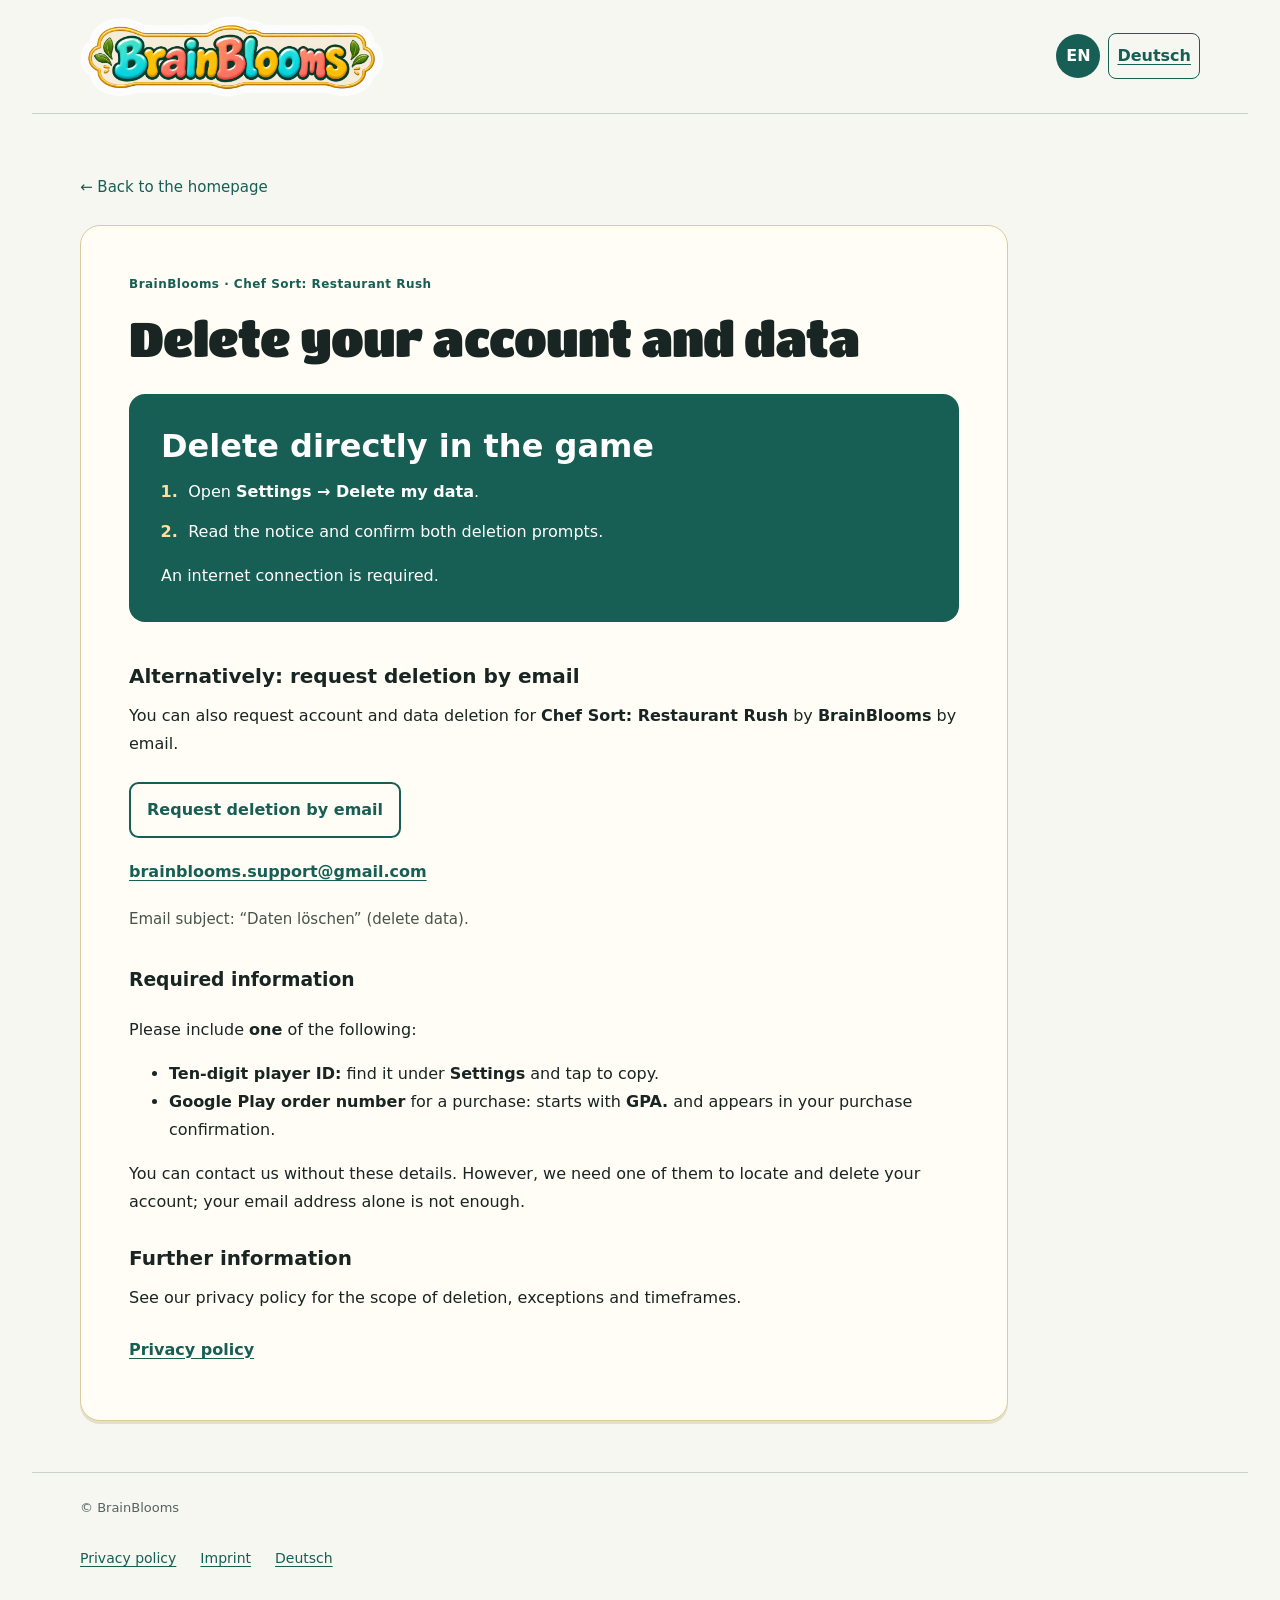
<file: delete-data/index.html>
<!doctype html>
<html lang="en"><head><meta charset="utf-8"><meta name="viewport" content="width=device-width,initial-scale=1"><meta name="robots" content="noindex,nofollow"><title>Delete your account and data – Chef Sort · BrainBlooms</title><link rel="icon" href="../site-assets/favicon.ico"><link rel="stylesheet" href="../site-assets/legal.css"><link rel="stylesheet" href="../site-assets/deletion.css"><link rel="alternate" hreflang="de" href="../daten-loeschen/"></head>
<body><a class="skip-link" href="#inhalt">Skip to content</a>
<header class="legal-header wrap"><div class="wordmark"><img src="../site-assets/images/brainblooms-wordmark-white-outline-v2.png" width="720" height="159" alt="BrainBlooms"></div><nav class="deletion-language" aria-label="Language"><span aria-current="page" lang="en">EN</span><a href="../daten-loeschen/" lang="de" hreflang="de">Deutsch</a></nav></header>
<main class="legal-main wrap" id="inhalt" tabindex="-1"><a class="back" href="../">← Back to the homepage</a><article class="legal deletion-page"><p class="eyebrow">BrainBlooms · Chef Sort: Restaurant Rush</p><h1>Delete your account and data</h1><section class="deletion-app"><h2>Delete directly in the game</h2><ol><li>Open <strong>Settings → Delete my data</strong>.</li><li>Read the notice and confirm both deletion prompts.</li></ol><p>An internet connection is required.</p></section><section><h2>Alternatively: request deletion by email</h2><p>You can also request account and data deletion for <strong>Chef Sort: Restaurant Rush</strong> by <strong>BrainBlooms</strong> by email.</p><div class="deletion-contact"><a class="deletion-email-button" href="mailto:brainblooms.support@gmail.com?subject=Daten%20l%C3%B6schen">Request deletion by email</a><a class="deletion-address" href="mailto:brainblooms.support@gmail.com?subject=Daten%20l%C3%B6schen">brainblooms.support@gmail.com</a><p>Email subject: “Daten löschen” (delete data).</p></div><h3>Required information</h3><p>Please include <strong>one</strong> of the following:</p><ul><li><strong>Ten-digit player ID:</strong> find it under <strong>Settings</strong> and tap to copy.</li><li><strong>Google Play order number</strong> for a purchase: starts with <strong>GPA.</strong> and appears in your purchase confirmation.</li></ul><p>You can contact us without these details. However, we need one of them to locate and delete your account; your email address alone is not enough.</p></section><section class="deletion-privacy"><h2>Further information</h2><p>See our privacy policy for the scope of deletion, exceptions and timeframes.</p><a class="deletion-info-link" href="../datenschutz/?lang=en">Privacy policy</a></section></article></main><footer class="legal-footer wrap"><p>© BrainBlooms</p><nav aria-label="Further information"><a href="../datenschutz/?lang=en">Privacy policy</a><a href="../impressum/">Imprint</a><a href="../daten-loeschen/" lang="de">Deutsch</a></nav></footer></body></html>
</file>
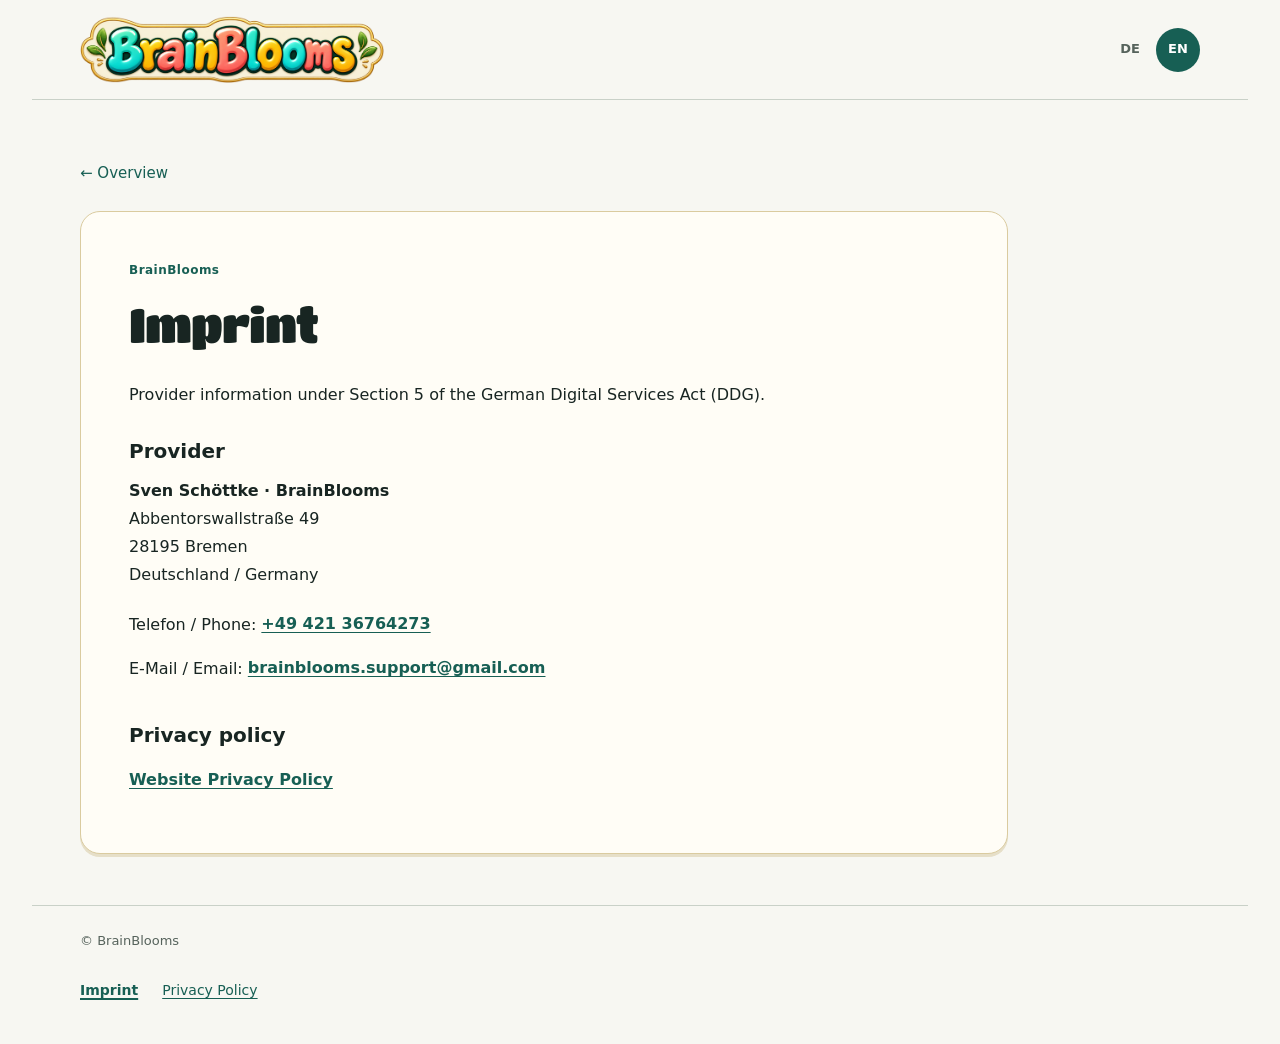
<file: impressum/index.html>
<!doctype html>
<html lang="de"><head><meta charset="utf-8"><meta name="viewport" content="width=device-width,initial-scale=1"><meta name="theme-color" content="#F7F7F2"><title>Impressum – BrainBlooms</title><link rel="icon" href="../site-assets/favicon.ico" sizes="any"><link rel="icon" type="image/png" sizes="32x32" href="../site-assets/images/chef-sort-app-icon-32.png"><link rel="icon" type="image/png" sizes="48x48" href="../site-assets/images/chef-sort-app-icon-48.png"><link rel="apple-touch-icon" sizes="180x180" href="../site-assets/images/chef-sort-app-icon-180.png"><script src="../site-assets/language-preference.js?v=6e4a8bb40b"></script><link rel="stylesheet" href="../site-assets/legal.css?v=dc3d8c55a5"><script src="../site-assets/legal-language.js?v=75b7c7086d" defer></script><link rel="canonical" href="https://brainblooms.de/impressum/"></head>
<body><a class="skip-link" href="#inhalt"><span data-lang="de">Zum Inhalt</span><span data-lang="en" lang="en" hidden>Skip to content</span></a>
<header class="legal-header wrap"><div class="wordmark"><img src="../site-assets/images/brainblooms-wordmark-combined-v1.png" width="720" height="159" alt="BrainBlooms"></div><div class="language-switch" role="group" aria-label="Sprache wählen" data-label-de="Sprache wählen" data-label-en="Choose language" hidden><button type="button" data-set-lang="de" lang="de" aria-label="Deutsch" aria-pressed="true">DE</button><button type="button" data-set-lang="en" lang="en" aria-label="English" aria-pressed="false">EN</button></div></header>
<main class="legal-main wrap" id="inhalt" tabindex="-1"><a class="back" href="../"><span data-lang="de">← Übersicht</span><span data-lang="en" hidden>← Overview</span></a><article class="legal legal-copy"><p class="eyebrow">BrainBlooms</p>
<div data-lang="de" lang="de"><h1>Impressum</h1><p>Angaben gemäß § 5 DDG</p><h2>Anbieter</h2><p><strong>Sven Schöttke · BrainBlooms</strong><br>Abbentorswallstraße 49<br>28195 Bremen<br>Deutschland / Germany</p><p>Telefon / Phone: <a href="tel:+4942136764273">+49 421 36764273</a><br>E-Mail / Email: <a href="mailto:brainblooms.support@gmail.com">brainblooms.support@gmail.com</a></p><h2>Datenschutzerklärung</h2><p><a href="../datenschutz-website/?lang=de">Datenschutzerklärung der Website</a></p></div>
<div data-lang="en" lang="en" hidden><h1>Imprint</h1><p>Provider information under Section 5 of the German Digital Services Act (DDG).</p><h2>Provider</h2><p><strong>Sven Schöttke · BrainBlooms</strong><br>Abbentorswallstraße 49<br>28195 Bremen<br>Deutschland / Germany</p><p>Telefon / Phone: <a href="tel:+4942136764273">+49 421 36764273</a><br>E-Mail / Email: <a href="mailto:brainblooms.support@gmail.com">brainblooms.support@gmail.com</a></p><h2>Privacy policy</h2><p><a href="../datenschutz-website/?lang=en">Website Privacy Policy</a></p></div></article></main>
<footer class="legal-footer wrap"><p>© BrainBlooms</p><nav aria-label="Rechtliche Informationen" data-label-de="Rechtliche Informationen" data-label-en="Legal information"><a href="../impressum/" aria-current="page"><span data-lang="de">Impressum</span><span data-lang="en" lang="en" hidden>Imprint</span></a><a href="../datenschutz-website/"><span data-lang="de">Datenschutzerklärung</span><span data-lang="en" lang="en" hidden>Privacy Policy</span></a></nav></footer></body></html>
</file>
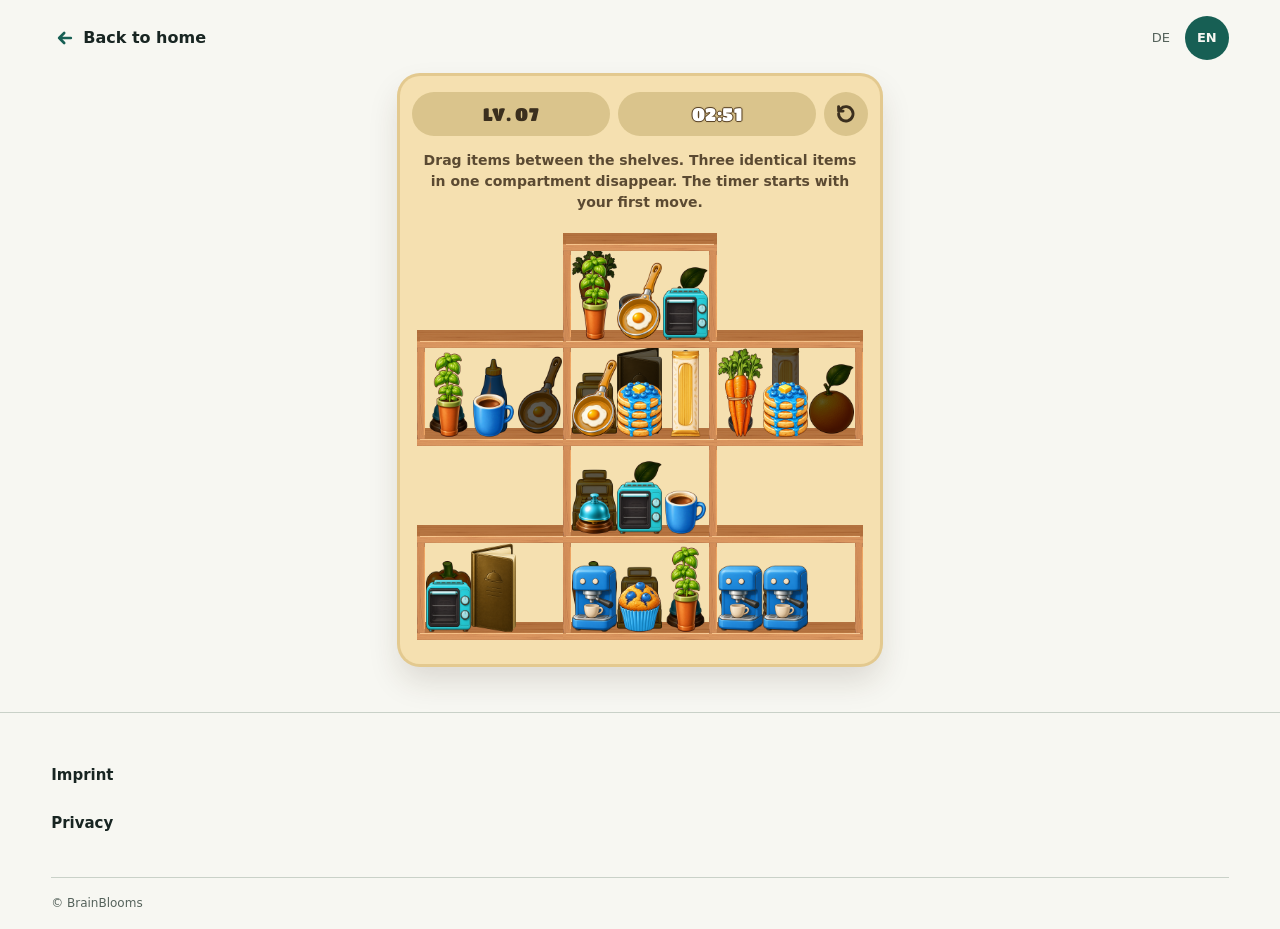
<file: play/index.html>
<!doctype html>
<html lang="de">
<head>
  <meta charset="utf-8"><meta name="viewport" content="width=device-width, initial-scale=1">

  <meta name="description" content="Chef Sort: ein Level direkt im Browser ausprobieren.">
  <meta name="theme-color" content="#F7F7F2">
  <title>Chef Sort – Level ausprobieren</title>
  <link rel="icon" href="../site-assets/favicon.ico?v=f2bcab9683" sizes="any"><link rel="icon" type="image/png" sizes="32x32" href="../site-assets/images/chef-sort-app-icon-32.png?v=9e1553fa31">
  <script src="../site-assets/language-preference.js?v=6e4a8bb40b"></script>
  <link rel="stylesheet" href="../site-assets/style.css?v=4a80e70e13"><link rel="stylesheet" href="play.css?v=f12b50662e">


  <script type="module" src="play.mjs?v=4166439592"></script>
<link rel="canonical" href="https://brainblooms.de/play/"></head>
<body id="anfang" class="play-page">


  <a class="skip-link" href="#inhalt"><span data-lang="de">Zum Spiel</span><span data-lang="en" lang="en" hidden>Skip to the game</span></a>
  <header class="site-header wrap play-header">
    <a class="play-back" href="../#spiel"><svg class="icon" aria-hidden="true" focusable="false" xmlns="http://www.w3.org/2000/svg" viewBox="0 0 24 24" fill="none" stroke="currentColor" stroke-width="3.2" stroke-linecap="round" stroke-linejoin="round"><path d="M19 12H5M11 6l-6 6 6 6"/></svg><span data-lang="de">Zur Startseite</span><span data-lang="en" lang="en" hidden>Back to home</span></a>
    <div class="language-switch" id="language-switch" role="group" aria-label="Sprache wählen" data-label-de="Sprache wählen" data-label-en="Choose language" hidden><button type="button" data-set-lang="de" aria-pressed="true" lang="de">DE<span class="sr-only"> – Deutsch</span></button><button type="button" data-set-lang="en" aria-pressed="false" lang="en">EN<span class="sr-only"> – English</span></button></div>
  </header>

  <main id="inhalt" class="play-main" tabindex="-1">
    <h1 class="sr-only"><span data-lang="de">Chef Sort – Level 7 ausprobieren</span><span data-lang="en" lang="en" hidden>Chef Sort – try level 7</span></h1>
    <section class="play-frame" aria-labelledby="play-help">
      <div class="play-hud">
        <p class="play-chip"><span aria-hidden="true">LV. 07</span><span class="sr-only">Level 7</span></p>
        <p class="play-chip play-timer" data-timer><span data-timer-text>02:51</span></p>
        <button type="button" class="play-chip play-restart" data-restart aria-label="Neu starten" data-label-de="Neu starten" data-label-en="Restart"><svg class="icon" aria-hidden="true" focusable="false" xmlns="http://www.w3.org/2000/svg" viewBox="0 0 24 24" fill="none" stroke="currentColor" stroke-width="3.2" stroke-linecap="round" stroke-linejoin="round"><path d="M4 12a8 8 0 1 0 2.4-5.7M4 4v5h5"/></svg></button>
      </div>
      <p class="play-help" id="play-help"><span data-lang="de">Ziehe die Teile in die Regale. Drei gleiche in einem Fach verschwinden. Die Zeit startet mit deinem ersten Zug.</span><span data-lang="en" lang="en" hidden>Drag items between the shelves. Three identical items in one compartment disappear. The timer starts with your first move.</span></p>
      <div class="play-board-wrap"><div class="play-board" data-board role="group" aria-label="Regale" data-label-de="Regale" data-label-en="Shelves"></div></div>
      <p class="sr-only" data-status role="status" aria-live="polite"></p>
      <div class="play-result" data-result hidden>
        <div class="play-result-card" role="dialog" aria-modal="true" aria-labelledby="play-result-title">
          <h2 id="play-result-title" data-result-title></h2>
          <p data-result-text></p>
          <div class="play-result-actions">
            <button type="button" class="play-button" data-restart><span data-lang="de">Nochmal spielen</span><span data-lang="en" lang="en" hidden>Play again</span></button>
            <a class="play-button is-secondary" href="../#spiel"><span data-lang="de">Mehr über Chef Sort</span><span data-lang="en" lang="en" hidden>More about Chef Sort</span></a>
          </div>
        </div>
      </div>
    </section>
  </main>

  <footer class="site-footer play-footer"><div class="wrap"><nav class="legal-nav" aria-label="Rechtliche Informationen" data-label-de="Rechtliche Informationen" data-label-en="Legal information"><a href="../impressum/"><span data-lang="de">Impressum</span><span data-lang="en" lang="en" hidden>Imprint</span></a><a href="../datenschutz-website/"><span data-lang="de">Datenschutz</span><span data-lang="en" lang="en" hidden>Privacy</span></a></nav><div class="footer-bottom" id="seitenende"><p>© BrainBlooms</p></div></div></footer>
</body>
</html>
</file>
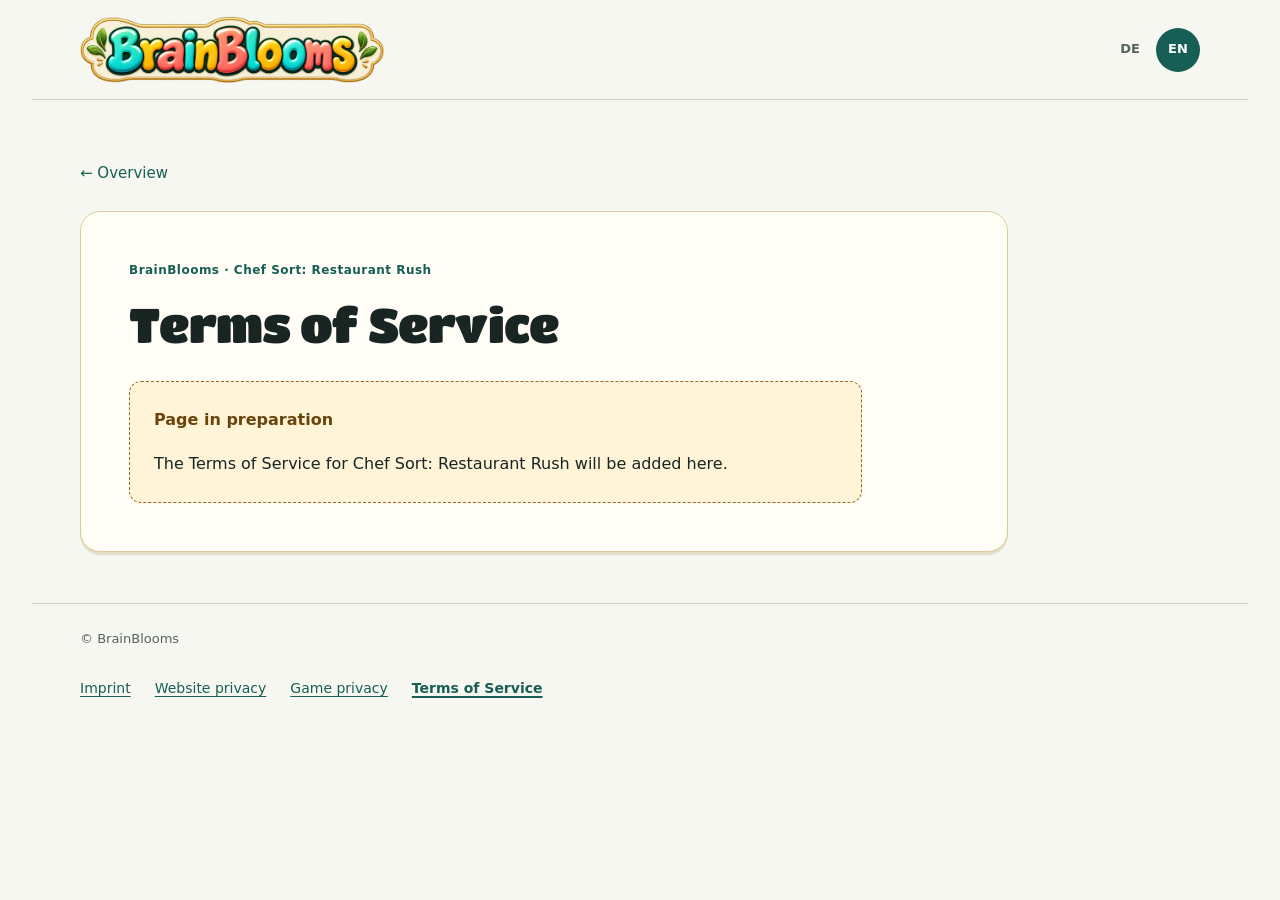
<file: terms/index.html>
<!doctype html>
<html lang="de">
<head>
  <meta charset="utf-8">
  <meta name="viewport" content="width=device-width,initial-scale=1">
  <meta name="robots" content="noindex,nofollow">
  <meta name="theme-color" content="#F7F7F2">
  <title>Nutzungsbedingungen – BrainBlooms</title>
  <link rel="icon" href="../site-assets/favicon.ico" sizes="any">
  <link rel="icon" type="image/png" sizes="32x32" href="../site-assets/images/chef-sort-app-icon-32.png">
  <link rel="apple-touch-icon" sizes="180x180" href="../site-assets/images/chef-sort-app-icon-180.png">
  <script src="../site-assets/language-preference.js?v=6e4a8bb40b"></script>
  <link rel="stylesheet" href="../site-assets/legal.css?v=dc3d8c55a5">
  <script src="../site-assets/legal-language.js?v=75b7c7086d" defer></script>
</head>
<body>
  <a class="skip-link" href="#inhalt"><span data-lang="de">Zum Inhalt</span><span data-lang="en" lang="en" hidden>Skip to content</span></a>
  <header class="legal-header wrap">
    <div class="wordmark"><img src="../site-assets/images/brainblooms-wordmark-combined-v1.png" width="720" height="159" alt="BrainBlooms"></div>
    <div class="language-switch" role="group" aria-label="Sprache wählen" data-label-de="Sprache wählen" data-label-en="Choose language" hidden>
      <button type="button" data-set-lang="de" lang="de" aria-label="Deutsch" aria-pressed="true">DE</button>
      <button type="button" data-set-lang="en" lang="en" aria-label="English" aria-pressed="false">EN</button>
    </div>
  </header>
  <main class="legal-main wrap" id="inhalt" tabindex="-1">
    <a class="back" href="../" data-lang="de">← Übersicht</a>
    <a class="back" href="../" data-lang="en" lang="en" hidden>← Overview</a>
    <article class="legal legal-copy">
      <p class="eyebrow">BrainBlooms · Chef Sort: Restaurant Rush</p>
      <div data-lang="de" lang="de">
        <h1>Nutzungs&shy;bedingungen</h1>
        <div class="placeholder">
          <strong>Seite in Vorbereitung</strong>
          <p>Die Nutzungsbedingungen für Chef Sort: Restaurant Rush werden hier ergänzt.</p>
        </div>
      </div>
      <div data-lang="en" lang="en" hidden>
        <h1>Terms of Service</h1>
        <div class="placeholder">
          <strong>Page in preparation</strong>
          <p>The Terms of Service for Chef Sort: Restaurant Rush will be added here.</p>
        </div>
      </div>
    </article>
  </main>
  <footer class="legal-footer wrap">
    <p>© BrainBlooms</p>
    <nav aria-label="Rechtliche Informationen" data-label-de="Rechtliche Informationen" data-label-en="Legal information">
      <a href="../impressum/?lang=de" data-lang="de">Impressum</a>
      <a href="../impressum/?lang=en" data-lang="en" lang="en" hidden>Imprint</a>
      <a href="../datenschutz-website/?lang=de" data-lang="de">Datenschutzerklärung Website</a>
      <a href="../datenschutz-website/?lang=en" data-lang="en" lang="en" hidden>Website privacy</a>
      <a href="../datenschutz/?lang=de" data-lang="de">Datenschutzerklärung Spiel</a>
      <a href="../datenschutz/?lang=en" data-lang="en" lang="en" hidden>Game privacy</a>
      <a href="?lang=de" data-lang="de" aria-current="page">Nutzungsbedingungen</a>
      <a href="?lang=en" data-lang="en" lang="en" aria-current="page" hidden>Terms of Service</a>
    </nav>
  </footer>
</body>
</html>
</file>
<file: site-assets/style.css>
@font-face { font-family: 'Titan One'; src: url('fonts/TitanOne-Regular.ttf') format('truetype'); font-weight: 400; font-style: normal; font-display: swap; }
:root {
  color-scheme: light;
  --bg: #f7f7f2; --ink: #182522; --accent: #175f54; --deep: #103f38;
  --muted: #56635c; --pale: #d2e0d5; --paper: #eeeee5; --line: #c9d1c8;
  --gold: #f1c469; --peach: #f1b494; --sage: #dce4d6; --lavender: #dedbea;
  --gutter: clamp(1.25rem, 4vw, 4.5rem);
  --ease-out: cubic-bezier(0.23, 1, 0.32, 1);
  --motion-fast: 140ms;
  --motion-press: 160ms;
  --motion-preview: 180ms;
}
* { box-sizing: border-box; }
html { scroll-behavior: auto; }
body { margin: 0; background: var(--bg); color: var(--ink); font: 1rem/1.6 system-ui, -apple-system, "Segoe UI", sans-serif; }
[id] { scroll-margin-top: 4.75rem; }
.page-jumps { position: fixed; z-index: 4; inset: 0; pointer-events: none; }
.jump-circle { position: absolute; left: 50%; transform: translateX(-50%); display: inline-flex; align-items: center; justify-content: center; width: 3rem; height: 3rem; min-width: 44px; min-height: 44px; border: 2px solid currentColor; border-radius: 50%; color: var(--accent); background: transparent; opacity: .75; pointer-events: auto; text-decoration: none; }
.jump-circle[href="#anfang"] { top: max(.75rem, env(safe-area-inset-top)); }
.jump-circle[href="#seitenende"] { bottom: max(.75rem, env(safe-area-inset-bottom)); }
.jump-circle[data-surface="dark"] { color: var(--bg); }
.jump-circle:focus-visible { opacity: 1; outline-color: currentColor; }
.jump-circle .icon { width: 1.5rem; height: 1.5rem; }
.jump-circle:active { opacity: 1; }
[hidden] { display: none !important; }
/* Apply English text immediately while deferred scripts finish initialization. */
html[lang="en"] [data-lang="de"] { display: none !important; }
html[lang="en"] [data-lang="en"][hidden] { display: revert !important; }
a { color: inherit; text-underline-offset: .25em; text-decoration-thickness: 1px; }
button { font: inherit; }
figure, p, h1, h2, h3 { margin: 0; }
figure, section, div, aside, nav, article, a { min-width: 0; }
h1, h2, h3 { overflow-wrap: anywhere; text-wrap: balance; }
p { text-wrap: pretty; }
:focus-visible { outline: 3px solid var(--accent); outline-offset: 5px; }
main:focus { outline: none; }
.wrap { width: min(100%, 100rem); margin-inline: auto; padding-inline: var(--gutter); }
.sr-only { position: absolute; width: 1px; height: 1px; padding: 0; margin: -1px; overflow: hidden; clip-path: inset(50%); white-space: nowrap; border: 0; }
.skip-link { position: absolute; top: .5rem; left: 1rem; z-index: 5; padding: .75rem 1rem; background: var(--bg); transform: translateY(-200%); }
.skip-link:focus { transform: none; }
.site-header { display: flex; flex-wrap: wrap; align-items: center; gap: .5rem 1.5rem; padding-block: 1rem; }
.wordmark { display: inline-flex; align-items: center; min-height: 44px; font-size: clamp(1.5rem, 2.5vw, 2rem); letter-spacing: -.065em; font-weight: 750; text-decoration: none; }
.wordmark > span { color: var(--accent); }
.icon { display: inline-block; width: 1.25rem; height: 1.25rem; flex: 0 0 auto; vertical-align: middle; }
.book-action > .icon, .youtube-action > .icon, .text-link > .icon, .channel-handle > .icon, .footer-bottom .icon { color: var(--accent); }
.brand-mark { display: inline-flex; justify-content: center; align-items: center; padding: .75rem; flex: 0 0 auto; }
.brand-icon { display: block; height: 2rem; width: auto; flex: 0 0 auto; }
.brand-icon.youtube-icon { height: 3rem; }
.brand-label { display: inline-flex; align-items: center; gap: .25rem; }
.contact-email { display: inline-flex; align-items: center; min-height: 44px; max-width: 100%; overflow-wrap: anywhere; }
.main-nav { display: flex; flex-wrap: wrap; order: 3; width: 100%; gap: .25rem 1.5rem; }
.main-nav a, .legal-nav a { display: inline-flex; align-items: center; min-width: 44px; min-height: 44px; padding-block: .5rem; font-size: .9375rem; text-decoration: none; }
.language-switch { display: flex; gap: .125rem; margin-left: auto; }
.language-switch button { min-width: 44px; min-height: 44px; padding: .25rem; border: 1px solid transparent; border-radius: 50%; background: transparent; color: var(--muted); font-size: .8125rem; cursor: pointer; }
.language-switch button[aria-pressed="true"] { background: var(--accent); color: var(--bg); font-weight: 700; }
.section-label { margin-bottom: 1rem; color: var(--accent); font-size: .8125rem; font-weight: 650; letter-spacing: .04em; }
.game-section { color: var(--bg); background: var(--deep); }
.game-section, .gallery-section, #game-dialog { font-family: 'Titan One', system-ui, sans-serif; font-synthesis: none; overflow-wrap: anywhere; }
:where(.game-section, .gallery-section, #game-dialog) :where(h1,h2,h3,p,a,span,button) { font-weight: 400; }
.game-section h1, .gallery-section h2 { line-height: 1.12; letter-spacing: -.02em; }
.game-section .game-subtitle { line-height: 1.12; letter-spacing: -.02em; }
.game-section :focus-visible { outline-color: var(--gold); }
.hero-layout { display: grid; gap: 2.75rem; padding-block: 3rem; }
.game-section .section-label { color: var(--gold); }
h1 { font-size: clamp(3.75rem, 8.5vw, 8rem); line-height: .92; letter-spacing: -.075em; font-weight: 750; }
.game-subtitle { display: block; margin-top: .3em; color: var(--gold); font-size: .64em; letter-spacing: -.055em; line-height: 1; }
.title-dot { color: var(--peach); }
.lead { max-width: 32rem; margin-top: 1.75rem; color: var(--pale); font-size: clamp(1rem, 1.4vw, 1.125rem); }
.release-status { display: flex; align-items: center; gap: .625rem; margin-top: 1.5rem; font-size: .875rem; font-weight: 550; }
.status-dot { flex: 0 0 auto; width: .45rem; height: .45rem; border-radius: 50%; background: var(--gold); }
.button-link { display: inline-flex; justify-content: space-between; align-items: center; gap: 1.5rem; max-width: 100%; min-height: 48px; margin-top: 1.25rem; padding: .8rem 1.1rem; border-radius: .25rem; background: var(--gold); color: var(--deep); font-size: .9375rem; font-weight: 650; text-decoration: none; }
.button-link > [data-lang] { min-width: 0; }
.hero-media { display: flex; flex-direction: column; padding: 0; background: transparent; border: 0; }
.media-topline { display: flex; justify-content: space-between; flex-wrap: wrap; gap: .5rem; padding-bottom: 1rem; font-size: .75rem; font-weight: 600; }
.hero-image-slot { position: relative; display: flex; width: 100%; min-height: 19rem; aspect-ratio: 5 / 4; padding: 2rem 1rem; background: var(--peach); color: var(--deep); border-radius: .2rem; }
.placeholder-center { display: flex; flex: 1; flex-direction: column; align-items: center; justify-content: center; gap: .75rem; text-align: center; }
.placeholder-label { display: block; font-size: clamp(1.5rem, 3vw, 2.7rem); line-height: 1.12; letter-spacing: -.05em; font-weight: 650; overflow-wrap: anywhere; }
.placeholder-detail { display: block; max-width: 24rem; font-size: .8125rem; line-height: 1.5; }
.slot-corner { position: absolute; top: .4rem; left: .7rem; font-size: 1.25rem; }
.corner-bottom { top: auto; left: auto; right: .7rem; bottom: .4rem; }
figcaption { padding-top: .8rem; color: var(--muted); font-size: .8125rem; }
.hero-media figcaption { color: var(--bg); }
.hero-foot { display: flex; justify-content: space-between; flex-wrap: wrap; gap: .5rem 2rem; padding-block: 1.2rem; border-top: 1px solid #537d71; color: var(--pale); font-size: .75rem; }
.gallery-section { padding-block: clamp(4rem, 7vw, 7rem); }
h2 { font-size: clamp(2.4rem, 5.2vw, 5rem); line-height: 1.03; letter-spacing: -.065em; font-weight: 650; }
.section-intro { display: grid; gap: 1.5rem; margin-bottom: 2.5rem; }
.intro-copy { max-width: 33rem; color: var(--muted); font-size: 1rem; }
.game-gallery { display: grid; gap: 2rem; }
.gallery-slot { display: flex; flex-direction: column; width: 100%; padding: 1.25rem; min-height: 17rem; background: var(--sage); border-radius: .25rem; }
.gallery-wide .gallery-slot { aspect-ratio: 16 / 10; }
.gallery-portrait .gallery-slot { background: var(--gold); aspect-ratio: 4 / 3; }
.image-index { align-self: flex-start; font-size: .75rem; font-weight: 650; }
.game-gallery .placeholder-label { font-size: clamp(1.5rem, 2.5vw, 2.5rem); }
.books-section { padding-block: clamp(4rem, 7vw, 7rem); background: var(--paper); }
.book-spread { display: grid; grid-template-columns: repeat(auto-fit, minmax(min(100%, 8.5rem), 1fr)); gap: 2rem 1.5rem; }
.book-link { display: block; min-width: 44px; min-height: 44px; text-decoration: none; }
.book-stage { display: flex; justify-content: center; align-items: center; padding: 1.75rem 1.25rem; background: #e2dfd3; }
.book-cover { display: flex; flex-direction: column; justify-content: space-between; width: 100%; min-height: 16rem; aspect-ratio: 3 / 4; padding: 1rem; background: var(--peach); border-left: .35rem solid rgb(24 37 34 / .16); box-shadow: .5rem .65rem 0 rgb(24 37 34 / .08); }
.book-entry:nth-child(2) .book-cover { background: var(--sage); }
.book-entry:nth-child(3) .book-cover { background: var(--lavender); }
.book-entry:nth-child(4) .book-cover { background: var(--gold); }
.cover-number { font-size: .75rem; font-weight: 650; }
.cover-copy { font-size: clamp(1.5rem, 2vw, 2rem); letter-spacing: -.045em; line-height: 1.15; font-weight: 650; overflow-wrap: anywhere; }
.cover-note { margin-top: 1rem; font-size: .75rem; }
.book-action { display: inline-flex; justify-content: flex-start; align-items: center; gap: .35rem; margin-top: 1rem; font-size: .875rem; font-weight: 600; }
.book-action > :last-child { flex-shrink: 0; }
.product-reference { display: block; margin-top: .25rem; font-size: .75rem; color: var(--muted); overflow-wrap: anywhere; }
.book-stage { position: relative; padding: 1rem; }
.book-stage .book-image-arrow, .book-dialog .book-image-arrow { position: absolute; top: 50%; transform: translateY(-50%); display: inline-flex; align-items: center; justify-content: center; width: 44px; height: 44px; min-width: 44px; min-height: 44px; padding: .5rem; border: 0; border-radius: 50%; color: var(--accent); background: rgb(247 247 242 / .92); cursor: pointer; }
.book-image-arrow.is-prev { left: 0; }
.book-image-arrow.is-next { right: 0; }
.book-image-arrow .icon { width: 1.5rem; height: 1.5rem; }
.book-image-arrow.is-prev .icon { transform: rotate(-90deg); }
.book-image-arrow.is-next .icon { transform: scaleX(-1) rotate(-90deg); }
.book-stage .book-image-arrow:active, .book-dialog .book-image-arrow:active { background: var(--gold); }
.book-view { position: relative; display: block; width: 100%; aspect-ratio: 7 / 10; min-height: 44px; cursor: zoom-in; }
.book-cover { position: absolute; inset: 0; display: block; width: 100%; height: 100%; min-height: 0; aspect-ratio: auto; padding: 0; border: 0; object-fit: contain; background: transparent !important; box-shadow: none; }
.book-language { margin-top: 1rem; color: var(--muted); font-size: .75rem; }
.book-entry h3 { margin-top: .25rem; font-size: 1.125rem; line-height: 1.3; }
.book-face-controls { display: flex; flex-wrap: wrap; gap: .35rem; margin-top: .75rem; }
.book-face-controls button, .book-dialog button { min-width: 44px; min-height: 44px; padding: .5rem .7rem; border: 1px solid var(--accent); border-radius: .25rem; background: transparent; color: var(--accent); font: inherit; font-size: .875rem; cursor: pointer; }
.book-face-controls button[aria-pressed="true"], .book-dialog-controls button[aria-pressed="true"] { color: var(--bg); background: var(--accent); }
.book-side-status { margin-top: .5rem; font-size: .75rem; color: var(--muted); }
.book-dialog-open { overflow: hidden; }
.game-dialog-open { overflow: hidden; }
.book-dialog { width: min(94vw, 60rem); max-width: 94vw; max-height: 94vh; max-height: 94dvh; padding: clamp(.75rem, 3vw, 1.25rem); border: 1px solid var(--line); border-radius: .5rem; background: var(--bg); color: var(--ink); }
.book-dialog::backdrop { background: rgb(16 63 56 / .75); }
.book-dialog-dismiss { position: sticky; top: 0; z-index: 2; display: flex; justify-content: flex-end; height: 0; pointer-events: none; }
.book-dialog #book-dialog-close, .book-dialog #game-dialog-close { display: inline-flex; align-items: center; justify-content: center; width: 44px; height: 44px; min-width: 44px; min-height: 44px; padding: .5rem; border: 0; border-radius: 50%; color: var(--accent); background: rgb(247 247 242 / .92); pointer-events: auto; }
#book-dialog-close .icon, #game-dialog-close .icon { width: 1.5rem; height: 1.5rem; }
.book-dialog #book-dialog-close:active, .book-dialog #game-dialog-close:active { background: var(--gold); }
.book-dialog-image img { display: block; width: min(100%, 34rem); height: auto; margin-inline: auto; }
.book-dialog-gallery { position: relative; width: min(100%, 38rem); margin-inline: auto; }
.book-dialog-controls { display: flex; flex-wrap: wrap; justify-content: center; gap: .5rem; margin-top: 1rem; }
#book-dialog-status { text-align: center; margin-top: .75rem; font-size: .875rem; }
h3 { font-size: 1.25rem; line-height: 1.3; font-weight: 650; letter-spacing: -.035em; }
.social-section { display: grid; gap: 1.5rem; margin-top: 3rem; padding-top: 2rem; border-top: 1px solid var(--line); }
.social-section p { max-width: 30rem; margin-top: .5rem; color: var(--muted); font-size: .9375rem; }
.channel-list { list-style: none; padding: 0; margin: 0; }
.channel-list li { display: flex; flex-wrap: wrap; align-items: center; justify-content: space-between; gap: .25rem 1rem; padding-block: .65rem; border-bottom: 1px solid var(--line); }
.channel-list li:last-child { border: 0; }
.channel-list li:has(a) { padding: 0; }
.channel-list a { display: flex; flex-wrap: wrap; align-items: center; justify-content: space-between; gap: .25rem 1rem; width: 100%; min-height: 44px; padding-block: .75rem; text-decoration: none; }
.channel-handle, .pending { color: var(--muted); font-size: .8125rem; overflow-wrap: anywhere; }
.channel-handle { font-weight: 700; }
.book-action, .text-link, .channel-list a, .contact-email, .legal-nav a { font-weight: 700; }
.contact-email, .legal-nav a { gap: .35rem; }
.contact-email .icon, .legal-nav .icon { flex: 0 0 auto; color: var(--accent); }
.contact-email > span { overflow-wrap: anywhere; min-width: 0; }
.channel-handle > .icon { margin-left: .15rem; }
.youtube-section { display: grid; gap: 2rem; padding-block: clamp(4rem, 7vw, 7rem); }
.youtube-copy .intro-copy { margin-top: 1.5rem; }
.text-link { display: inline-flex; flex-wrap: wrap; align-items: center; gap: 1rem; max-width: 100%; min-width: 44px; min-height: 44px; margin-top: 1rem; padding-block: .5rem; font-size: .9375rem; }
.youtube-preview { display: block; min-width: 44px; min-height: 44px; text-decoration: none; }
.youtube-image-slot { display: flex; flex-direction: column; justify-content: center; align-items: center; gap: .75rem; width: 100%; min-height: 17rem; aspect-ratio: 16 / 10; padding: 1.5rem; text-align: center; background: var(--sage); }
.preview-play { display: flex; justify-content: center; align-items: center; width: 3rem; height: 3rem; margin-bottom: .25rem; border: 1px solid var(--accent); border-radius: 50%; color: var(--accent); font-size: 1.5rem; }
.youtube-action { display: flex; justify-content: space-between; gap: 1rem; margin-top: 1rem; font-size: .875rem; font-weight: 600; }
.youtube-action > :last-child { flex-shrink: 0; }
.site-footer { padding-block: 2.5rem 1rem; border-top: 1px solid var(--line); }
.footer-inner { display: grid; gap: 2rem; }
.footer-inner p { margin-top: .5rem; color: var(--muted); font-size: .875rem; }
.contact-copy h2 { font-size: 1rem; letter-spacing: 0; line-height: 1.5; font-weight: 650; }
.legal-nav { display: flex; flex-direction: column; align-items: flex-start; }
.legal-nav a { overflow-wrap: anywhere; }
.footer-bottom { display: flex; justify-content: space-between; flex-wrap: wrap; align-items: center; gap: .5rem 1rem; margin-top: 2rem; padding-top: 1rem; border-top: 1px solid var(--line); color: var(--muted); font-size: .75rem; }
.footer-bottom a { display: inline-flex; align-items: center; gap: 1rem; min-width: 44px; min-height: 44px; }
a, button { -webkit-tap-highlight-color: #c9d1c8; }
.main-nav a:active, .legal-nav a:active, .text-link:active, .channel-list a:active, .book-link:active .book-action, .youtube-preview:active .youtube-action { text-decoration: underline; }
.button-link:active { background: var(--peach); }
.icon-page { padding-block: 2rem 4rem; }
.icon-page > .section-label { margin-top: 2rem; }
.icon-page > .intro-copy { margin-top: 1.5rem; }
.icon-grid { display: grid; grid-template-columns: repeat(auto-fit, minmax(min(100%, 16rem), 1fr)); gap: 1.5rem; margin-block: 3rem; }
.icon-card { padding: 1.5rem; border: 1px solid var(--line); }
.icon-sample { display: flex; align-items: center; justify-content: center; min-height: 7rem; margin-bottom: 1.5rem; background: var(--paper); }
.icon-card h2, .icon-pending h2 { font-size: 1.5rem; line-height: 1.2; letter-spacing: -.04em; }
.icon-card p, .icon-pending p { margin-top: 1rem; color: var(--muted); font-size: .9375rem; }
.icon-pending { max-width: 44rem; padding-top: 2rem; border-top: 1px solid var(--line); }

/* Feedback only: no automatic entry, scrolling or continuous animation. */
.book-cover, .youtube-image-content { transition: transform var(--motion-preview) var(--ease-out); }
.button-link, .language-switch button { transition: transform var(--motion-press) var(--ease-out); }
.book-action > .icon, .youtube-action > .icon, .text-link > .icon, .channel-handle > .icon, .button-link > .icon { transition: transform var(--motion-press) var(--ease-out); }
.jump-circle { transition: opacity var(--motion-fast) var(--ease-out); }
.youtube-image-slot { padding: 0; overflow: hidden; }
.youtube-image-content { display: flex; flex: 1; flex-direction: column; align-items: center; justify-content: center; gap: .75rem; width: 100%; padding: 1.5rem; }
.youtube-image-slot.has-image { min-height: 0; aspect-ratio: 16 / 9; }
.youtube-image-slot.has-image .youtube-image-content { display: block; padding: 0; }
.youtube-thumbnail { display: block; width: 100%; height: auto; }
.button-link[data-pressed]:not(:focus-visible), .language-switch button[data-pressed]:not(:focus-visible) { transform: scale(.97); transition-duration: 100ms; }
.book-view[data-pressed]:not(:focus-visible) .book-cover { transform: scale(.985); transition-duration: 100ms; }
.youtube-preview[data-pressed]:not(:focus-visible) .youtube-image-content { transform: scale(.99); transition-duration: 100ms; }
/* Keyboard focus stays immediate, including when the mouse rests on a link. */
.button-link:focus-visible, .language-switch button:focus-visible, .jump-circle:focus-visible,
.book-view:focus-visible .book-cover, .youtube-preview:focus-visible .youtube-image-content,
.book-link:focus-visible .icon, .youtube-preview:focus-visible .youtube-action > .icon,
.text-link:focus-visible > .icon, .channel-list a:focus-visible .icon, .button-link:focus-visible > .icon { transition: none; transform: none; }
.jump-circle:focus-visible { transform: translateX(-50%); }
@media (hover: hover) and (pointer: fine) {
  .jump-circle:hover { opacity: 1; }
  .main-nav a:hover, .legal-nav a:hover, .text-link:hover, .channel-list a:hover, .book-link:hover .book-action, .youtube-preview:hover .youtube-action { text-decoration: underline; }
  .button-link:hover { background: var(--peach); }
  .language-switch button:not([aria-pressed="true"]):hover { background: var(--paper); }
  .language-switch button[aria-pressed="true"]:hover { background: var(--deep); }
  .language-switch button:hover { border-color: currentColor; }
  .book-face-controls button:hover, .book-dialog-controls button:hover { text-decoration: underline; text-decoration-thickness: 2px; text-underline-offset: .2em; }
  .book-stage .book-image-arrow:hover:not(:active), .book-dialog .book-image-arrow:hover:not(:active),
  .book-dialog #book-dialog-close:hover:not(:active), .book-dialog #game-dialog-close:hover:not(:active) { background: var(--gold); box-shadow: 0 0 0 2px var(--accent); }
  .book-view:hover:not(:focus-visible):not(:active):not([data-pressed]) .book-cover { transform: translateY(-.25rem); }
  .youtube-preview:hover:not(:focus-visible):not(:active):not([data-pressed]) .youtube-image-content { transform: scale(1.025); }
  .book-link:hover:not(:focus-visible):not(:active) .book-action > .icon,
  .youtube-preview:hover:not(:focus-visible):not(:active) .youtube-action > .icon,
  .text-link:hover:not(:focus-visible):not(:active) > .icon,
  .channel-list a:hover:not(:focus-visible):not(:active) .channel-handle > .icon { transform: translate(2px, -2px); }
  .button-link:hover:not(:focus-visible):not(:active) > .icon { transform: translateY(2px); }
}
/* Press feedback also works without hover, including touch and selected controls. */
.language-switch button:active { border-color: currentColor; box-shadow: inset 0 0 0 2px currentColor; }
.book-face-controls button:active, .book-dialog-controls button:active { box-shadow: inset 0 0 0 2px currentColor; text-decoration: underline; }
/* All clickable image and text families retain feedback without motion. */
@media (hover: hover) and (pointer: fine) {
  .site-footer .wordmark:hover:not(:active) { box-shadow: 0 2px 0 var(--accent); }
  .contact-email:hover, .footer-bottom a:hover { text-decoration: underline; text-decoration-thickness: 2px; }
  .book-view:hover:not(:active):not([data-pressed]), .game-view:hover:not(:active):not([data-pressed]) { box-shadow: 0 0 0 2px var(--accent); }
}
.site-footer .wordmark:active { box-shadow: 0 3px 0 var(--accent); }
.jump-circle:active { box-shadow: inset 0 0 0 2px currentColor; }
.book-view:active, .book-view[data-pressed], .game-view:active, .game-view[data-pressed] { box-shadow: 0 0 0 4px var(--gold); }
.legal-nav a:active, .text-link:active, .channel-list a:active, .contact-email:active,
.footer-bottom a:active, .book-link:active .book-action, .youtube-preview:active .youtube-action { text-decoration: underline; text-decoration-thickness: 3px; }
@media (prefers-reduced-motion: reduce) {
  .book-cover, .youtube-image-content, .button-link, .language-switch button, .jump-circle,
  .book-action > .icon, .youtube-action > .icon, .text-link > .icon, .channel-handle > .icon, .button-link > .icon { transition: none; }
  .book-view .book-cover, .youtube-preview .youtube-image-content, .button-link, .language-switch button,
  .book-link .book-action > .icon, .youtube-preview .youtube-action > .icon,
  .text-link > .icon, .channel-list a .channel-handle > .icon, .button-link > .icon { transform: none !important; }
}
@media (min-width: 44rem) {
  .hero-layout { grid-template-columns: .9fr 1.1fr; align-items: center; gap: 2rem; padding-block: 4rem; }
  .hero-image-slot { min-height: 24rem; }
  .section-intro { grid-template-columns: 1.25fr .75fr; align-items: end; gap: 3rem; margin-bottom: 3rem; }
  .game-gallery { grid-template-columns: 1.5fr 1fr; align-items: start; gap: 1.5rem; }
  .gallery-portrait { margin-top: 4rem; }
  .gallery-portrait .gallery-slot { aspect-ratio: 3 / 4; }
  .social-section { grid-template-columns: 1fr 1fr; gap: 3rem; }
  .youtube-section { grid-template-columns: .85fr 1.15fr; align-items: center; gap: 3rem; }
  .footer-inner { grid-template-columns: 1.2fr .8fr 1fr; gap: 2rem; }
}
@media (min-width: 64rem) {
  .site-header { padding-block: 1.4rem; }
  .main-nav { order: 0; width: auto; margin-left: auto; gap: 2rem; }
  .language-switch { margin-left: 1rem; }
  .hero-layout { gap: 4rem; padding-block: 4.5rem; }
  .hero-image-slot { min-height: 31rem; }
  .book-spread { grid-template-columns: repeat(4, minmax(0, 1fr)); }
  .book-stage { padding: 2rem 1.25rem; }
  .youtube-section { gap: 6rem; }
}
@media (max-width: 23rem) {
  .site-header { column-gap: .5rem; }
  .wordmark { font-size: 1.4rem; }
  .main-nav { column-gap: 1rem; }
}
.has-game-image { display: flex; flex-direction: column; align-items: center; justify-content: center; min-height: 0; aspect-ratio: auto; padding: clamp(.75rem, 3vw, 2rem); }
.game-screenshot { display: block; width: min(100%, 25rem); height: auto; border-radius: .35rem; }
.game-view { display: block; width: min(100%, 25rem); cursor: zoom-in; border-radius: .35rem; }
.hero-image-slot .game-view { width: min(100%, 22rem); }
.game-view .game-screenshot { width: 100%; }
.game-enlarge { display: block; margin-top: .35rem; font-size: .8125rem; }
.hero-image-slot.has-game-image { min-height: 0; aspect-ratio: auto; padding: 0; background: transparent; }
.hero-media .game-enlarge { display: none; }
.hero-image-slot .game-screenshot { width: min(100%, 22rem); }
.game-gallery.has-game-images { grid-template-columns: minmax(0, 1fr); }
.has-game-images .gallery-slot { aspect-ratio: auto; min-height: 0; }
.has-game-images .gallery-portrait { margin-top: 0; }
@media (min-width: 48rem) {
  .game-gallery.has-game-images { grid-template-columns: repeat(2, minmax(0, 1fr)); align-items: start; }
  .has-game-images .gallery-portrait { margin-top: 4rem; }
}

/* BrainBlooms header: game-like buttons, using the existing local font. */
.site-header { row-gap: 1rem; padding-block: 1rem 1.4rem; }
.main-nav { gap: .65rem; align-items: stretch; }
.main-nav a {
  position: relative; isolation: isolate; --nav-radius: .9rem;
  flex: 1 1 5rem; justify-content: center; min-height: 48px;
  padding: .65rem .75rem; border: 2px solid #fff0bc; border-radius: .9rem;
  background: linear-gradient(#fbe09b, #efbe60); color: #183c32;
  font-family: 'Titan One', system-ui, sans-serif; font-size: .8125rem;
  font-weight: 400; line-height: 1.35; text-align: center;
  box-shadow: inset 0 2px 0 #fff7d8, inset 0 -3px 0 #d3983a, 0 0 0 1px #8a622c, 0 4px 0 #936532;
}
.main-nav a::before { content: ''; position: absolute; inset: -9px; border: 5px solid #fff; border-radius: calc(var(--nav-radius) + 9px); pointer-events: none; z-index: -1; }
.main-nav a:active { background: #efbe60; box-shadow: inset 0 2px 0 #fff7d8, inset 0 -1px 0 #d3983a, 0 0 0 1px #8a622c, 0 1px 0 #936532; }
.main-nav a:focus-visible { outline: 3px solid var(--accent); outline-offset: 6px; }
@media (hover: hover) and (pointer: fine) {
  .main-nav a:hover:not(:active) { background: linear-gradient(#fff0bb, #f4cb7a); }
}
@media (min-width: 64rem) {
  .main-nav { gap: .85rem; }
  .main-nav a { flex: 0 1 auto; padding-inline: 1.15rem; }
}
.site-header .wordmark.has-wordmark-image { width: 23rem; min-width: 44px; max-width: calc(100% - 6.5rem); padding-block: 0; }
.wordmark-image { display: block; width: 100%; height: auto; }
@media (max-width: 63.999rem) {
  .site-header { column-gap: .5rem; }
}
@media (min-width: 64rem) {
  .site-header { min-height: 6rem; padding-block: .3rem; }
  .site-header .wordmark.has-wordmark-image { width: min(31.05vw, 24.99623rem); max-width: 100%; }
  .main-nav a { --nav-radius: 1.26rem; min-height: 4.2rem; padding: .91rem 1.61rem; border-width: 2.8px; border-radius: 1.26rem; font-size: 1.1375rem; }
}

/* Shared centre, deliberately overlapping the game section below the header. */
.site-header .wordmark.has-wordmark-image {
  position: relative;
  z-index: 3;
  align-self: center;
  top: 0;
}
@media (max-width: 63.999rem) {
  .site-header .main-nav { order: 3; position: relative; top: 1.4rem; z-index: 3; }
  .site-header .wordmark.has-wordmark-image { top: 0; align-self: center; }
}
@media (min-width: 64rem) {
  .site-header .wordmark.has-wordmark-image,
  .site-header .main-nav,
  .site-header .language-switch { position: relative; top: 1.75rem; z-index: 3; }
}

@media (min-width: 64rem) and (max-width: 70rem) {
  .site-header { column-gap: .75rem; }
}
</file>
<file: site-assets/game-showcase.css>
.banner { --navy:#142939; --cream:#f7edcf; --gold:#f1c469; }
.game-carousel-section { padding-top: clamp(2rem, 4vw, 3.5rem); }
.showcase-intro { display: flex; flex-wrap: wrap; align-items: baseline; justify-content: space-between; gap: .5rem 1.5rem; margin-bottom: 1.5rem; }
.showcase-intro h2 { color: var(--accent); font-size: clamp(1rem, 1.5vw, 1.3rem); line-height: 1.4; letter-spacing: 0; }
.showcase-intro p { color: var(--muted); font-family: system-ui, sans-serif; font-size: .875rem; line-height: 1.5; }
.banner .button-link { margin-top: .25rem; }
.banner .button-link .icon { transform: rotate(180deg); }
.game-carousel-section, .game-stack-section { font-family: 'Titan One',system-ui,sans-serif; font-synthesis: none; overflow-wrap: anywhere; }
.game-carousel-section :where(h2,h3,p,button), .game-stack-section :where(h2,p,button) { font-weight: 400; }
.game-carousel-section h2, .game-stack-section h2 { line-height: 1.13; letter-spacing: -.02em; }
.carousel-slide { display: grid; gap: 2rem; padding: clamp(1.25rem,4vw,3rem); border-radius: 1.25rem; background: #ede6d3; margin-bottom: 1.5rem; }
.carousel-slide:nth-child(2) { background: #e5e8d9; }
.carousel-slide:nth-child(3) { background: #ebe3ef; }
.carousel-slide:nth-child(4) { background: #e4e9ec; }
.carousel-copy { align-self: center; }
.carousel-copy h3 { max-width: 16ch; margin-top: 1rem; font-size: clamp(1.6rem,3vw,3rem); line-height: 1.16; letter-spacing: -.02em; }
.carousel-copy > p:last-child { max-width: 36ch; margin-top: 1rem; line-height: 1.8; }
.carousel-picture { display: flex; justify-content: center; align-items: center; }
.carousel-picture { position: relative; }
.showcase-image-controls { position: absolute; top: 50%; left: 50%; width: min(100%,19rem); height: 0; transform: translateX(-50%); pointer-events: none; z-index: 5; }
.showcase-image-controls button { position: absolute; top: 0; display: inline-flex; align-items: center; justify-content: center; width: 44px; height: 44px; min-width: 44px; min-height: 44px; border: 1px solid #d5c390; border-radius: 50%; background: rgb(247 247 242 / .92); color: var(--accent); cursor: pointer; pointer-events: auto; transform: translateY(-50%); }
.showcase-image-controls .showcase-prev { left: 0; }
.showcase-image-controls .showcase-next { right: 0; }
.game-stack.is-ready .stack-stage > .showcase-image-controls { left: 20%; top: 2.5%; width: 60%; height: auto; aspect-ratio: 1080 / 2040; transform: none; }
.game-stack.is-ready .stack-stage > .showcase-image-controls button { top: 50%; }
@media(max-width:47.999rem) { .game-stack.is-ready .stack-stage > .showcase-image-controls { left: 12%; width: 65%; } }
.carousel-picture .game-view { width: min(100%,19rem); }
.game-carousel.is-ready .carousel-slides { display: grid; }
.game-carousel.is-ready .carousel-slide { grid-area: 1 / 1; margin: 0; opacity: 0; visibility: hidden; pointer-events: none; transform: translateY(.5rem); transition: opacity var(--motion-preview) var(--ease-out),transform var(--motion-preview) var(--ease-out); }
.game-carousel.is-ready .carousel-slide[data-active="true"] { opacity: 1; visibility: visible; pointer-events: auto; transform: none; }
.game-carousel[data-instant] .carousel-slide { transition: none; }
.showcase-controls { display: flex; justify-content: center; align-items: center; flex-wrap: wrap; gap: .75rem; margin-top: 1.5rem; }
.showcase-controls button, .showcase-dots button { display: inline-flex; justify-content: center; align-items: center; min-width: 44px; min-height: 44px; border: 1px solid var(--accent); background: transparent; color: var(--accent); border-radius: 50%; cursor: pointer; font: inherit; }
.showcase-controls .showcase-pause { padding: .5rem 1.1rem; border-radius: 2rem; }
.showcase-prev .icon { transform: rotate(-90deg); }
.showcase-next .icon { transform: scaleX(-1) rotate(-90deg); }
.showcase-count { min-width: 4rem; text-align: center; }
.showcase-dots { display: flex; justify-content: center; flex-wrap: wrap; gap: .25rem; margin-top: .5rem; }
.showcase-dots button { border: 0; }
.showcase-dots button > span { width: .6rem; height: .6rem; border: 1px solid var(--accent); background: #92aaa0; border-radius: 50%; }
.showcase-dots button[aria-pressed="true"] span { width: 1.3rem; border-radius: 1rem; background: var(--accent); }
/* Static feedback preserves arrow positioning and selected-dot progress. */
@media (hover: hover) and (pointer: fine) {
  .showcase-image-controls button:hover:not(:active) { background: var(--gold); box-shadow: 0 0 0 2px var(--accent); }
  :is(.game-carousel, .game-stack) .showcase-controls button:hover:not(:active) { background: #365d77; text-decoration: underline; }
  .showcase-dots button:hover:not(:active) { background: var(--paper); box-shadow: inset 0 0 0 2px var(--accent); }
}
.showcase-image-controls button:active { background: var(--peach); box-shadow: inset 0 0 0 2px var(--accent); }
.showcase-dots button:active { background: var(--gold); box-shadow: inset 0 0 0 2px var(--accent); }
.game-carousel .showcase-dots button > span { position: relative; overflow: hidden; }
.game-carousel .showcase-dots button[aria-pressed="true"] > span { width: 2.25rem; }
.game-carousel[data-progress] .showcase-dots button[aria-pressed="true"] > span { background: #decda7; }
.game-carousel .showcase-dots .dot-progress { position: absolute; inset: 0; width: 100%; height: 100%; border-radius: inherit; background: #d39127; transform: scaleX(0); transform-origin: left center; }
.has-fan .carousel-layout { display: grid; gap: 1.5rem; padding: clamp(1.1rem,3vw,2.5rem); border: 2px solid #d0b473; border-radius: 1.25rem; background: #ede6d3; box-shadow: inset 0 2px 0 #fff9e9, 0 5px 0 #aa8d58; }
.game-carousel.has-fan .carousel-slide { display: block; padding: 0; border: 0; background: transparent; box-shadow: none; }
.has-fan .carousel-slides { align-self: center; }
.has-fan .carousel-copy h3 { margin-top: 0; }
.has-fan .carousel-fan { min-width: 0; }
.has-fan .stack-stage { display: grid; gap: 2rem; }
.has-fan .stack-card .game-view { width: 100%; }
.has-fan.is-ready .stack-stage { position: relative; display: block; width: 100%; aspect-ratio: .68; overflow: hidden; isolation: isolate; }
.has-fan.is-ready .stack-card { position: absolute; top: 3%; left: 10%; width: 65%; transform-origin: 50% 90%; transition: transform var(--motion-preview) var(--ease-out); }
.has-fan.is-ready .stack-card .game-screenshot { width: 100%; box-shadow: 0 .5rem 1.5rem #14293926; }
.has-fan.is-ready .stack-card[data-depth="0"] { z-index: 4; transform: none; }
.has-fan.is-ready .stack-card[data-depth="1"] { z-index: 3; transform: translate(8%,-1%) rotate(4deg) scale(.96); }
.has-fan.is-ready .stack-card[data-depth="2"] { z-index: 2; transform: translate(16%,-2%) rotate(8deg) scale(.92); }
.has-fan.is-ready .stack-card[data-depth="3"] { z-index: 1; transform: translate(24%,-3%) rotate(12deg) scale(.88); }
.has-fan.is-ready .stack-card[data-depth]:not([data-depth="0"]):not([data-depth="1"]):not([data-depth="2"]):not([data-depth="3"]) { visibility: hidden; pointer-events: none; }
.has-fan.is-ready .stack-card.item-overview { top: 20%; }
.has-fan.is-ready .stack-card.item-overview[data-depth="0"] { left: 5%; width: 85%; }
.has-fan.is-ready .item-overview .game-screenshot { aspect-ratio: 1; height: auto; }
.has-fan.is-ready[data-active-kind="overview"] .stack-stage > .showcase-image-controls { left: 5%; top: 20%; width: 85%; aspect-ratio: 1; }
.has-fan.is-ready .stack-stage > .showcase-image-controls { left: 10%; top: 3%; width: 65%; height: auto; aspect-ratio: 1080 / 2040; transform: none; }
.has-fan.is-ready .stack-stage > .showcase-image-controls button { top: 50%; }
.has-fan[data-instant] .stack-card { transition: none; }
.has-fan .showcase-dots { margin-top: 1.25rem; }
@media(min-width:48rem) {
  .has-fan .carousel-layout { grid-template-columns: minmax(0,.85fr) minmax(0,1.15fr); align-items: center; }
}
@media(prefers-reduced-motion:reduce) { .has-fan.is-ready .stack-card { transition: none; } }
.game-stack-section { padding-top: 1.5rem; }
.game-carousel { touch-action: pan-y pinch-zoom; }
.stack-caption { text-align: center; min-height: 2rem; margin-top: .75rem; font-size: .875rem; }
.game-stack.is-ready .stack-card figcaption { display: none; }
.stack-stage { display: grid; gap: 2rem; }
.stack-card .game-view { margin-inline: auto; }
.stack-card figcaption { text-align: center; font-size: .875rem; padding-top: 1rem; }
.game-stack.is-ready .stack-stage { position: relative; display: block; width: min(100%,49rem); aspect-ratio: .95; margin-inline: auto; isolation: isolate; touch-action: pan-y pinch-zoom; overflow: hidden; }
.game-stack.is-ready .stack-card { position: absolute; top: 2.5%; left: 20%; width: 60%; transform-origin: 50% 90%; transition: transform var(--motion-preview) var(--ease-out),opacity var(--motion-preview) var(--ease-out); }
.game-stack.is-ready .stack-card .game-view { width: 100%; }
.game-stack.is-ready .stack-card .game-screenshot { width: 100%; box-shadow: 0 .5rem 1.5rem #14293926; }
.game-stack.is-ready .stack-card[data-depth="0"] { z-index: 4; transform: none; }
.game-stack.is-ready .stack-card[data-depth="1"] { z-index: 3; transform: translate(8%,-1%) rotate(4deg) scale(.96); }
.game-stack.is-ready .stack-card[data-depth="2"] { z-index: 2; transform: translate(16%,-2%) rotate(8deg) scale(.92); }
.game-stack.is-ready .stack-card[data-depth="3"] { z-index: 1; transform: translate(24%,-3%) rotate(12deg) scale(.88); }
.game-stack.is-ready .stack-card:not([data-depth="0"]) figcaption { visibility: hidden; }
.game-stack[data-instant] .stack-card { transition: none; }
@media(min-width:48rem) {
  .carousel-slide { grid-template-columns: minmax(0,1fr) minmax(0,1fr); }
  .game-stack.is-ready .stack-stage { aspect-ratio: .85; }
}
@media(max-width:47.999rem) {
  .game-stack.is-ready .stack-stage { aspect-ratio: .7; }
  .game-stack.is-ready .stack-card { left: 12%; width: 65%; }
}
@media(prefers-reduced-motion:reduce) {
  .game-carousel.is-ready .carousel-slide, .game-stack.is-ready .stack-card { transition: none; }
  .game-carousel.is-ready .carousel-slide { transform: none; }
}
.banner { position: relative; isolation: isolate; display: grid; grid-template-columns: minmax(0,1fr) minmax(0,1.08fr); align-items: center; min-height: 650px; overflow: hidden; padding: clamp(2rem,5vw,5rem); gap: 2rem; color: var(--cream); background: radial-gradient(ellipse at 85% 15%,#315d64,transparent 65%),var(--navy); }
.banner::after { content: ''; position: absolute; z-index: -1; width: 65%; height: 2.5rem; bottom: 2.2rem; right: -2%; border-radius: .5rem; background: #ad713c; box-shadow: 0 .6rem 0 #70472c; transform: rotate(-3deg); }
.copy { position: relative; z-index: 3; max-width: 40rem; }
.eyebrow { margin: 0 0 1rem; color: var(--gold); font-size: .8rem; letter-spacing: .12em; font-weight: 700; text-transform: uppercase; }
.game-logo { display: block; width: min(100%,38rem); height: auto; }
.banner h1 { max-width: 13ch; margin: 1.9rem 0 1rem; font-size: clamp(2.1rem,3.6vw,3.8rem); line-height: 1.08; letter-spacing: -.045em; }
.description { max-width: 35ch; margin: 0; font-size: clamp(1rem,1.3vw,1.125rem); line-height: 1.65; color: #e0e4da; }
.status { display: inline-flex; gap: .65rem; align-items: center; margin-top: 1.5rem; padding: .7rem 1rem; border: 1px solid #b8a275; border-radius: 2rem; font-size: .875rem; }
.status::before { content: ''; width: .45rem; height: .45rem; border-radius: 50%; background: var(--gold); }
.scene { position: relative; height: 580px; width: 100%; max-width: 680px; justify-self: center; }
.shot { position: absolute; display: block; width: 38%; height: auto; border-radius: .8rem; box-shadow: 0 1.5rem 3rem #07131e66; }
.shot.back { width: 37%; right: 6%; top: 1%; transform: rotate(9deg); }
.shot.front { width: 42%; left: 9%; top: 6%; transform: rotate(-7deg); }
.item-card { position: absolute; display: block; overflow: hidden; width: 33%; aspect-ratio: 53 / 35; border-radius: .65rem; box-shadow: 0 .8rem 1.8rem #07131e55; }
.item-card svg { display: block; width: 100%; height: 100%; }
.item-card.warm { left: 0; bottom: 1%; transform: rotate(-9deg); }
.item-card.cool { right: 0; bottom: 10%; transform: rotate(8deg); }
.banner { font-family: 'Titan One', system-ui, sans-serif; font-synthesis: none; }
.banner :where(h1,p,span) { font-weight: 400; }
.banner h1 { line-height: 1.16; letter-spacing: -.02em; }
.banner .description { line-height: 1.75; }
@media(min-width:1500px) { .scene { height: 640px; } .banner { min-height: 760px; } }
@media(max-width:800px) {
  .banner { grid-template-columns: minmax(0,1fr); gap: 1.7rem; padding: 2.5rem 1.25rem 2rem; }
  .copy { width: 100%; text-align: center; justify-self: center; }
  .eyebrow { font-size: .7rem; }
  .game-logo { width: min(100%,32rem); margin-inline: auto; }
  .banner h1 { max-width: 18ch; margin: 1.5rem auto .8rem; font-size: clamp(2rem,7.5vw,3rem); }
  .description { margin-inline: auto; }
  .scene { height: auto; aspect-ratio: 1.05; max-width: 500px; }
  .shot.front { top: 0; left: 13%; width: 38%; }
  .shot.back { right: 13%; top: 1%; width: 34%; }
  .item-card.warm { bottom: 1%; }
  .item-card.cool { bottom: 13%; }
  .banner::after { width: 105%; bottom: 2rem; }
}


/* One generated pantry background; text and game UI remain real HTML/assets. */
.banner { background: #142939 url('images/chef-sort-pantry-background-v1-1983.jpg') center center / cover no-repeat; }
.banner::before { content: ''; position: absolute; inset: 0; z-index: -1; pointer-events: none; background: rgb(9 20 31 / .25); }
.banner::after { display: none; }
.banner .status { background: rgb(14 32 45 / .94); border-color: #bea477; }
@media(max-width:800px) { .banner { background-image: url('images/chef-sort-pantry-background-v1-1200.jpg'); background-position: 48% center; } }
</file>
<file: site-assets/game-ui.css>
/* Chef Sort: game-like surfaces, restricted to the game presentation. */
.google-play-pending { position: relative; margin-top: 1.35rem; padding-top: 1.3125rem; width: min(100%, 13.5rem); }
.google-play-note { position: absolute; z-index: 1; top: calc(50% + .65625rem); inset-inline: 0; transform: translateY(-50%) rotate(-7deg); margin: 0; padding: .25rem .4rem; border: 2px solid #fff1c8; border-radius: .3rem; background: #f5ca65; color: #103b39; box-shadow: 0 3px 0 #102539; font: 800 .875rem/1.5 system-ui, sans-serif; text-align: center; }
.google-play-pending .google-play-badge { opacity: .55; }
.google-play-badge { display: block; width: 100%; height: auto; }
.google-play-link { display: inline-flex; width: min(100%, 13.5rem); min-height: 44px; margin-top: 1.35rem; }
.game-brand { display: flex; align-items: center; gap: clamp(.65rem, 1.5vw, 1.25rem); width: min(100%, 40rem); }
.game-brand .game-logo { flex: 1 1 0; min-width: 0; width: 0; margin: 0; }
@media (min-width:801px) {
  .game-brand .game-logo { position: relative; left: calc(clamp(2rem, 5vw, 6rem) + clamp(2rem, 3vw, 3.5rem)); transform: scale(1.3); transform-origin: center bottom; }
}
.app-identity { flex: 0 0 clamp(3.5rem, 7vw, 6rem); width: clamp(3.5rem, 7vw, 6rem); }
.game-app-icon { display: block; width: 100%; height: auto; border-radius: 22%; box-shadow: 0 3px 0 #082c3b, 0 5px 12px #07141d55; }
.app-identity figcaption { margin-top: .45rem; font: 700 .75rem/1.4 system-ui, sans-serif; text-align: center; color: #fff2ca; }
@media (max-width:800px) {
  .game-brand { display: grid; width: 100%; gap: 1rem; margin-inline: auto; margin-bottom: 1.75rem; }
  .game-brand .game-logo { grid-row: 1; width: 100%; }
  .game-brand .app-identity { grid-row: 2; display: flex; align-items: center; gap: .65rem; width: auto; }
  .game-brand .game-app-icon { width: 3rem; }
  .game-brand .app-identity figcaption { margin: 0; text-align: left; }
}
.banner .eyebrow { letter-spacing: .055em; text-shadow: 0 2px 0 #102130, 0 0 5px #102130; }
.banner h1 { color: #fff1c8; -webkit-text-stroke: 1.4px #102539; paint-order: stroke fill; text-shadow: 0 4px 0 #0b1d2b, 0 6px 12px #07141d80; }
.banner .description { color: #fff3d4; text-shadow: 0 2px 2px #07141d; }
.banner .status { border: 0; border-left: 4px solid #f1c469; border-radius: 0 .5rem .5rem 0; padding: .6rem .9rem; background: rgb(14 32 45 / .94); box-shadow: 0 2px 0 #08192580; }
.banner .status::before { display: none; }
.banner .button-link { min-height: 62px; min-width: min(100%, 18rem); margin-top: .5rem; padding: .8rem 1.4rem; gap: 1rem; border: 3px solid #ffe6a3; border-radius: 1.15rem; background: linear-gradient(#c8ec78,#88bd3f); color: #162d26; font-family: 'Titan One',system-ui,sans-serif; font-size: 1.0625rem; font-weight: 400; line-height: 1.4; letter-spacing: .01em; text-align: center; text-shadow: 0 1px 0 #e8ffc2; box-shadow: inset 0 3px 0 #eeffc0, inset 0 -4px 0 #5e8a2b, 0 0 0 3px #122b3a, 0 7px 0 #72512e, 0 11px 15px #07141d66; }
.banner .button-link:active, .banner .button-link[data-pressed] { box-shadow: inset 0 2px 0 #eeffc0, inset 0 -2px 0 #5e8a2b, 0 0 0 3px #122b3a, 0 3px 0 #72512e; }
.banner .button-link:focus-visible { outline: 3px solid #fff6d8; outline-offset: 8px; }
/* Match the specificity of the game surface so its gradient cannot hide feedback. */
@media (hover: hover) and (pointer: fine) {
  .banner .button-link:hover:not(:active):not([data-pressed]) { background: linear-gradient(#e2ffa0, #acd95b); border-color: #fff4ce; }
}
.banner .button-link:active, .banner .button-link[data-pressed] { background: linear-gradient(#a8d45c, #6f9d32); }
.banner .shot { box-shadow: 0 0 0 2px #f6d898, 0 0 0 4px #132a3a, 0 1.5rem 3rem #07131e66; }
.game-carousel .carousel-slide { border: 2px solid #d0b473; box-shadow: inset 0 2px 0 #fff9e9, 0 5px 0 #aa8d58; }
:is(.game-carousel,.game-stack) .showcase-controls button { border: 2px solid #edce84; color: #fff1cf; background: #244763; box-shadow: inset 0 2px 0 #52758e, 0 3px 0 #142b40; }
:is(.game-carousel,.game-stack) .showcase-controls button:active { background: #19394f; box-shadow: inset 0 1px 0 #52758e, 0 1px 0 #142b40; }
:is(.game-carousel,.game-stack) .showcase-controls button:focus-visible { outline-offset: 5px; }
.game-carousel .showcase-dots button[aria-pressed="true"] span { background: #d39127; box-shadow: 0 1px 0 #6a4924; }
@media(max-width:800px) {
  .banner .button-link { width: min(100%,19rem); }
  .banner .status { max-width: 100%; text-align: left; }
}

/* Local game-world direction v2. Original game UI and logo remain unchanged. */
.banner {
  background-image: url('images/chef-sort-pantry-trios-v2-1983.jpg');
  padding-block: clamp(2.5rem, 5vw, 5rem);
}
.banner::before { background: linear-gradient(90deg, rgb(4 24 39 / .4), rgb(4 24 39 / .13) 60%, transparent); }
.banner .eyebrow { display: inline-block; padding: .4rem .8rem; border: 1px solid #eac36a; border-radius: 2rem; background: #102f3ddd; font-size: .7rem; }
.banner h1 { max-width: 17ch; margin-top: 1.4rem; font-size: clamp(2.2rem, 3.8vw, 4.4rem); line-height: 1.08; -webkit-text-stroke: 2px #0c3141; text-shadow: 0 4px 0 #082535, 0 8px 12px #07141d99; }
.banner .headline-line { display: block; }
.banner .headline-accent { color: #ffd46b; font-size: .9em; margin-top: .12em; }
.banner .description { max-width: 38ch; font-family: system-ui, sans-serif; font-size: clamp(1rem, 1.25vw, 1.125rem); font-weight: 650; line-height: 1.65; color: #fff8e8; }
.banner .status { margin-top: 1.35rem; padding: .55rem .8rem; border: 1px solid #ead18f; border-radius: .65rem; background: #123543; font-size: .75rem; box-shadow: 0 3px 0 #092433; }
.banner .button-link { margin-top: .85rem; }
.banner .scene { isolation: isolate; max-width: 680px; }
.banner .scene::before { content: ''; position: absolute; inset: 3% -4% 1%; z-index: -1; pointer-events: none; background: radial-gradient(ellipse, #ffdb7e66, #52d8b526 45%, transparent 70%); }
.banner .shot.back { top: 4%; right: 5%; width: 39%; transform: rotate(11deg); z-index: 1; }
.banner .shot.front { top: 7%; left: 14%; width: 43%; max-width: none; transform: rotate(-8deg); z-index: 2; border-radius: .6rem; }
.banner .shot.front .game-screenshot { display: block; width: 100%; height: auto; border-radius: inherit; }
.banner .shot.front:focus-visible { outline: 4px solid #ffdf78; outline-offset: 7px; }
.banner .item-card.cool { right: 0; bottom: 10%; width: 30%; aspect-ratio: 98 / 59; z-index: 3; transform: rotate(11deg); border: 3px solid #f9d886; background: #e9dfc5; }
.banner .item-card.fresh { left: 47%; top: auto; bottom: 24%; width: 30%; z-index: 4; transform: rotate(0deg); border: 3px solid #f9d886; background: #e9dfc5; }
.match-trio { position: absolute; left: 0; bottom: 0; z-index: 5; width: 58%; padding: .7rem .7rem .6rem; border: 3px solid #ffdc65; border-radius: 1.1rem; background: linear-gradient(#268de1, #17469d); box-shadow: inset 0 2px 0 #8bceff, 0 5px 0 #102c67, 0 10px 22px #07141d55; transform: rotate(-5deg); }
.bright-item-row { display: flex; width: 100%; height: 100%; background: #e9dfc5; }
.bright-item-row svg { flex: 1 1 0; min-width: 0; width: 33.333%; height: 100%; }
.match-pieces { position: relative; display: grid; grid-template-columns: repeat(3,minmax(0,1fr)); gap: .35rem; }
.match-piece { display: block; overflow: hidden; aspect-ratio: 1; border: 2px solid #ffe7ac; border-radius: .65rem; background: #e9dfc5; box-shadow: 0 2px 0 #143d30; }
.match-piece svg { display: block; width: 100%; height: 100%; }
.match-check { position: absolute; right: -.9rem; top: -.9rem; display: grid; place-items: center; width: 2rem; height: 2rem; border: 2px solid #fff2b8; border-radius: 50%; background: #b8e85d; color: #173b31; font-size: 1.15rem; box-shadow: 0 2px 0 #1c5437; }
.match-trio p { margin-top: .55rem; text-align: center; color: #fff1c9; font-size: clamp(.6rem, 1vw, .9rem); line-height: 1.4; text-shadow: 0 2px 0 #153b2f; }
/* Scene pieces share the existing subtle hover tilt; decoration stays non-clickable. */
@media (hover: hover) and (pointer: fine) and (prefers-reduced-motion: no-preference) {
  .banner .scene > :where(.shot, .match-trio, .item-card.cool, .item-card.fresh) { transition: transform var(--motion-press) var(--ease-out); }
  .banner .hero-game-view:hover:not(:focus-visible):not(:active):not([data-pressed]) { transform: rotate(-6deg) translateY(-3px); }
  .banner .shot.back:hover, .banner .item-card.cool:hover { transform: rotate(13deg) translateY(-3px); }
  .banner .match-trio:hover { transform: rotate(-3deg) translateY(-3px); }
  .banner .item-card.fresh:hover { transform: rotate(2deg) translateY(-3px); }
}
.banner .hero-game-view[data-pressed]:not(:focus-visible) { transform: rotate(-8deg) scale(.98); transition-duration: 100ms; }
.banner .hero-game-view:focus-visible { transition: none; }
@media (hover: hover) and (pointer: fine) {
  .banner .hero-game-view:hover:not(:active):not([data-pressed]) { box-shadow: 0 0 0 4px #fff0bb, 0 0 0 6px #132a3a, 0 1.5rem 3rem #07131e66; }
}
.banner .hero-game-view:active, .banner .hero-game-view[data-pressed] { box-shadow: 0 0 0 4px var(--gold), 0 0 0 6px #132a3a; }
@media (max-width:800px) {
  .banner {
    background-color: #0b4662;
    background-image: url('images/chef-sort-pantry-trios-v2-1200.jpg');
    background-size: auto 24rem;
    background-position: right bottom;
    padding-block: 2rem 2.5rem; gap: 1.5rem;
  }
  .banner::before { background: rgb(5 30 45 / .35); }
  .banner::after {
    display: block; inset: 0 0 auto; z-index: -2; width: 100%; height: 18rem;
    border-radius: 0; box-shadow: none; transform: none; pointer-events: none;
    background: url('images/chef-sort-pantry-trios-v2-1200.jpg') left top / auto 24rem no-repeat;
    mask-image: linear-gradient(#000 60%, transparent);
  }
  .banner .eyebrow { font-size: .6rem; }
  .banner h1 { max-width: 18ch; margin-top: 1.1rem; font-size: clamp(2rem, 8vw, 3.5rem); }
  .banner .scene { aspect-ratio: 1; height: auto; max-width: 490px; }
  .banner .shot.front { top: 0; left: 15%; width: 43%; }
  .banner .shot.back { top: 2%; right: 5%; width: 39%; }
  .banner .item-card.cool { bottom: 15%; width: 28%; }
  .banner .item-card.fresh { left: 46%; top: auto; bottom: 24%; width: 30%; }
  .match-trio { width: 55%; bottom: 0; padding: .45rem; border-width: 2px; }
  .match-trio p { margin-top: .35rem; }
}
@media (prefers-reduced-motion:reduce) {
  .banner .hero-game-view { transition: none; }
  .banner .hero-game-view:hover:not(:focus-visible), .banner .hero-game-view[data-pressed]:not(:focus-visible) { transform: rotate(-8deg); }
}

/* Mobile hero: one left edge for the headline and both calls to action. */
@media (max-width:800px) {
  .banner .copy { text-align: left; }
  .banner h1 { margin-inline: 0; }
  .google-play-pending { margin-inline: 0; }
}

/* Hero actions: discover the game plus the playable Level 7 prototype (play/). */
.banner .hero-actions { display: flex; flex-wrap: wrap; gap: 1.1rem 1.25rem; margin-top: .85rem; }
.banner .hero-actions .button-link { margin-top: 0; }
.banner .button-link.is-secondary { background: linear-gradient(#fff4d6, #f1d79a); text-shadow: 0 1px 0 #fffbee; box-shadow: inset 0 3px 0 #fffbee, inset 0 -4px 0 #c9a25a, 0 0 0 3px #122b3a, 0 7px 0 #72512e, 0 11px 15px #07141d66; }
.banner .button-link.is-secondary:active, .banner .button-link.is-secondary[data-pressed] { background: linear-gradient(#f1d79a, #e6c67e); box-shadow: inset 0 2px 0 #fffbee, inset 0 -2px 0 #c9a25a, 0 0 0 3px #122b3a, 0 3px 0 #72512e; }
@media (hover: hover) and (pointer: fine) {
  .banner .button-link.is-secondary:hover:not(:active):not([data-pressed]) { background: linear-gradient(#fffaea, #f6e2b2); border-color: #fff4ce; }
}
/* The play triangle is drawn pointing right; it must not take the rotated arrow transform. */
.banner .button-link.is-secondary > .icon, .banner .button-link.is-secondary:focus-visible > .icon { transform: none; }
@media (hover: hover) and (pointer: fine) {
  .banner .button-link.is-secondary:hover:not(:focus-visible):not(:active) > .icon { transform: translateX(2px); }
}
@media (prefers-reduced-motion: reduce) {
  .banner .button-link.is-secondary:hover > .icon { transform: none; }
}

/* The primary play link keeps its triangle pointing right in every state. */
.banner .button-link.is-play > .icon { transform: none !important; }

/* Opt-in localhost troubleshooting; this panel is never created on the public site. */
.local-motion-diagnostic { margin: 1rem; padding: 1rem; border: 2px solid #175f54; border-radius: .5rem; background: #fff3d8; color: #182522; }
.local-motion-diagnostic h2 { margin: 0 0 .75rem; font: 700 1.1rem/1.4 system-ui,sans-serif; }
.local-motion-diagnostic pre { margin: 0; white-space: pre-wrap; overflow-wrap: anywhere; font: 1rem/1.6 system-ui,sans-serif; }
</file>
<file: site-assets/youtube-fan.css>
/* Local wooden-train previews; static fan positions keep every image uncropped. */
.youtube-fan { min-width: 0; }
.youtube-fan-stage { position: relative; isolation: isolate; aspect-ratio: 1.5; width: 100%; }
.youtube-fan-card { position: absolute; width: 80%; left: 3%; top: 20%; border: clamp(3px, .6vw, 6px) solid #fffdf6; border-radius: .75rem; background: #fffdf6; box-shadow: 0 5px 15px #18252226; }
.youtube-fan-card img { display: block; width: 100%; height: auto; aspect-ratio: 16/9; object-fit: contain; border-radius: .4rem; }
.youtube-fan-card { transition: transform var(--motion-press) var(--ease-out); }
.youtube-fan[data-instant] .youtube-fan-card { transition: none; }
.youtube-fan-card[data-depth="0"] { z-index: 4; }
.youtube-fan-card[data-depth="1"] { z-index: 3; transform: translate(5%, -4%) rotate(4deg); }
.youtube-fan-card[data-depth="2"] { z-index: 2; transform: translate(9%, -8%) rotate(8deg); }
.youtube-fan-card[data-depth="3"] { z-index: 1; transform: translate(12%, -12%) rotate(12deg); }
.youtube-fan-control { position: absolute; z-index: 5; top: 48%; width: 44px; height: 44px; padding: 10px; display: grid; place-items: center; color: #175f54; background: #fffdf6; border: 2px solid #175f54; border-radius: 50%; cursor: pointer; }
.youtube-fan-control.is-prev { left: 0; }
.youtube-fan-control.is-next { right: 12%; }
.youtube-fan-control svg { display: block; width: 20px; height: 20px; }
.youtube-fan-control:focus-visible { outline: 3px solid #175f54; outline-offset: 4px; box-shadow: 0 0 0 4px #fffdf6; }
.youtube-fan-control:active { color: #fff; background: #103f38; box-shadow: inset 0 0 0 2px #fffdf6; }
.youtube-fan-link { min-height: 44px; align-items: center; margin-top: .25rem; padding-block: .5rem; font-weight: 700; }
.youtube-fan-link:active { text-decoration-thickness: 3px; background: #e1ece4; }
.youtube-fan .showcase-dots { margin-top: 0; margin-bottom: .5rem; }
.youtube-fan .showcase-dots button > span { position: relative; overflow: hidden; }
.youtube-fan .showcase-dots button[aria-pressed="true"] > span { width: 2.25rem; border-radius: 1rem; background: #d39127; box-shadow: 0 1px 0 #6a4924; }
.youtube-fan[data-progress] .showcase-dots button[aria-pressed="true"] > span { background: #decda7; }
.youtube-fan .showcase-dots .dot-progress { position: absolute; inset: 0; width: 100%; height: 100%; border: 0; border-radius: inherit; background: #d39127; transform: scaleX(0); transform-origin: left center; }
@media (prefers-reduced-motion: reduce) {
  .youtube-fan-card { transition: none; }
}
@media (hover: hover) and (pointer: fine) {
  .youtube-fan-control:hover:not(:active) { background: #e1ece4; box-shadow: 0 0 0 2px #175f54; }
  .youtube-fan-link:hover { text-decoration-thickness: 3px; background: #e1ece4; }
}
</file>
<file: site-assets/downloads.css>
/* User-provided letter PDF: ordinary download links, no scripts or motion. */
.download-banner { color: var(--deep); background: var(--gold); border-bottom: 1px solid var(--deep); }
.download-banner-inner { display: flex; flex-wrap: wrap; justify-content: center; align-items: center; gap: .5rem 1.5rem; padding-block: .75rem; }
.download-banner-copy { display: flex; flex-wrap: wrap; justify-content: center; gap: .1rem .65rem; text-align: center; font-size: .9375rem; }
.banner-download { display: inline-flex; align-items: center; justify-content: center; gap: .5rem; min-width: 44px; min-height: 44px; max-width: 100%; padding: .45rem 1rem; border: 1px solid var(--deep); border-radius: .5rem; background: var(--bg); color: var(--deep); font-size: .875rem; font-weight: 700; text-decoration: none; text-align: center; }
.banner-download:focus-visible { outline-color: var(--deep); }
.letter-download { display: grid; gap: 1.25rem; margin-bottom: 2.5rem; padding: clamp(1.25rem, 3vw, 2rem); border: 1px solid var(--line); border-radius: 1rem; background: var(--bg); }
.letter-copy .section-label { margin-bottom: .5rem; }
.letter-copy h3 { color: var(--accent); font-size: clamp(1.375rem, 2.2vw, 1.875rem); line-height: 1.25; letter-spacing: -.025em; }
.letter-copy > p:last-child { max-width: 42rem; margin-top: .65rem; color: var(--muted); }
.letter-download-action { display: flex; flex-direction: column; align-items: flex-start; justify-content: center; gap: .6rem; }
.pdf-download { display: inline-flex; justify-content: center; align-items: center; gap: .65rem; min-width: 44px; min-height: 48px; max-width: 100%; padding: .8rem 1.1rem; border: 2px solid var(--accent); border-radius: .6rem; background: var(--accent); color: var(--bg); font-size: .9375rem; font-weight: 700; line-height: 1.4; text-decoration: none; text-align: center; }
.letter-file-info { color: var(--muted); font-size: .8125rem; }
@media (hover: hover) and (pointer: fine) {
  .banner-download:hover:not(:active) { background: var(--deep); color: var(--bg); text-decoration: underline; text-decoration-thickness: 2px; }
  .pdf-download:hover:not(:active) { background: var(--deep); border-color: var(--deep); text-decoration: underline; text-decoration-thickness: 2px; }
}
.banner-download:active { background: var(--paper); color: var(--deep); box-shadow: inset 0 0 0 2px var(--deep); text-decoration: underline; text-decoration-thickness: 3px; }
.pdf-download:active { background: var(--gold); color: var(--deep); border-color: var(--deep); box-shadow: inset 0 0 0 2px var(--deep); text-decoration: underline; text-decoration-thickness: 3px; }
@media (min-width: 60rem) {
  .letter-download { grid-template-columns: minmax(0, 1fr) auto; align-items: center; gap: 2rem; }
}
@media (max-width: 30rem) {
  .download-banner-inner { gap: .55rem; }
  .download-banner-copy { display: block; }
  .download-banner-copy strong { display: block; }
  .letter-download-action, .pdf-download { width: 100%; }
}

/* Christmas styling from the approved offline draft, now part of the public site. */
a, button { -webkit-tap-highlight-color: transparent; }
.banner-download:active {
  background: var(--deep);
  color: var(--bg);
  box-shadow: inset 0 0 0 2px var(--gold);
  text-decoration: underline;
  text-decoration-thickness: 3px;
}
.download-banner, .letter-download {
  --christmas-pine: #173f32;
  --christmas-cream: #fff8e9;
  --christmas-red: #982f3b;
  --christmas-red-hover: #76222d;
  --christmas-gold: #e2c282;
  --christmas-muted: #506255;
}
.download-banner {
  color: var(--christmas-cream);
  background: var(--christmas-red);
  border-bottom: 2px solid var(--christmas-gold);
}
.banner-download {
  background: var(--christmas-pine);
  color: var(--christmas-cream);
  border-color: var(--christmas-gold);
}
.letter-download {
  display: block;
  max-width: none;
  margin-inline: auto;
  padding: clamp(1.25rem, 3vw, 2rem);
  background: var(--christmas-cream);
  border-color: #d8c5a3;
  border-top: 4px solid var(--christmas-red);
  scroll-margin-top: 2rem;
}
.letter-download-inner {
  display: grid;
  max-width: 54rem;
  margin-inline: auto;
  grid-template-columns: 8rem minmax(0, 1fr);
  align-items: center;
  gap: 1rem 1.5rem;
}
.letter-copy { grid-column: 2; min-width: 0; }
.letter-copy .section-label { color: var(--christmas-red); margin-bottom: .5rem; }
.letter-copy h3 { color: var(--christmas-pine); }
.letter-copy > p:last-child, .letter-file-info { color: var(--christmas-muted); }
.letter-download-action {
  grid-column: 2;
  display: grid;
  grid-template-columns: repeat(3, minmax(0, 1fr));
  gap: .9rem;
  align-items: start;
}
.letter-template { min-width: 0; display: flex; flex-direction: column; gap: .5rem; }
.letter-template .pdf-download { width: 100%; height: 100%; min-height: 4.5rem; padding-inline: .6rem; }
.letter-template .icon { flex: 0 0 auto; }
.letter-template .pdf-download > span { min-width: 0; overflow-wrap: anywhere; }
.pdf-download {
  background: var(--christmas-red);
  border-color: var(--christmas-red);
  color: var(--christmas-cream);
}
.banner-download:focus-visible { outline-color: var(--christmas-gold); }
.pdf-download:focus-visible { outline-color: var(--christmas-red); }
.letter-download:focus-visible { outline: 3px solid var(--christmas-red); outline-offset: 4px; }
.download-banner-copy strong { display: inline-flex; align-items: center; justify-content: center; gap: .6rem; }
.download-banner-copy { align-items: center; column-gap: 1.5rem; row-gap: .35rem; }
.christmas-sprite {
  display: inline-block;
  width: var(--sprite-size, 5rem);
  height: var(--sprite-size, 5rem);
  flex: 0 0 auto;
  background: url('images/christmas-sprites-v1.png') no-repeat;
  background-size: 200% 200%;
  pointer-events: none;
}
.christmas-star { background-position: 100% 0; }
.christmas-letter { background-position: 0 100%; }
.download-banner-copy strong .christmas-sprite { --sprite-size: 2.5rem; }
.christmas-letter-hero { --sprite-size: 8rem; grid-column: 1; grid-row: 1 / 3; align-self: start; }
.banner-christmas-tree { width: 2.5rem; height: 3.125rem; flex: 0 0 auto; pointer-events: none; }
.download-banner, .letter-download { --ease-in-out: cubic-bezier(0.77, 0, 0.175, 1); }
@media (hover: hover) and (pointer: fine) {
  .banner-download:hover:not(:active), .pdf-download:hover:not(:active) {
    background: var(--christmas-red-hover);
    color: var(--christmas-cream);
  }
  .banner-download:hover:not(:active) { background: #102e24; }
  .pdf-download:hover:not(:active) { border-color: var(--christmas-red-hover); }
}
.banner-download:active, .pdf-download:active {
  background: var(--christmas-gold);
  color: var(--christmas-pine);
  border-color: var(--christmas-pine);
  box-shadow: inset 0 0 0 2px var(--christmas-pine);
}
@media (max-width: 50rem) {
  .letter-download-action { grid-template-columns: minmax(0, 1fr); }
  .letter-template .pdf-download { min-height: 48px; }
}
@media (max-width: 30rem) {
  .download-banner-copy strong { display: flex; }
  .download-banner-copy > span { display: block; margin-top: .4rem; }
  .letter-download-inner { grid-template-columns: 4rem minmax(0, 1fr); gap: 1rem; }
  .download-banner-inner { position: relative; padding-inline-end: 3.25rem; }
  .banner-christmas-tree { position: absolute; right: 0; top: 50%; transform: translateY(-50%); width: 2rem; height: 2.5rem; }
  .christmas-letter-hero { --sprite-size: 4rem; grid-row: 1; }
  .letter-download-action { grid-column: 1 / -1; }
}
</file>
<file: site-assets/legal.css>
@font-face { font-family: 'Titan One'; src: url('fonts/TitanOne-Regular.ttf') format('truetype'); font-style: normal; font-weight: 400; font-display: swap; }
:root { color-scheme: light; --bg: #f7f7f2; --ink: #182522; --green: #175f54; --muted: #56635c; --line: #c9d1c8; }
* { box-sizing: border-box; }
body { margin: 0; background: var(--bg); color: var(--ink); font: 1rem/1.75 system-ui, -apple-system, 'Segoe UI', sans-serif; }
[hidden] { display: none !important; }
html[lang="en"] [data-lang="de"] { display: none !important; }
html[lang="en"] [data-lang="en"][hidden] { display: revert !important; }
a { color: var(--green); text-underline-offset: .2em; overflow-wrap: anywhere; }
:focus-visible { outline: 3px solid var(--green); outline-offset: 5px; }
main:focus { outline: none; }
.wrap { width: min(100%, 76rem); margin-inline: auto; padding-inline: clamp(1.25rem, 4vw, 3rem); }
.skip-link { position: absolute; top: .5rem; left: 1rem; padding: .65rem 1rem; background: var(--bg); transform: translateY(-200%); z-index: 2; }
.skip-link:focus { transform: none; }
.legal-header { display: flex; flex-wrap: wrap; align-items: center; justify-content: space-between; gap: .75rem .5rem; padding-block: 1rem; border-bottom: 1px solid var(--line); }
.wordmark { display: inline-flex; align-items: center; width: 19rem; min-width: 44px; max-width: calc(100% - 6.5rem); min-height: 44px; }
.wordmark img { display: block; width: 100%; height: auto; }
.language-switch { display: flex; gap: .25rem; }
.language-switch button { display: inline-flex; align-items: center; justify-content: center; min-width: 44px; min-height: 44px; padding: .4rem; border: 1px solid transparent; border-radius: 50%; background: transparent; color: var(--muted); font: 700 .8125rem/1.3 system-ui,sans-serif; cursor: pointer; }
.language-switch button[aria-pressed="true"] { background: var(--green); color: #fff; }
.legal-main { padding-block: clamp(1.5rem, 4vw, 3.5rem); }
.back { display: inline-flex; align-items: center; min-height: 44px; margin-bottom: 1rem; font-size: .9375rem; text-decoration: none; }
.legal { width: 100%; max-width: 58rem; padding: clamp(1.25rem, 4vw, 3rem); border: 1px solid #dacb9f; border-radius: 1.25rem; background: #fffdf6; box-shadow: 0 3px 0 #e6dfc8; overflow-wrap: anywhere; }
.eyebrow { margin: 0 0 .85rem; color: var(--green); font-size: .75rem; font-weight: 750; letter-spacing: .04em; }
h1 { margin: 0 0 1.75rem; font: 400 clamp(1.75rem, 4vw, 3rem)/1.2 'Titan One',system-ui,sans-serif; letter-spacing: -.02em; overflow-wrap: anywhere; }
h2 { margin: 1.75rem 0 .75rem; font-size: 1.25rem; line-height: 1.4; overflow-wrap: anywhere; }
p, ul, ol { margin: 0 0 1rem; }
p:last-child { margin-bottom: 0; }
.placeholder { max-width: 72ch; padding: clamp(1rem, 3vw, 1.5rem); border: 1px dashed #9a691c; border-radius: .75rem; background: #fff3d8; }
.placeholder > strong:first-child { display: block; margin-bottom: 1rem; color: #69450b; }
.placeholder a { display: inline-flex; align-items: center; min-width: 44px; min-height: 44px; }
.legal-footer { padding-block: 1.5rem 2rem; border-top: 1px solid var(--line); }
.legal-footer p { color: var(--muted); font-size: .8125rem; }
.legal-footer nav { display: flex; flex-wrap: wrap; gap: .25rem 1.5rem; }
.legal-footer a { display: inline-flex; align-items: center; min-height: 44px; font-size: .875rem; }
.legal-footer [aria-current="page"] { font-weight: 750; text-decoration-thickness: 2px; }
@media (hover:hover) and (pointer:fine) {
  .language-switch button:hover:not(:active) { border-color: currentColor; }
  .language-switch button:not([aria-pressed="true"]):hover:not(:active) { background: #eeeee5; }
  .language-switch button[aria-pressed="true"]:hover:not(:active) { background: #103f38; }
  .back:hover, .legal-footer a:hover { text-decoration: underline; text-decoration-thickness: 3px; }
}
.language-switch button:active { border-color: currentColor; box-shadow: inset 0 0 0 2px currentColor; }
.back:active, .legal-footer a:active { text-decoration: underline; text-decoration-thickness: 4px; }

/* Local website legal copy: readable contacts and visible link states. */
.legal-copy a { display: inline-block; min-height: 44px; max-width: 100%; padding-block: .35rem; font-weight: 700; }
@media (hover:hover) and (pointer:fine) {
  .legal-copy a:hover:not(:active) { color: #103f38; text-decoration-thickness: 3px; }
}
.legal-copy a:active { color: #103f38; text-decoration-thickness: 4px; }
</file>
<file: site-assets/deletion.css>
/* Draft deletion pages: local system fonts, no embeds or external resources. */
.deletion-language { display: flex; align-items: center; gap: .5rem; }
.deletion-language > * { display: inline-flex; align-items: center; justify-content: center; min-width: 44px; min-height: 44px; padding: .5rem; }
.deletion-language [aria-current] { color: #fff; background: #175f54; border-radius: 50%; font-weight: 700; }
.deletion-language a { font-weight: 700; border: 1px solid #175f54; border-radius: .5rem; }
.deletion-app { padding: clamp(1.25rem, 4vw, 2rem); margin-block: 1.75rem 2.5rem; background: #175f54; color: #fff; border-radius: 1rem; }
.deletion-page .deletion-app h2 { margin-top: 0; color: inherit; font-size: clamp(1.5rem, 3vw, 2rem); line-height: 1.25; }
.deletion-app ol { padding-left: 1.4rem; }
.deletion-app li { padding-left: .3rem; margin-block: .75rem; }
.deletion-app li::marker { color: #ffe19a; font-weight: 700; }
.deletion-app p:last-child { margin-bottom: 0; }
.deletion-link-note { padding: 1rem; border: 1px solid #b58838; border-radius: .75rem; background: #fff3d8; margin-block: 0 1.5rem; color: #523812; }
.deletion-contact { display: flex; flex-direction: column; align-items: flex-start; gap: .75rem; margin-block: 1.5rem 2rem; }
.deletion-contact p { font-size: .9375rem; color: #46544c; }
.deletion-email-button { display: inline-flex; align-items: center; justify-content: center; min-width: 44px; min-height: 48px; max-width: 100%; padding: .75rem 1rem; border: 2px solid #175f54; border-radius: .6rem; color: #175f54; background: transparent; font-weight: 700; text-align: center; text-decoration: none; }
.deletion-address, .deletion-info-link { display: inline-flex; align-items: center; min-height: 44px; max-width: 100%; font-weight: 700; }
.deletion-link-note { max-width: 58rem; margin-top: 2rem; }
.deletion-link-note h2 { margin-top: 0; }
@media (hover: hover) and (pointer: fine) {
  .deletion-email-button:hover { background: #e1ece4; border-color: #103f38; text-decoration: underline; text-decoration-thickness: 2px; }
  .deletion-language a:hover { background: #e1ece4; text-decoration-thickness: 3px; }
  .deletion-address:hover, .deletion-info-link:hover { text-decoration-thickness: 3px; background: #e1ece4; }
  .deletion-page a:not(.deletion-email-button):hover { text-decoration-thickness: 3px; }
}
.deletion-email-button:active { background: #c9dfcf; border-color: #092e29; box-shadow: inset 0 0 0 2px #175f54; }
.deletion-language a:active { background: #c9dfcf; box-shadow: inset 0 0 0 2px #175f54; }
.deletion-address:active, .deletion-info-link:active { text-decoration-thickness: 4px; background: #c9dfcf; }
</file>
<file: site-assets/app-privacy.css>
/* App privacy: typography for the supplied policy and its English translation. */
.app-privacy h1 { font-size: clamp(1.5rem, 3.2vw, 2.75rem); hyphens: auto; }
.app-privacy h3 { margin: 1.5rem 0 .65rem; font-size: 1.0625rem; line-height: 1.45; }
.app-privacy li { margin-bottom: .55rem; }
.app-privacy table { width: 100%; margin-block: 1.25rem; border-collapse: collapse; table-layout: fixed; font-size: .875rem; }
.app-privacy th, .app-privacy td { padding: .6rem; border: 1px solid var(--line); vertical-align: top; text-align: left; overflow-wrap: anywhere; }
.app-privacy th { background: #eeeee5; font-weight: 750; }
.app-privacy > [data-lang] > p:first-of-type { color: var(--muted); font-size: .875rem; }
@media (max-width: 30rem) {
  .app-privacy th, .app-privacy td { padding: .4rem; }
}
@media (max-width: 22.5rem) {
  .app-privacy h1 { font-size: 1.25rem; }
}
</file>
<file: play/play.css>
/* Chef Sort Level 7 web prototype. Proportions follow the Unity Kitchen Belt screen
   (KitchenActionBelt.uss, KitchenBeltSortController): one --u equals one Unity pixel of a
   600-unit shelf cell, so all shelf parts scale with the board width. */
.play-page { background: var(--bg); }
.play-header { flex-wrap: nowrap; justify-content: space-between; }
/* The home header shifts its parts down for the overlapping logo; this page has no logo. */
.play-header { min-height: 0; padding-block: 1rem; }
.play-header .language-switch { position: static; top: auto; margin-left: auto; }
.play-back { display: inline-flex; align-items: center; gap: .5rem; min-height: 44px; padding-inline: .25rem; color: var(--ink); font-weight: 650; text-decoration: none; border-radius: .5rem; }
.play-back .icon { width: 1.25rem; height: 1.25rem; color: var(--accent); }
.play-back:focus-visible { outline: 3px solid var(--accent); outline-offset: 3px; }
@media (hover: hover) and (pointer: fine) { .play-back:hover { text-decoration: underline; text-decoration-thickness: 2px; } }
.play-back:active { text-decoration: underline; text-decoration-thickness: 3px; }
.play-main { padding: 0 var(--gutter, 1rem) 2rem; outline: none; }

.play-frame {
  position: relative;
  width: min(100%, 30rem);
  margin-inline: auto;
  padding: 1rem .75rem 1.5rem;
  border-radius: 1.25rem;
  background: rgb(245 224 176);
  box-shadow: 0 0 0 3px #e3c98f, 0 1rem 2rem #3b2a1426;
  font-family: 'Titan One', system-ui, sans-serif;
  font-synthesis: none;
  color: #3b2f1e;
}

/* HUD: chips as in the round header (rgb 218 196 140, fully rounded). */
.play-hud { display: grid; grid-template-columns: 1fr 1fr auto; gap: .5rem; align-items: center; }
.play-chip { display: flex; align-items: center; justify-content: center; min-height: 2.75rem; margin: 0; padding: .25rem .9rem; border-radius: 999px; background: rgb(218 196 140); font-size: 1.15rem; letter-spacing: .02em; line-height: 1; }
.play-timer { color: #fff; text-shadow: 0 0 2px #5b4426, 0 1px 0 #5b4426, 0 -1px 0 #5b4426, 1px 0 0 #5b4426, -1px 0 0 #5b4426; font-variant-numeric: tabular-nums; }
.play-timer.is-urgent { color: #ffe1dc; background: #c8442f; text-shadow: 0 1px 0 #6d1d12; }
.play-restart { width: 2.75rem; min-width: 44px; padding: 0; border: 0; color: #3b2f1e; cursor: pointer; transition: transform var(--motion-press, 160ms) var(--ease-out, ease-out), background-color var(--motion-fast, 140ms) ease-out; }
.play-restart .icon { width: 1.35rem; height: 1.35rem; }
.play-restart:focus-visible { outline: 3px solid #3b2f1e; outline-offset: 3px; }
@media (hover: hover) and (pointer: fine) { .play-restart:hover:not(:active) { background: rgb(230 211 160); } }
.play-restart:active { transform: scale(.94); background: rgb(200 176 118); }

.play-help { margin: .85rem .25rem .5rem; font: 600 .875rem/1.5 system-ui, sans-serif; color: #5b4a32; text-align: center; }

/* Board: 3 x 4 grid of 3:2 cells, inset 2 % on each side like the Unity cell layer. */
.play-board-wrap { container-type: inline-size; margin-top: 1.25rem; }
.play-board {
  --u: calc(32cqw / 600);
  position: relative;
  user-select: none;
  -webkit-user-select: none;
  -webkit-touch-callout: none;
}
.play-board { display: grid; grid-template-columns: repeat(3, 1fr); grid-template-rows: repeat(4, calc(400 * var(--u))); padding: calc(37 * var(--u)) 2%; }
.play-shelf { position: relative; }

.shelf-part { position: absolute; z-index: 1; pointer-events: none; border-style: solid; box-sizing: border-box; }
.board-top, .board-bottom {
  left: calc(-18 * var(--u)); right: calc(-18 * var(--u)); height: calc(74 * var(--u));
  border-width: 0 calc(15 * var(--u));
  border-image: url('img/shelf-board.png') 0 15 fill stretch;
}
.board-top { top: calc(-37 * var(--u)); }
.board-bottom { bottom: calc(-37 * var(--u)); }
.wall-left, .wall-right {
  top: calc(37 * var(--u)); bottom: calc(-9 * var(--u)); width: calc(36 * var(--u));
  z-index: 4;
  border-width: calc(20 * var(--u)) 0;
  border-image: url('img/shelf-wall.png') 20 0 fill stretch;
}
.wall-left { left: calc(-18 * var(--u)); }
.wall-right { right: calc(-18 * var(--u)); }

/* Item area: left 18, right 12, top 26, bottom 26; three equal slots. */
.shelf-items { position: absolute; inset: calc(26 * var(--u)) calc(12 * var(--u)) calc(26 * var(--u)) calc(18 * var(--u)); display: grid; grid-template-columns: repeat(3, 1fr); }
.play-slot { position: relative; display: block; margin: 0; padding: 0; border: 0; border-radius: calc(16 * var(--u)); background: transparent; cursor: grab; touch-action: none; -webkit-tap-highlight-color: transparent; }
/* Relative offset instead of translate: a transform would give the slot its own stacking context and push its items below the boards. */
.play-slot:nth-child(n + 2) { left: calc(-5 * var(--u)); }
.play-slot.is-empty { cursor: default; }
.play-slot:focus-visible { z-index: 3; outline: 3px solid #1d5fb8; outline-offset: calc(-2 * var(--u)); }
.play-slot.is-selected { z-index: 3; outline: 4px solid #2f8f2f; outline-offset: calc(-2 * var(--u)); background: #ffffff59; }

/* Icon box: top 4 %, bottom -9.41 % of the 348-unit slot, lifted 5 units; sprites keep their baked 1:2 canvas. */
.slot-item, .slot-pending { position: absolute; left: 0; width: 100%; top: calc(13.92 * var(--u)); height: calc(366.8 * var(--u)); object-fit: contain; object-position: center bottom; pointer-events: none; }
.slot-item { z-index: 3; translate: 0 calc(-5 * var(--u)); }
.slot-item.is-lifted { visibility: hidden; }
.slot-item.is-none, .slot-pending.is-none { visibility: hidden; }
/* Next hidden item: darkened, lifted 18 units so it stands on the back of the board.
   Clipped only at the top (below the upper board); the bottom stays visible on the board. */
.slot-back { position: absolute; inset: calc(11 * var(--u)) 0 calc(-60 * var(--u)); z-index: 2; overflow: hidden; pointer-events: none; }
.slot-pending { top: calc(2.92 * var(--u)); translate: 0 calc(-18 * var(--u)); filter: brightness(.353); }

/* Dragged item and match clones float above the page. */
.play-floating { position: fixed; z-index: 50; object-fit: contain; object-position: center bottom; pointer-events: none; }
.play-floating.is-dragging { filter: drop-shadow(0 .5rem .5rem #3b2a1440); }

/* Result card */
.play-result { position: absolute; inset: 0; z-index: 20; display: grid; place-items: center; padding: 1rem; border-radius: inherit; background: #2a1e0fb3; }
.play-result[hidden] { display: none; }
.play-result-card { width: min(100%, 22rem); padding: 1.5rem 1.25rem; border: 3px solid #ffe6a3; border-radius: 1.25rem; background: #fff6df; text-align: center; box-shadow: 0 6px 0 #72512e, 0 1rem 2rem #07141d66; }
.play-result-card h2 { margin: 0; font-size: 1.75rem; line-height: 1.2; font-weight: 400; color: #3b2f1e; }
.play-result-card p { margin: .75rem 0 1.25rem; font: 600 1rem/1.55 system-ui, sans-serif; color: #4d3f2a; }
.play-result-actions { display: grid; gap: .85rem; }
.play-button { display: inline-flex; align-items: center; justify-content: center; min-height: 52px; padding: .65rem 1.2rem; border: 3px solid #ffe6a3; border-radius: 1.15rem; background: linear-gradient(#c8ec78, #88bd3f); color: #162d26; font: 400 1.0625rem/1.3 'Titan One', system-ui, sans-serif; text-decoration: none; cursor: pointer; box-shadow: inset 0 3px 0 #eeffc0, inset 0 -4px 0 #5e8a2b, 0 0 0 3px #122b3a, 0 5px 0 #72512e; transition: transform var(--motion-press, 160ms) var(--ease-out, ease-out); }
.play-button.is-secondary { background: linear-gradient(#fff4d6, #f1d79a); box-shadow: inset 0 3px 0 #fffbee, inset 0 -4px 0 #c9a25a, 0 0 0 3px #122b3a, 0 5px 0 #72512e; }
.play-button:focus-visible { outline: 3px solid #122b3a; outline-offset: 6px; }
@media (hover: hover) and (pointer: fine) {
  .play-button:hover:not(:active) { background: linear-gradient(#e2ffa0, #acd95b); }
  .play-button.is-secondary:hover:not(:active) { background: linear-gradient(#fffaea, #f6e2b2); }
}
.play-button:active { transform: translateY(2px) scale(.98); box-shadow: inset 0 2px 0 #eeffc0, inset 0 -2px 0 #5e8a2b, 0 0 0 3px #122b3a, 0 2px 0 #72512e; }
.play-button.is-secondary:active { background: linear-gradient(#f1d79a, #e6c67e); }

.play-footer { margin-top: 1rem; }
.play-footer .legal-nav { display: flex; flex-wrap: wrap; gap: .25rem 1.25rem; }
.play-footer .legal-nav a { display: inline-flex; align-items: center; min-height: 44px; color: var(--ink); }

@media (prefers-reduced-motion: reduce) {
  .play-restart, .play-button { transition: none; }
}
</file>
